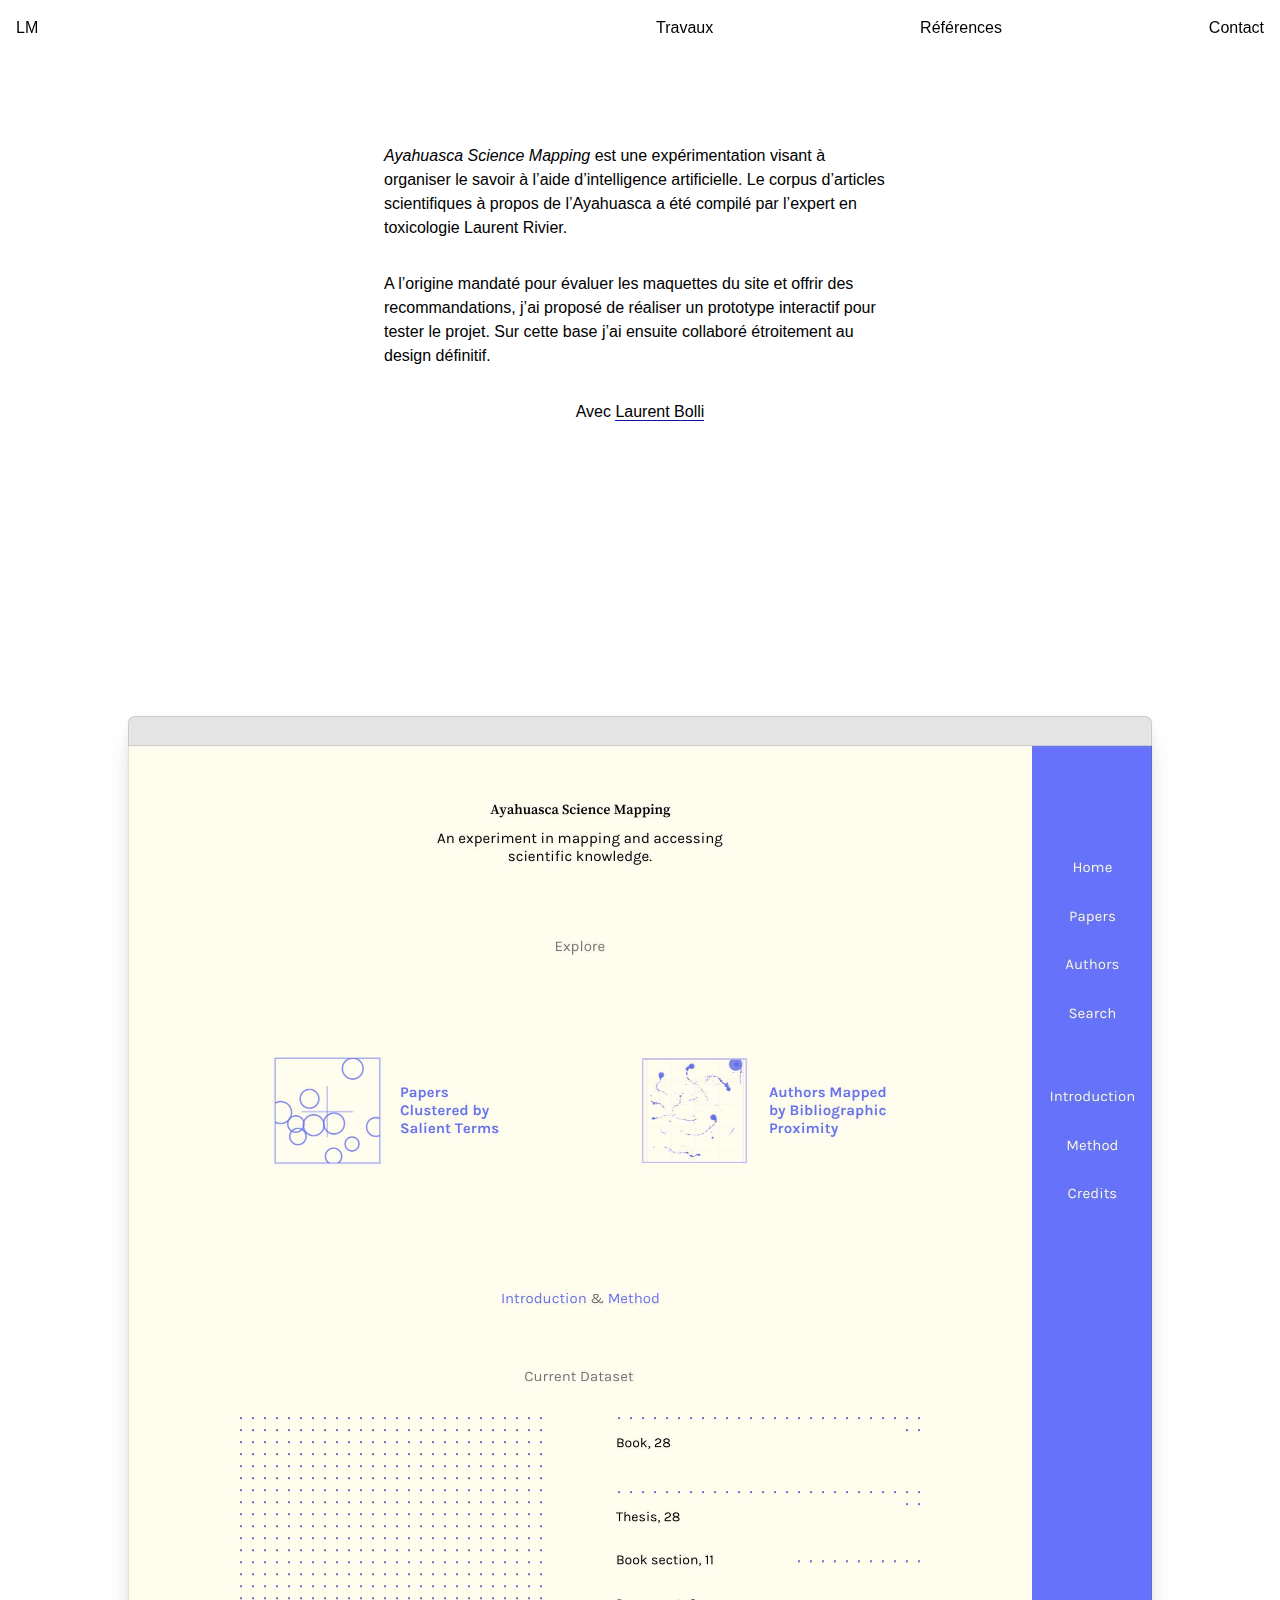
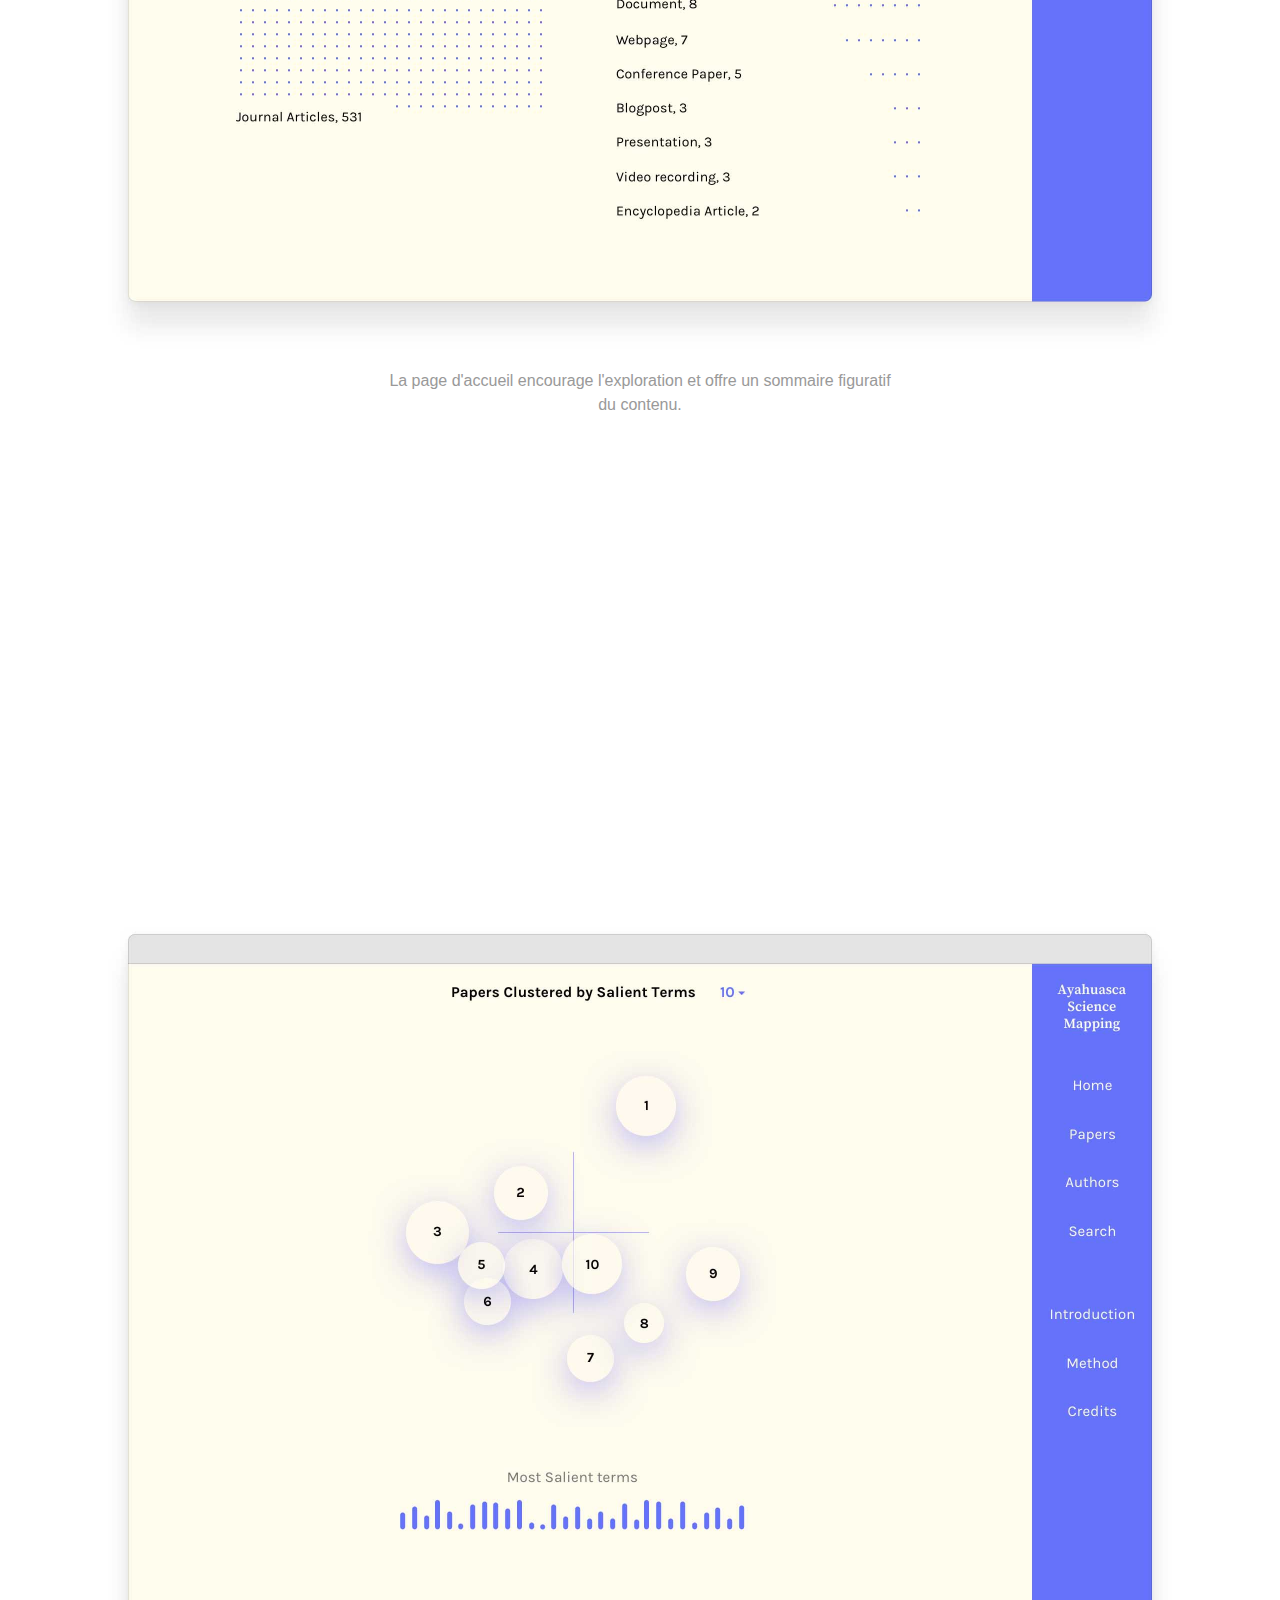
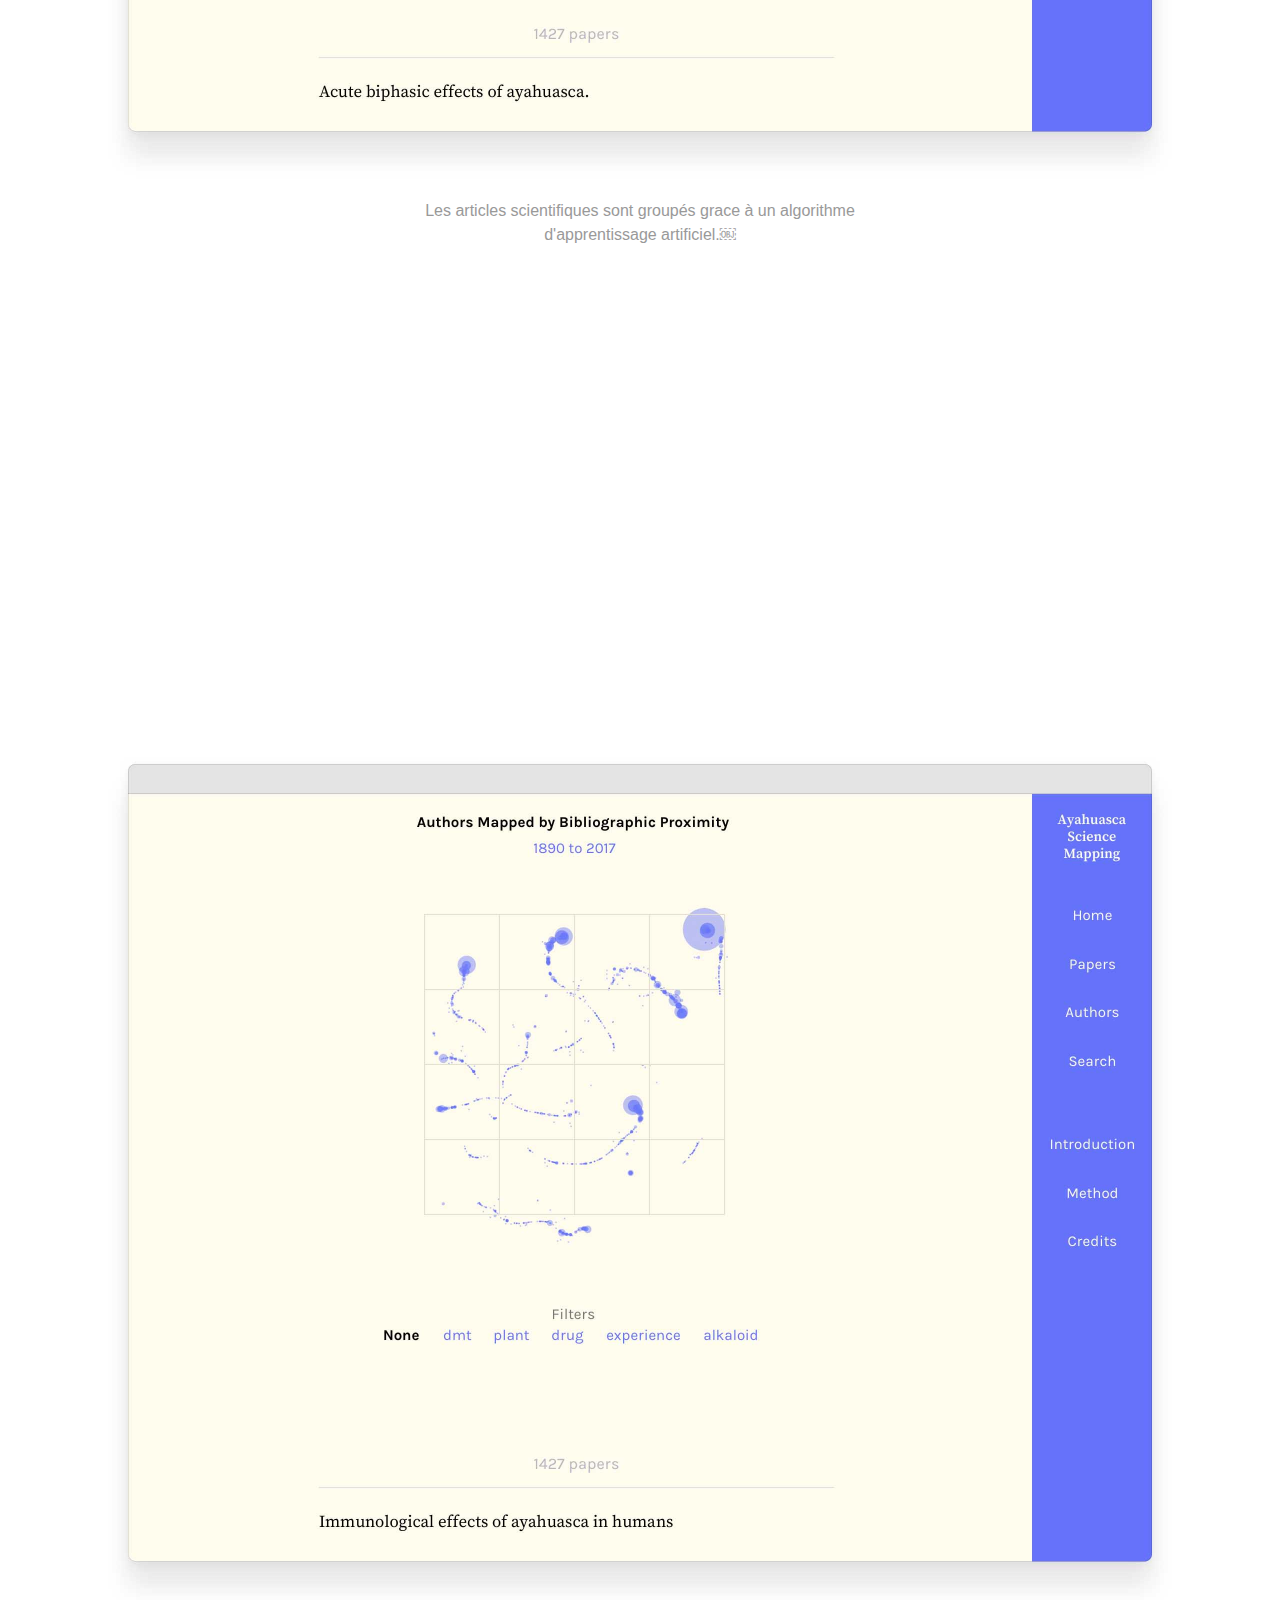
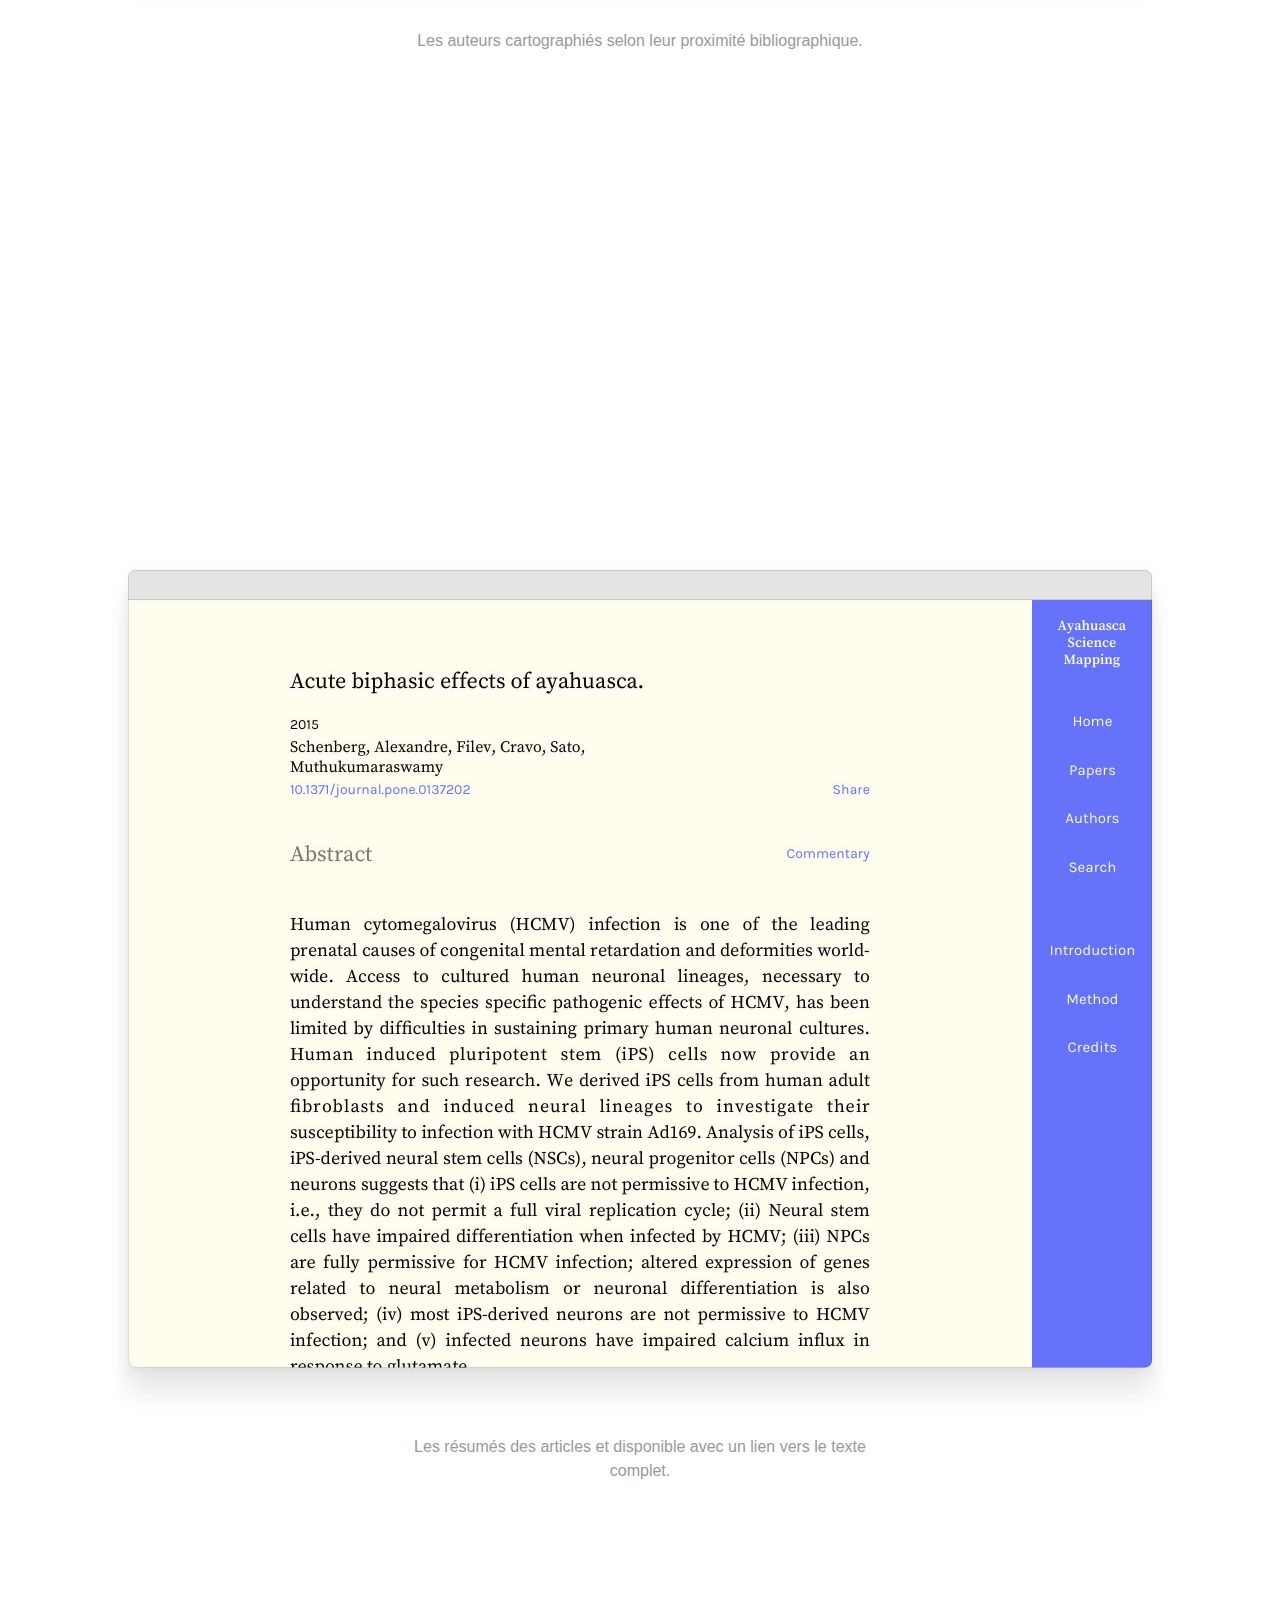
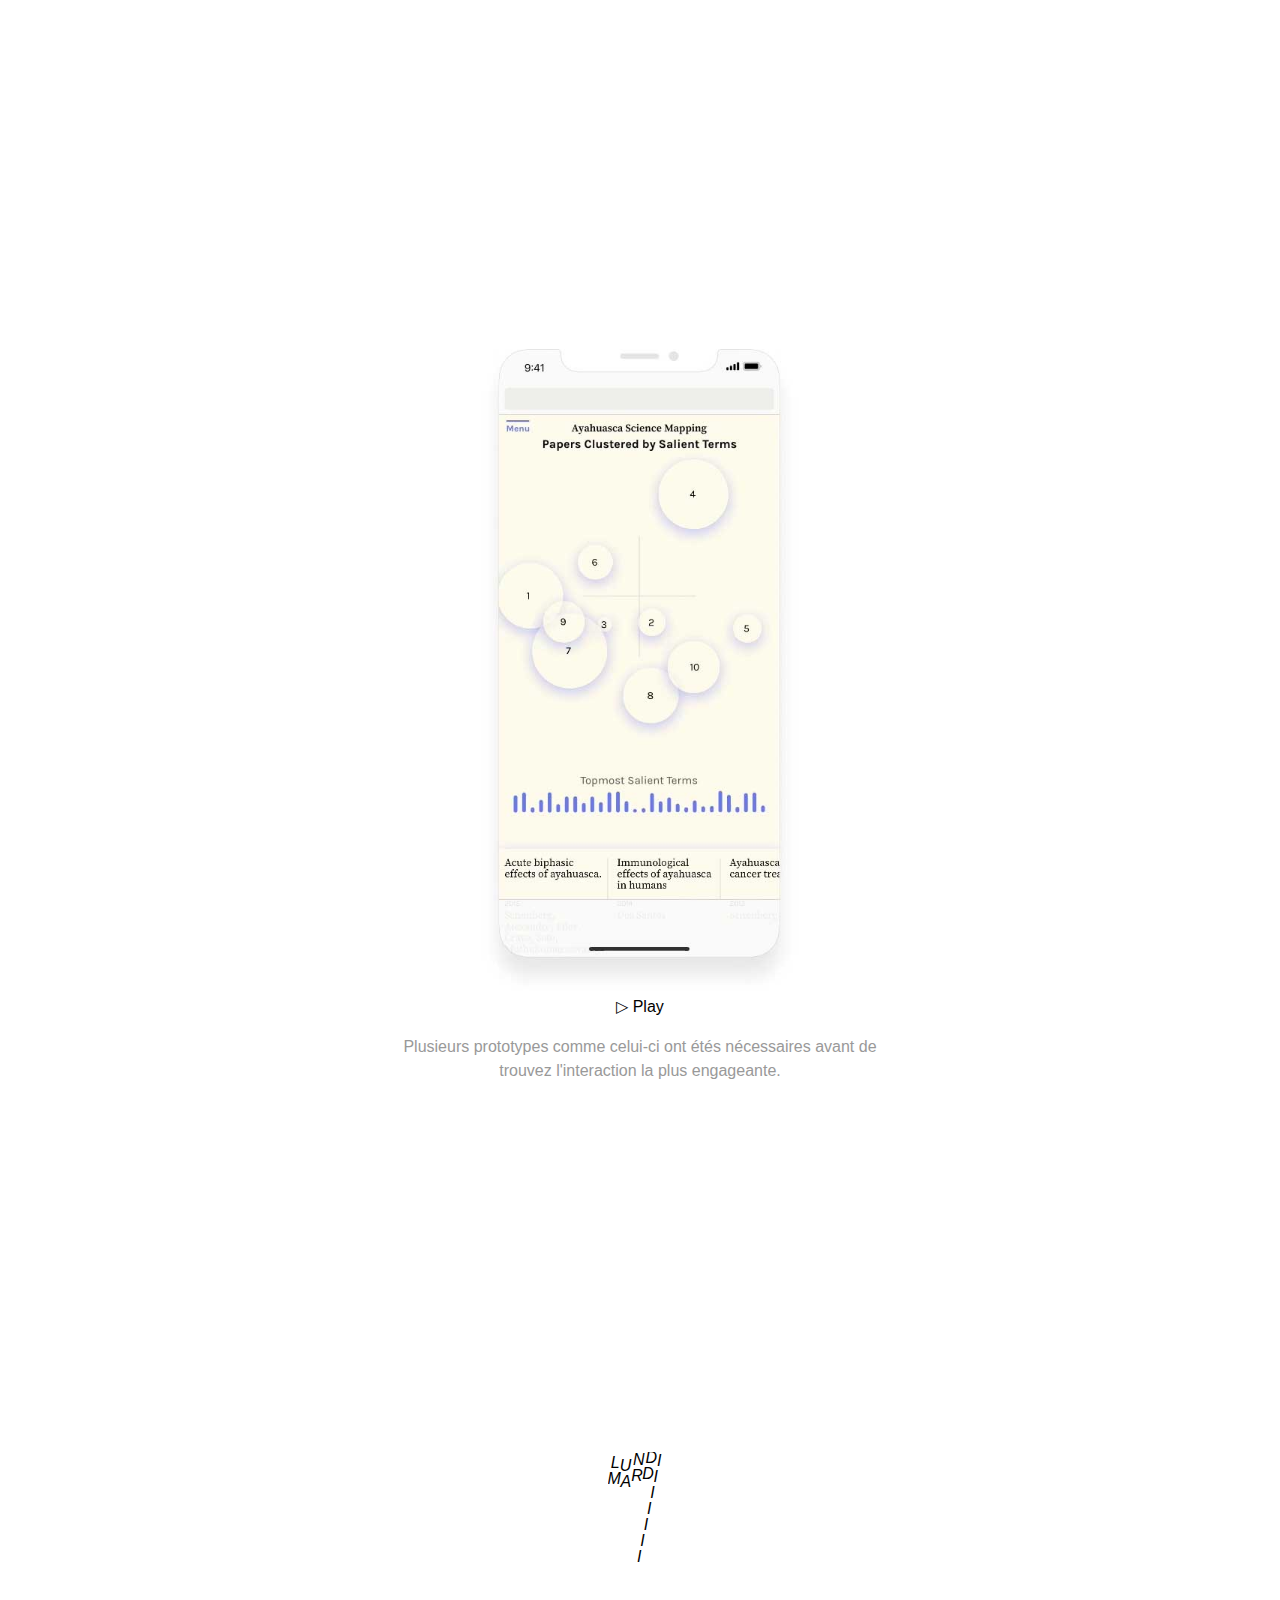
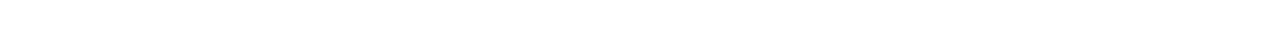
<file: ayahuasca.html>
<!DOCTYPE html>
<html>
	<head>
		<meta charset="utf-8">
		<meta name="viewport" content="width=device-width, initial-scale=1">
		
		<title>Ayahuasca Science Mapping × Lundi Mardi</title>
		
		<!-- // <script src="https://ajax.googleapis.com/ajax/libs/jquery/2.2.0/jquery.min.js"></script> -->
		<link href="css/styles-min.css" rel="stylesheet" type="text/css">
		
		<script src="libs/waypoints/lib/noframework.waypoints.min.js"></script>
		<script src="libs/waypoints/lib/shortcuts/inview.min.js"></script>
	</head>
	<body class="project">
<nav id="navigation" class="fixed w-100 w-50-l right-0 ph0-l ">
  <div class="scrollView nowrap overflow-x-auto h3 w-100-l right-0 flex-ns justify-between-ns ">
    <a id="masthead" href="index.html" class="dib mr4 ml3 pv3">LM </a>
    <a class="current-page-parent f5 dib mr3 pv3" href="index.html#projectItems" title="Travaux">Travaux</a>
    <!-- <a class="f5 dib mr3 pv3" href="index.html#services" title="Services">Services</a> -->
    <a class="f5 dib mr3 pv3" href="index.html#references" title="Références">Références</a>
    <!-- <a class=" f5 dib mr3 pv3" href="index.html#about" title="À propos">À propos</a> -->
    <a class="f5 dib mr3 pv3" href="index.html#contact" title="Contact">Contact</a>
    <!-- <a class="link dim f5 black dib mr3" href="#" title="Link 3">English</a> -->
  </div>
</nav>

<article class="work">
          
	<p><em>Ayahuasca Science Mapping</em> est une expérimentation visant à organiser le savoir à l’aide d’intelligence artificielle. Le corpus d’articles scientifiques à propos de l’Ayahuasca a été compilé par l’expert en toxicologie Laurent Rivier.</p>

	<p>A l’origine mandaté pour évaluer les maquettes du site et offrir des recommandations, j’ai proposé de réaliser un prototype interactif pour tester le projet. Sur cette base j’ai ensuite collaboré étroitement au design définitif.</p>
	<p>Avec <a href="http://www.lbconsulting.info">Laurent Bolli</a></p>
	 <div class="image-bloc">
	    <figure>
	    	<img src="images/Ayahuasca-Home.jpg">
	    	<figcaption>La page d'accueil encourage l'exploration et offre un sommaire figuratif du contenu.</figcaption>
	    </figure>
    </div>
    <div class="image-bloc">
      	<figure>
        <img src="images/Ayahuasca-Visualisation-Papers.jpg">
      	<figcaption>Les articles scientifiques sont groupés grace à un algorithme d'apprentissage artificiel.￼</figcaption>
      	</figure>
    </div>
    <div class="image-bloc">
	    <figure>
        	<img src="images/Ayahuasca-Visualisation-Authors.jpg">
        	<figcaption>Les auteurs cartographiés selon leur proximité bibliographique.</figcaption>
	    </figure>
	  </div>
	   <div class="image-bloc">
	      <figure>
          	<img src="images/Ayahuasca-Abstract.jpg">
          	<figcaption>Les résumés des articles et disponible avec un lien vers le texte complet.</figcaption>
	      </figure>
	    </div>
  <div class="image-bloc">
    <figure>
      <video id="video" src="images/Ayahuasca-Explore-Interaction.mp4" poster="images/Ayahuasca-Explore-Interaction-Poster.jpg" class="proto-video-X"  playsinline preload ></video>
      <!-- Video Controls -->
      <div id="video-controls">
        <button type="button" id="play-pause">▷ Play</button>
      </div>
      <figcaption>Plusieurs prototypes comme celui-ci ont étés nécessaires avant de trouvez l'interaction la plus engageante.</figcaption>
    </figure>
  </div>
</article>
    
    <footer class="flex justify-center">
      <a class="flag" href="index.html#intro">
        <img src="images/Drapeau.svg">
      </a>
    </footer>
  </body>
  <script src="javascript/min/colorReverser-min.js"></script>
  <script src="javascript/min/video-reader-min.js"></script>
  <script src="javascript/min/accordion-min.js"></script>
  <script src="javascript/min/onLoader-min.js"></script>

</html>
</file>
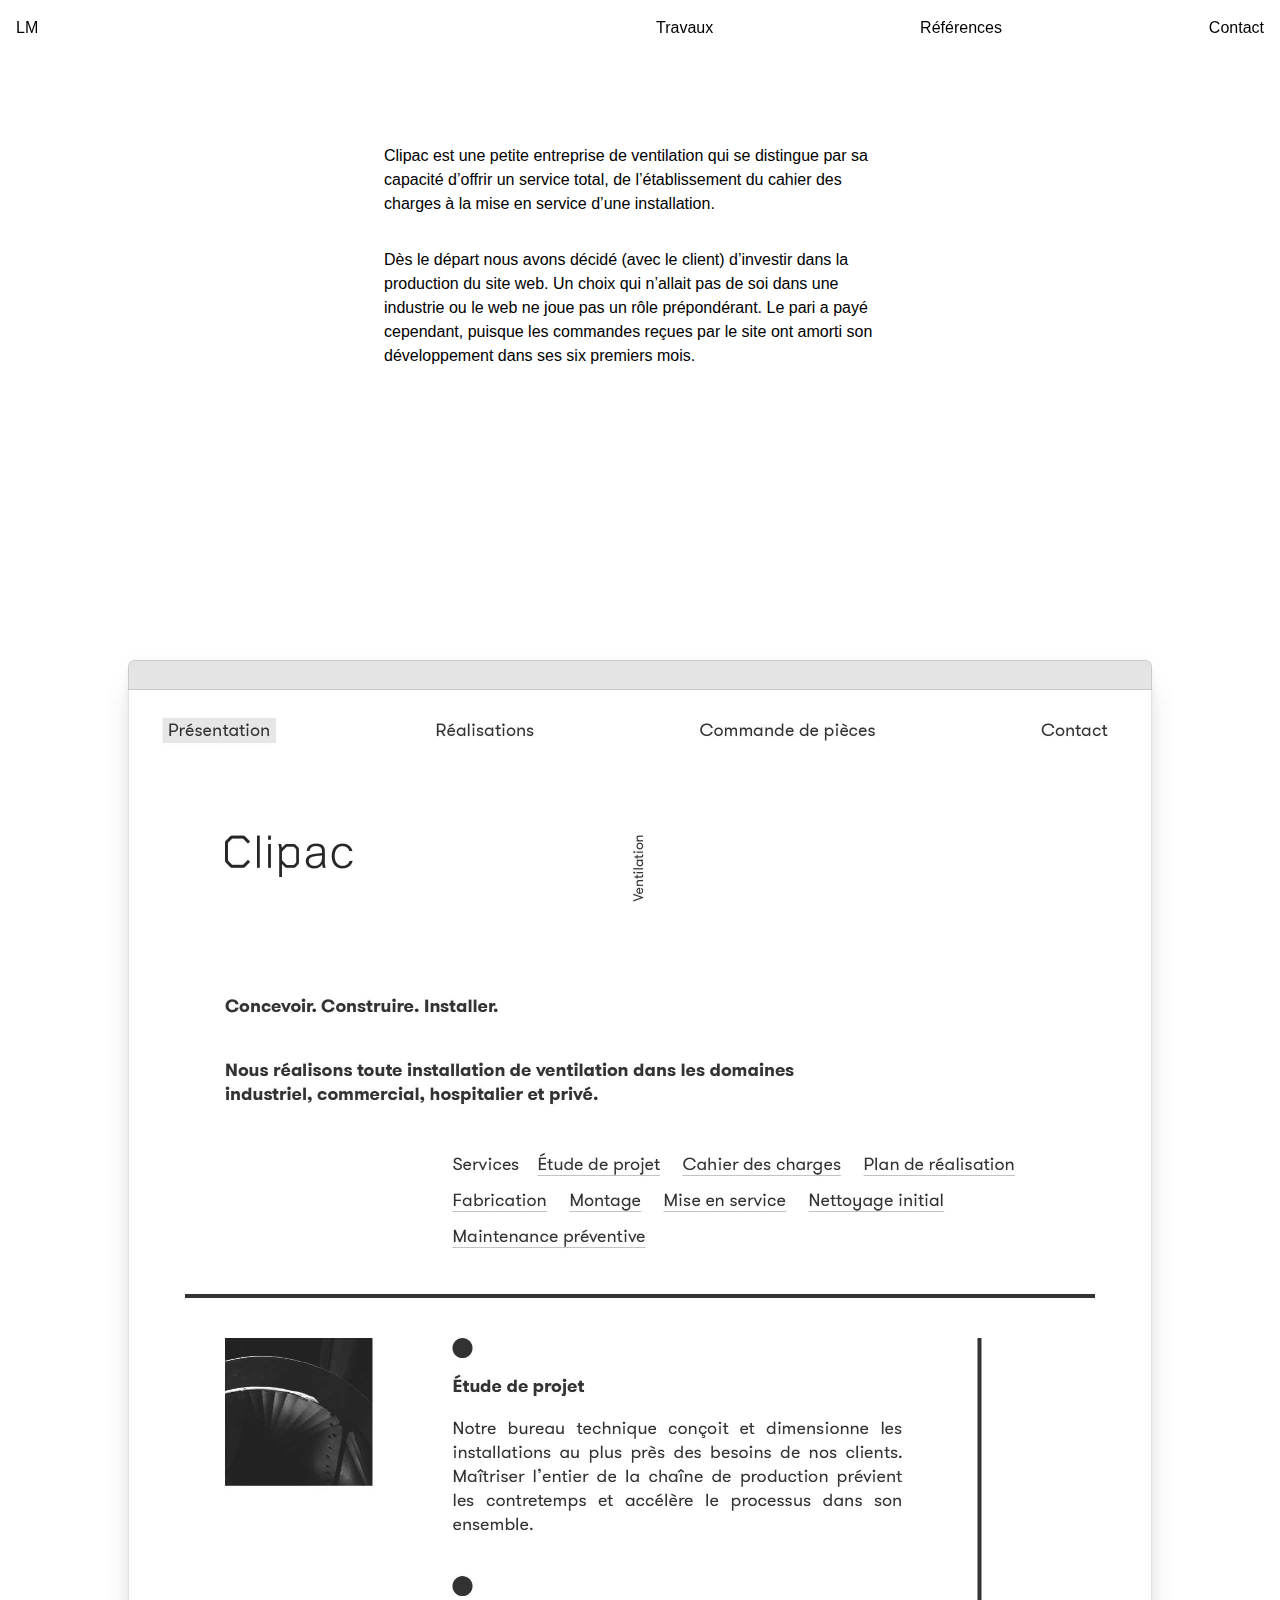
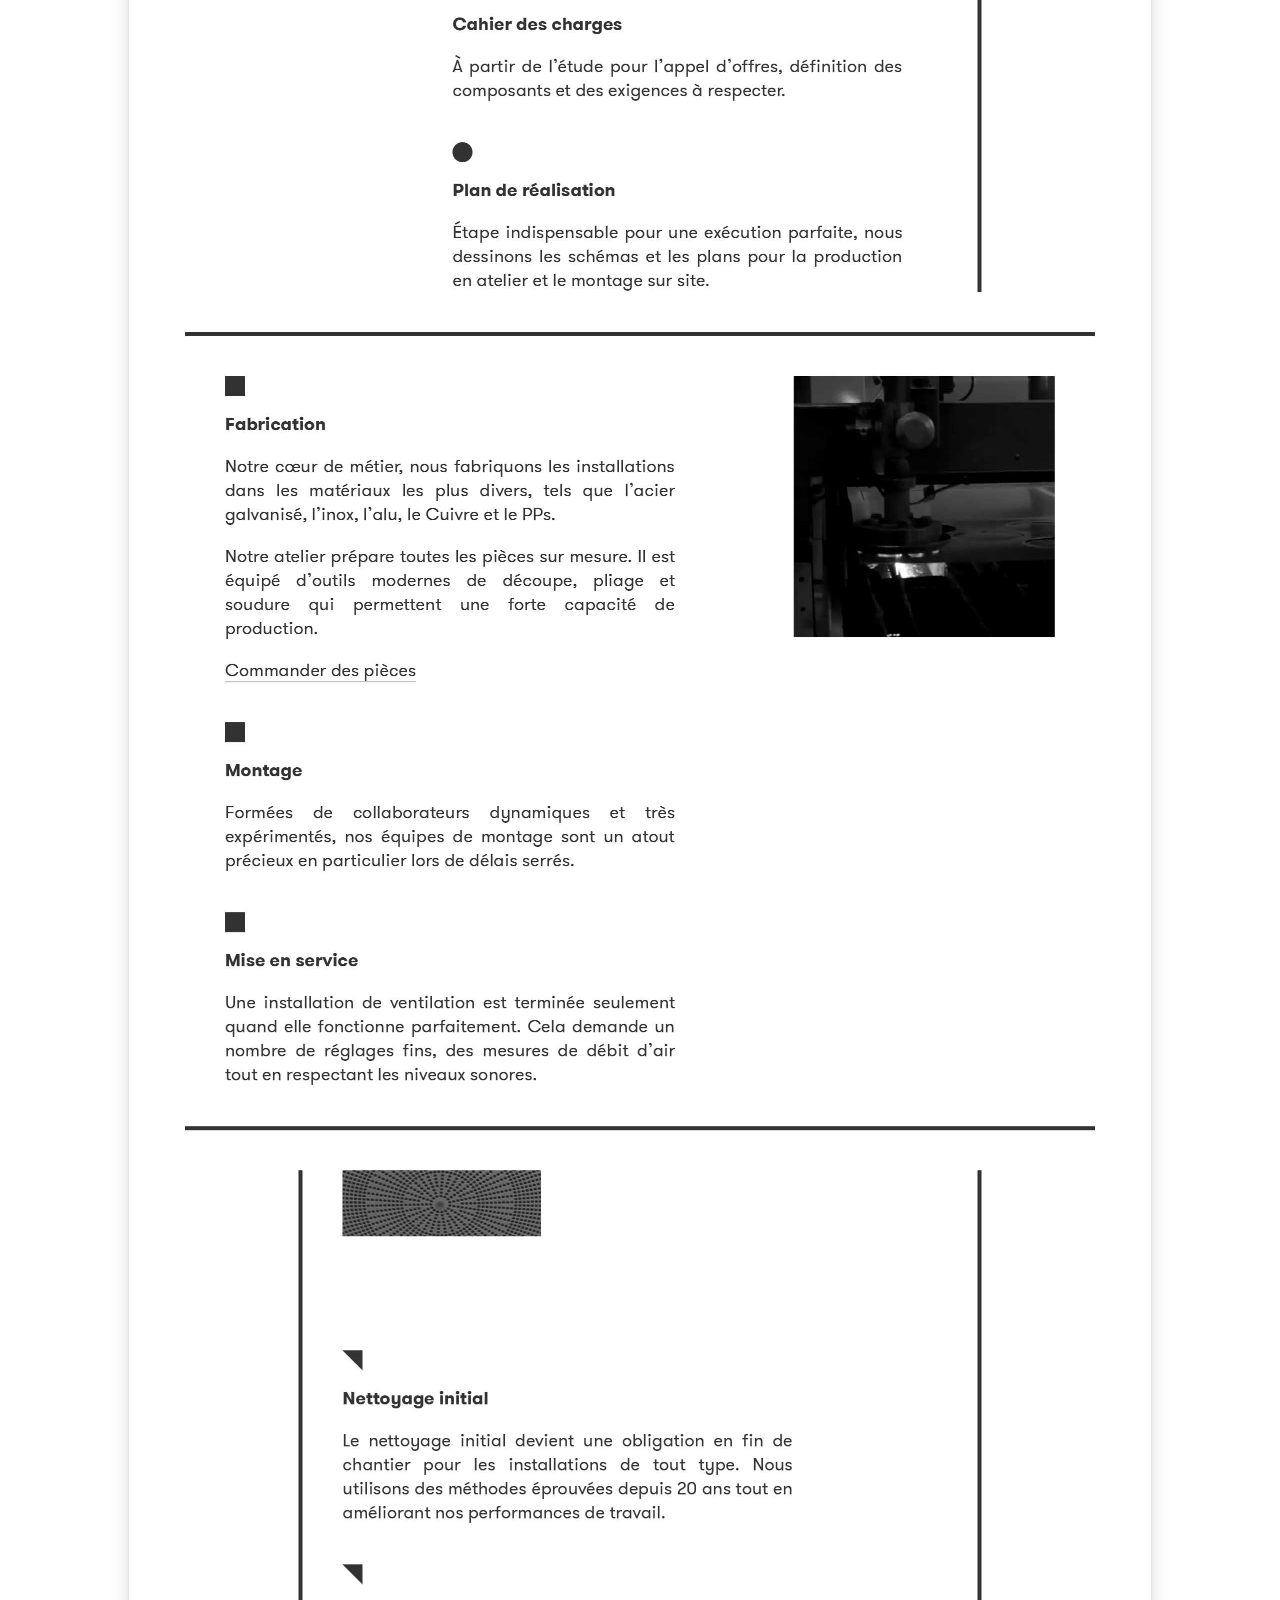
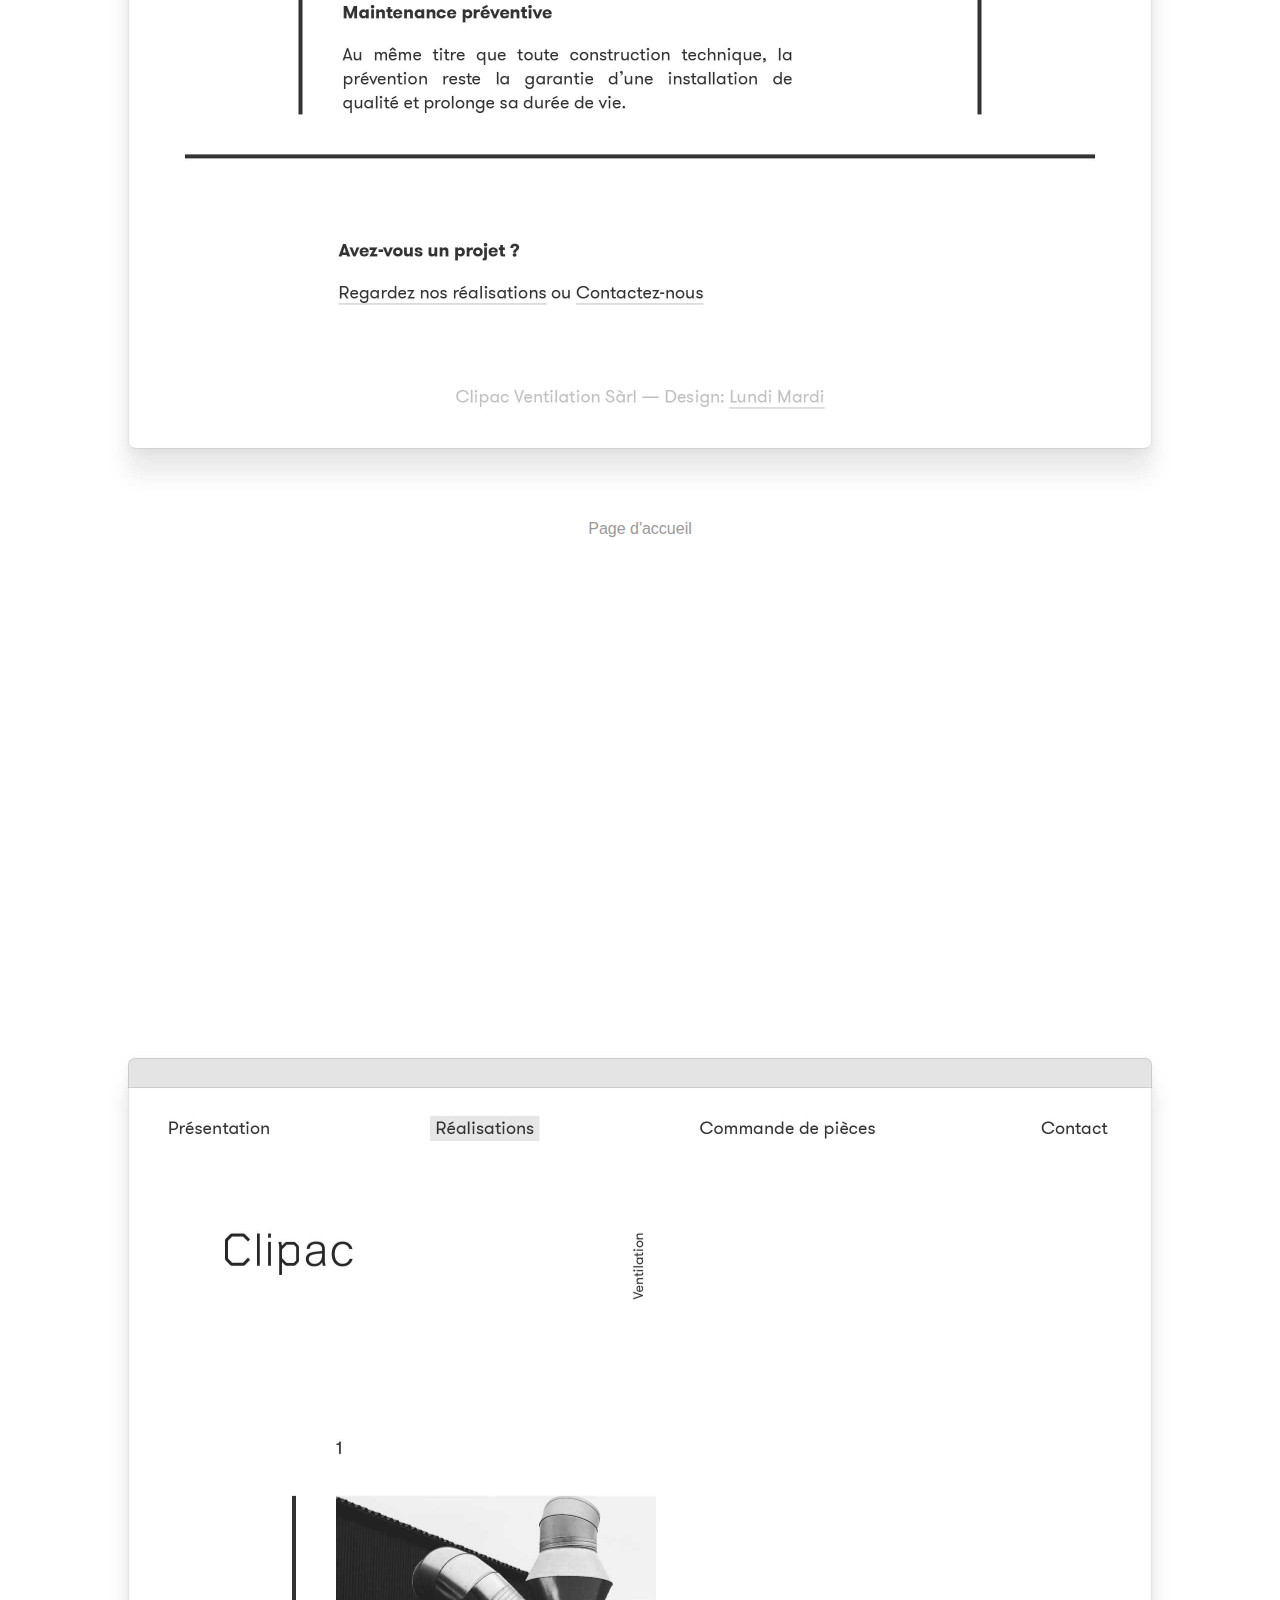
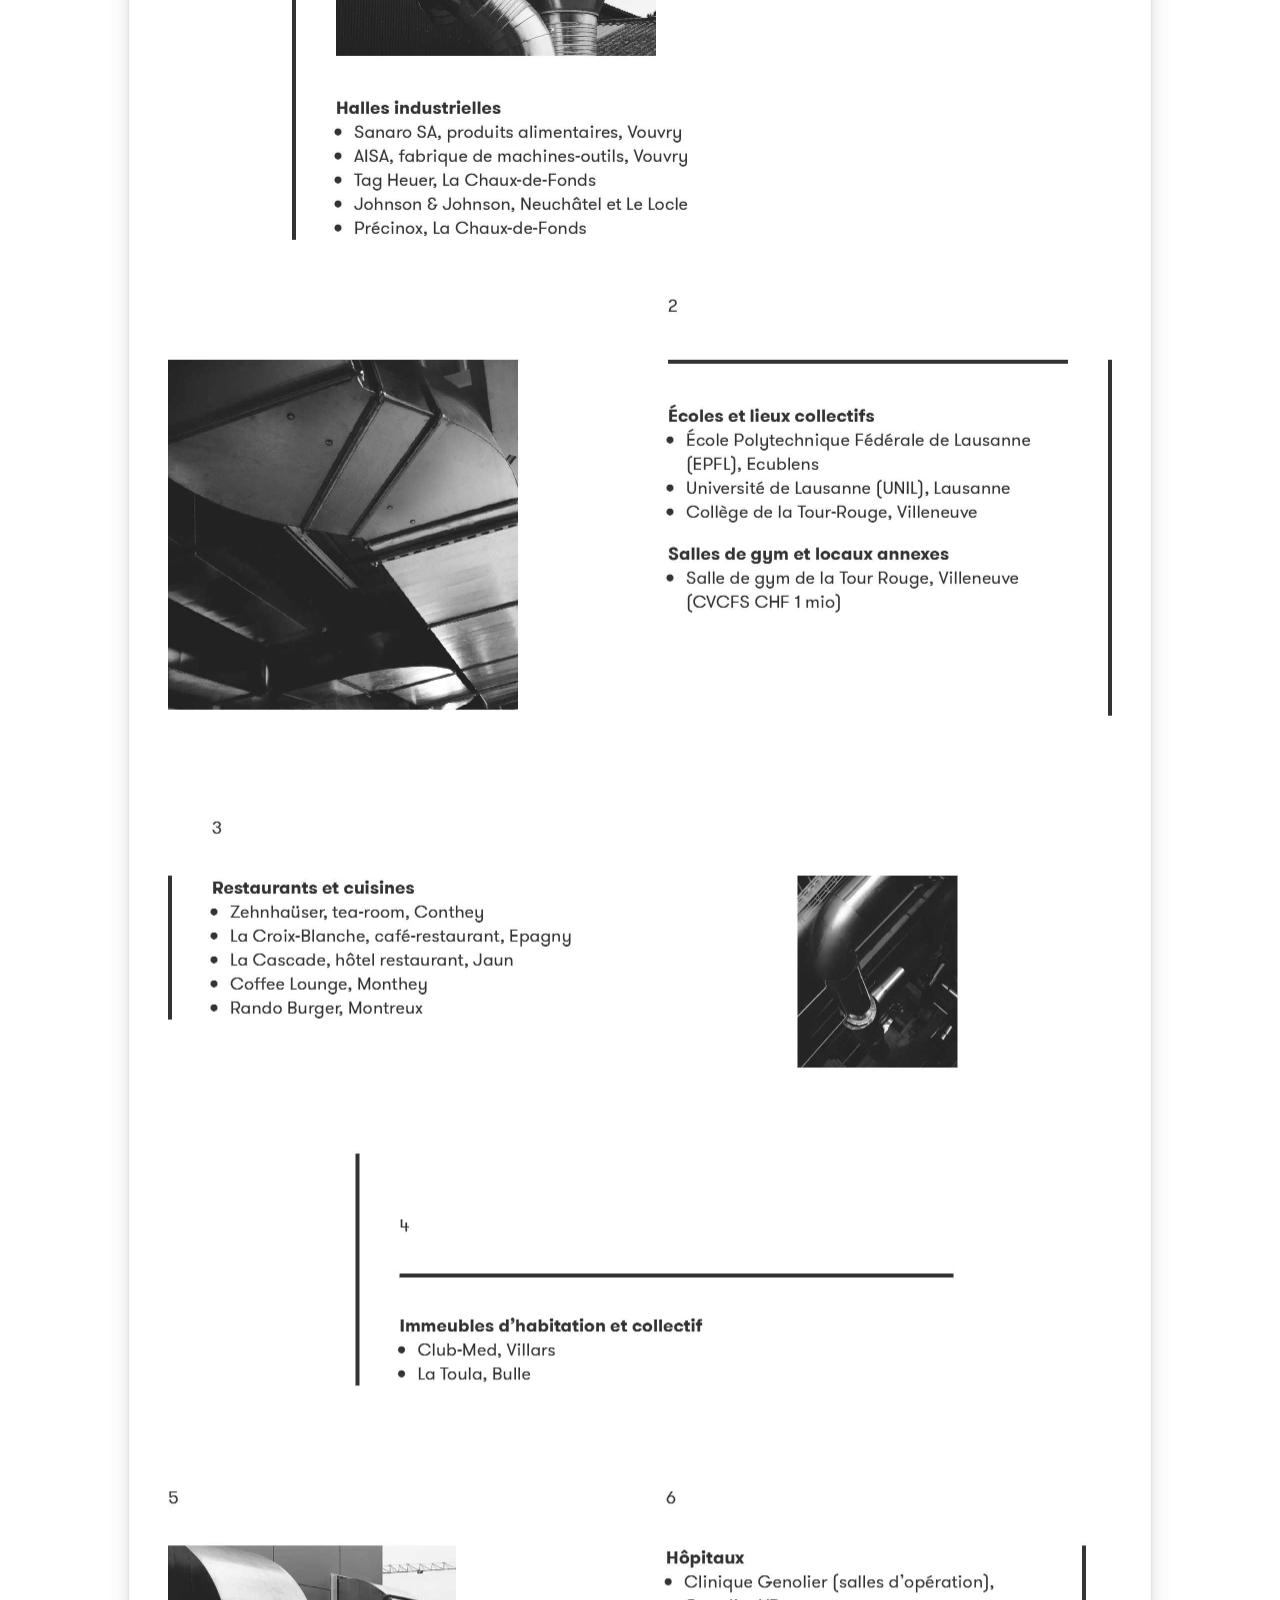
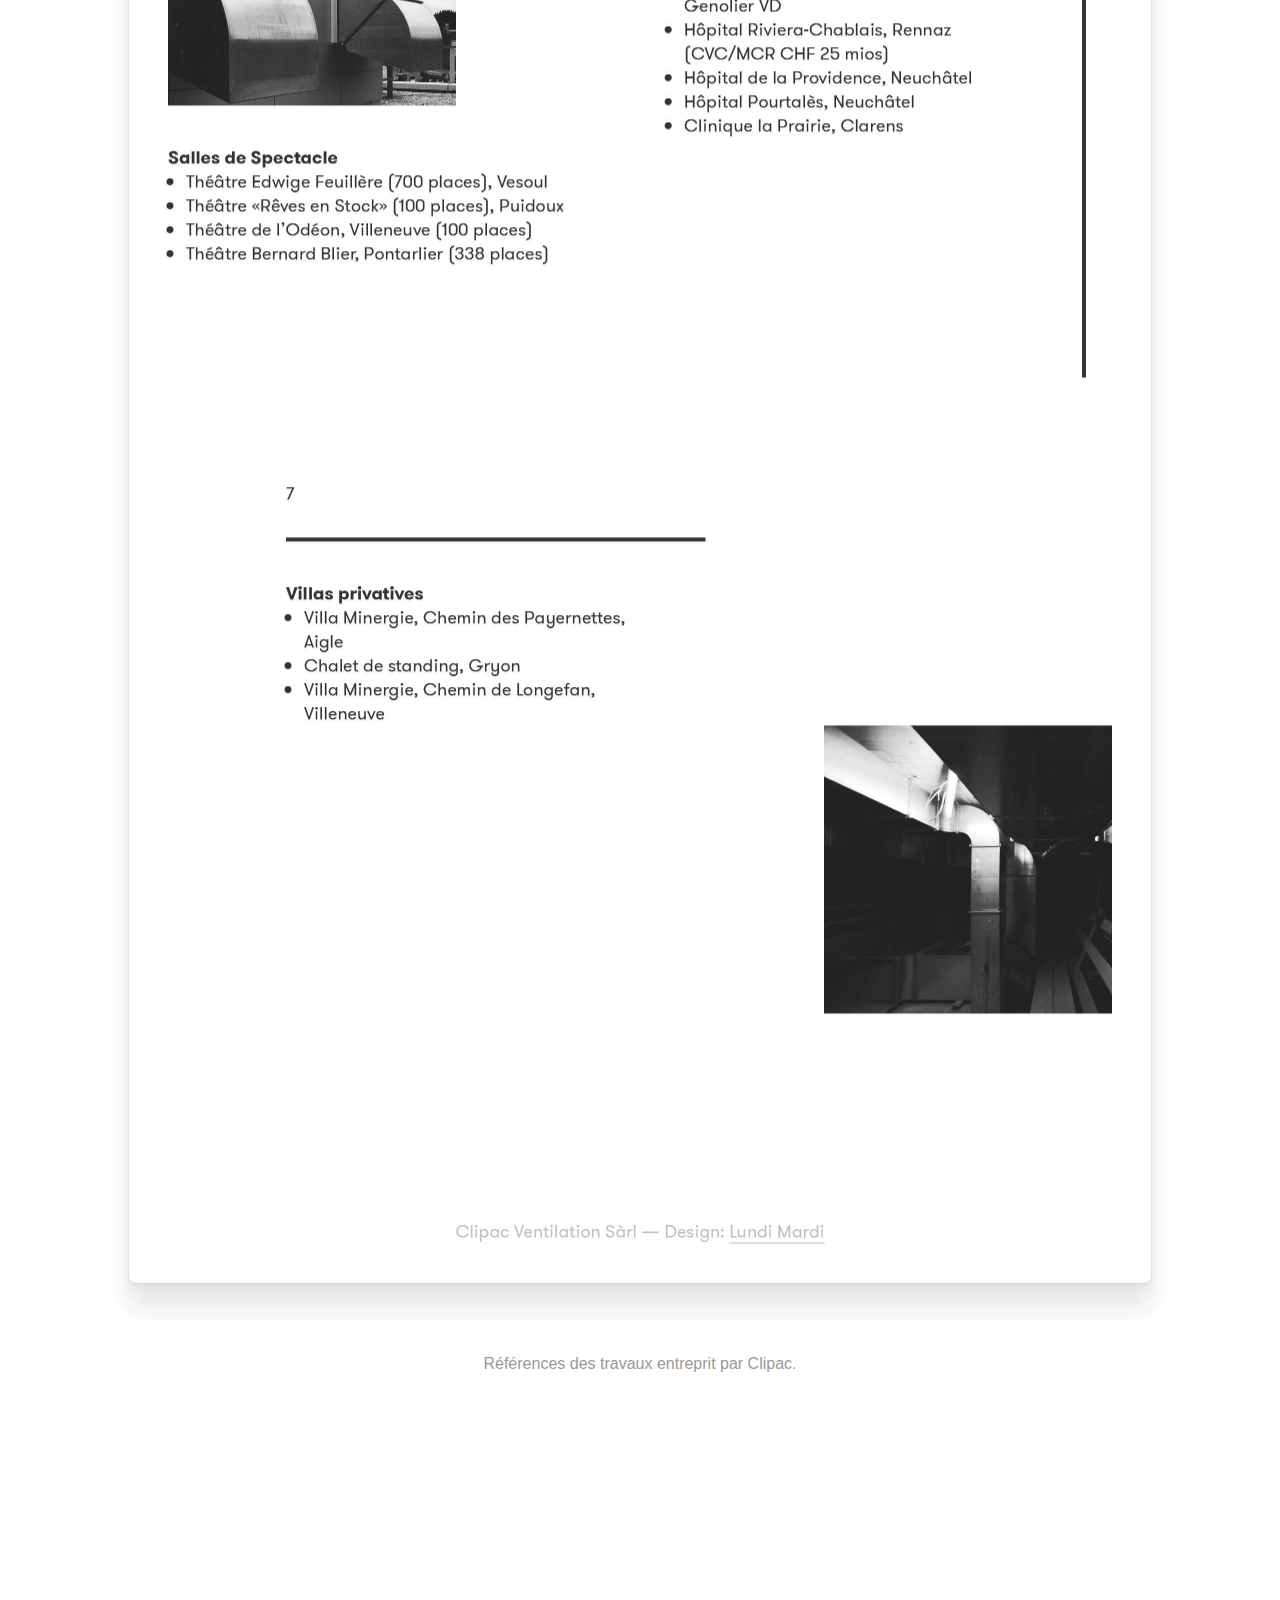
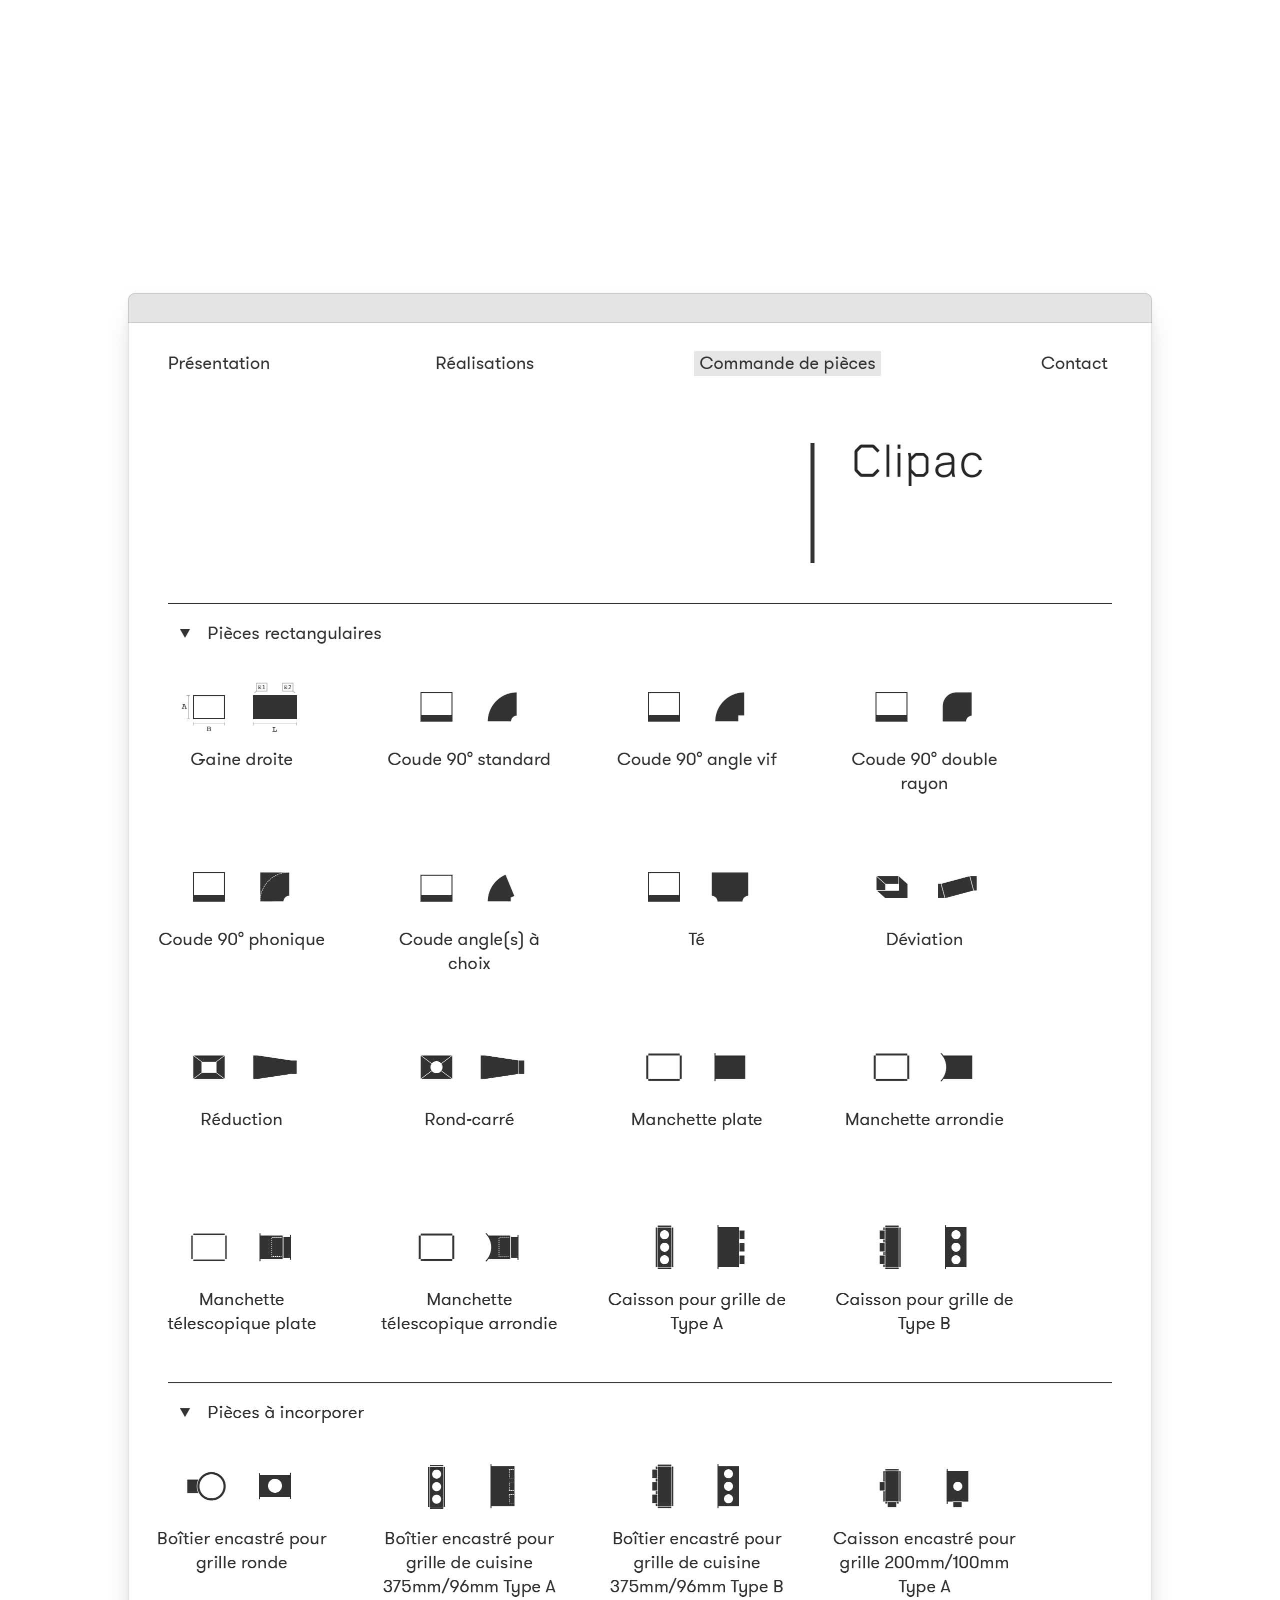
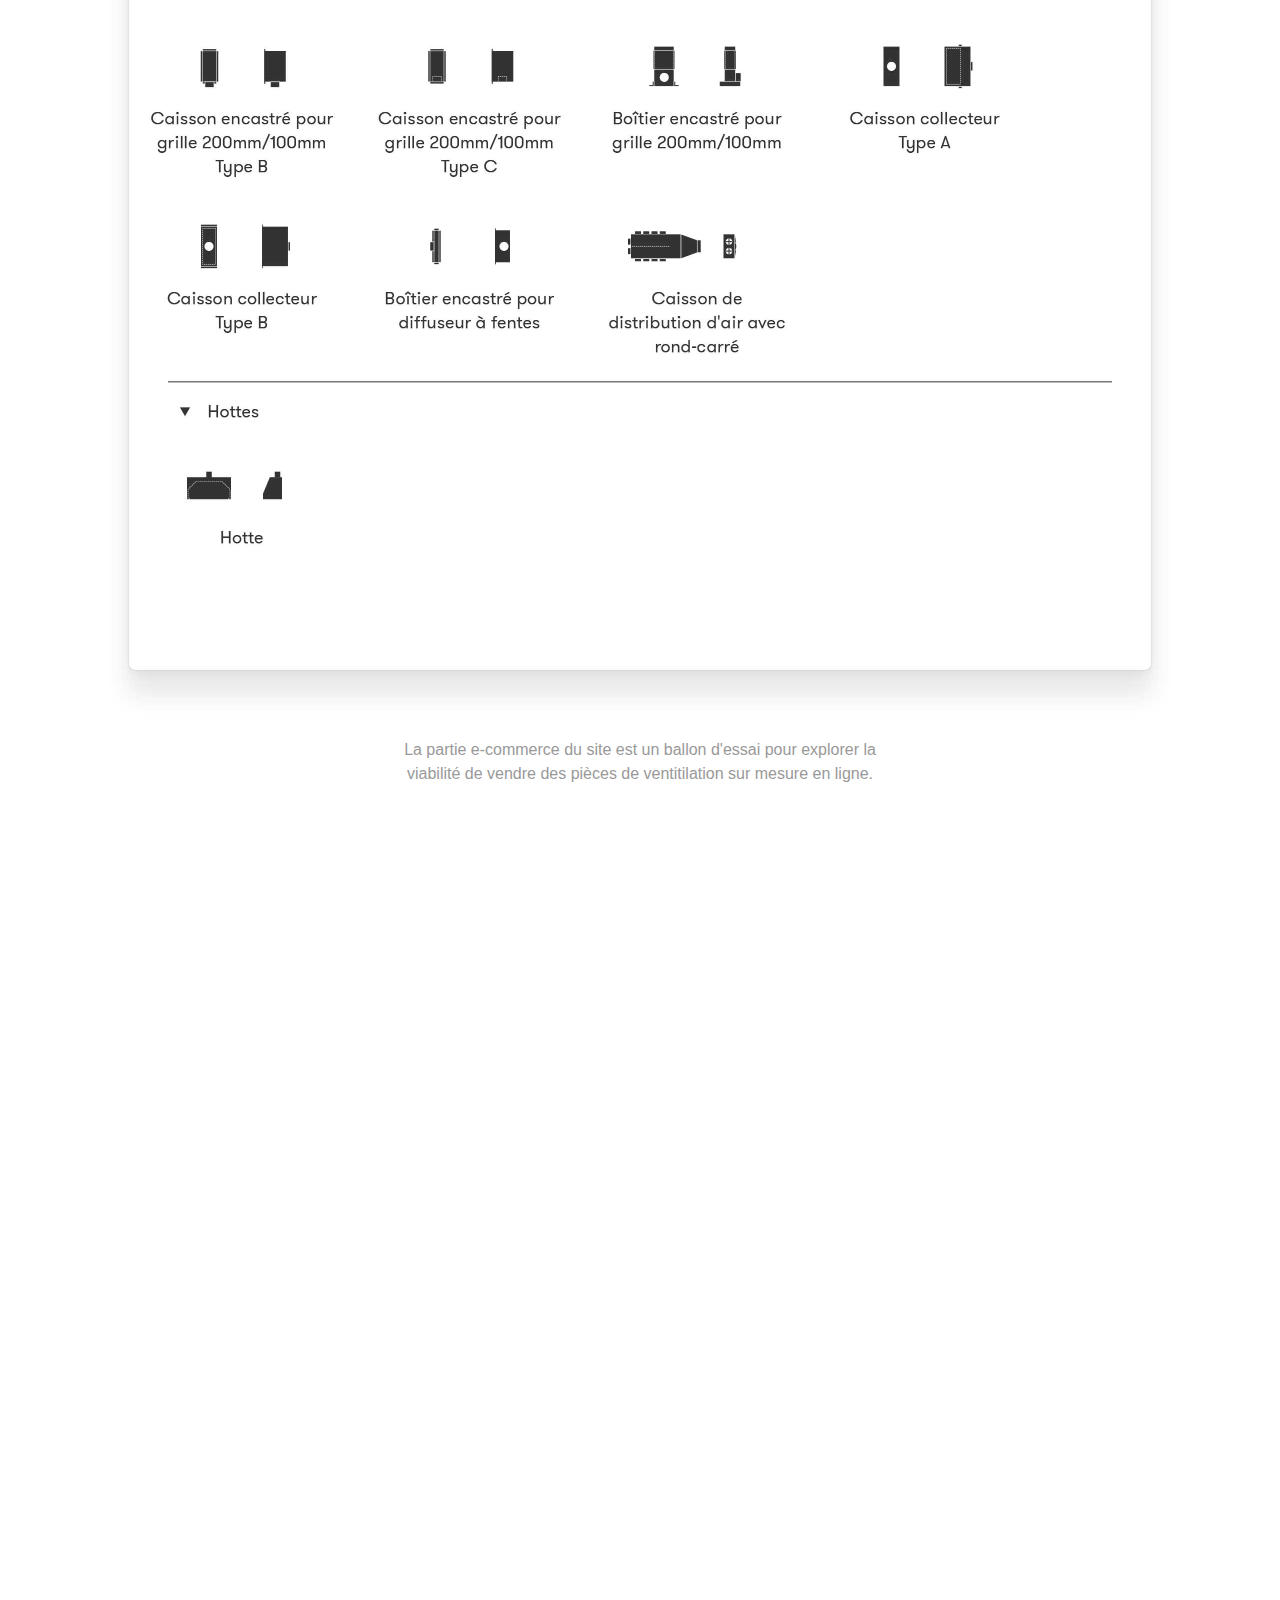
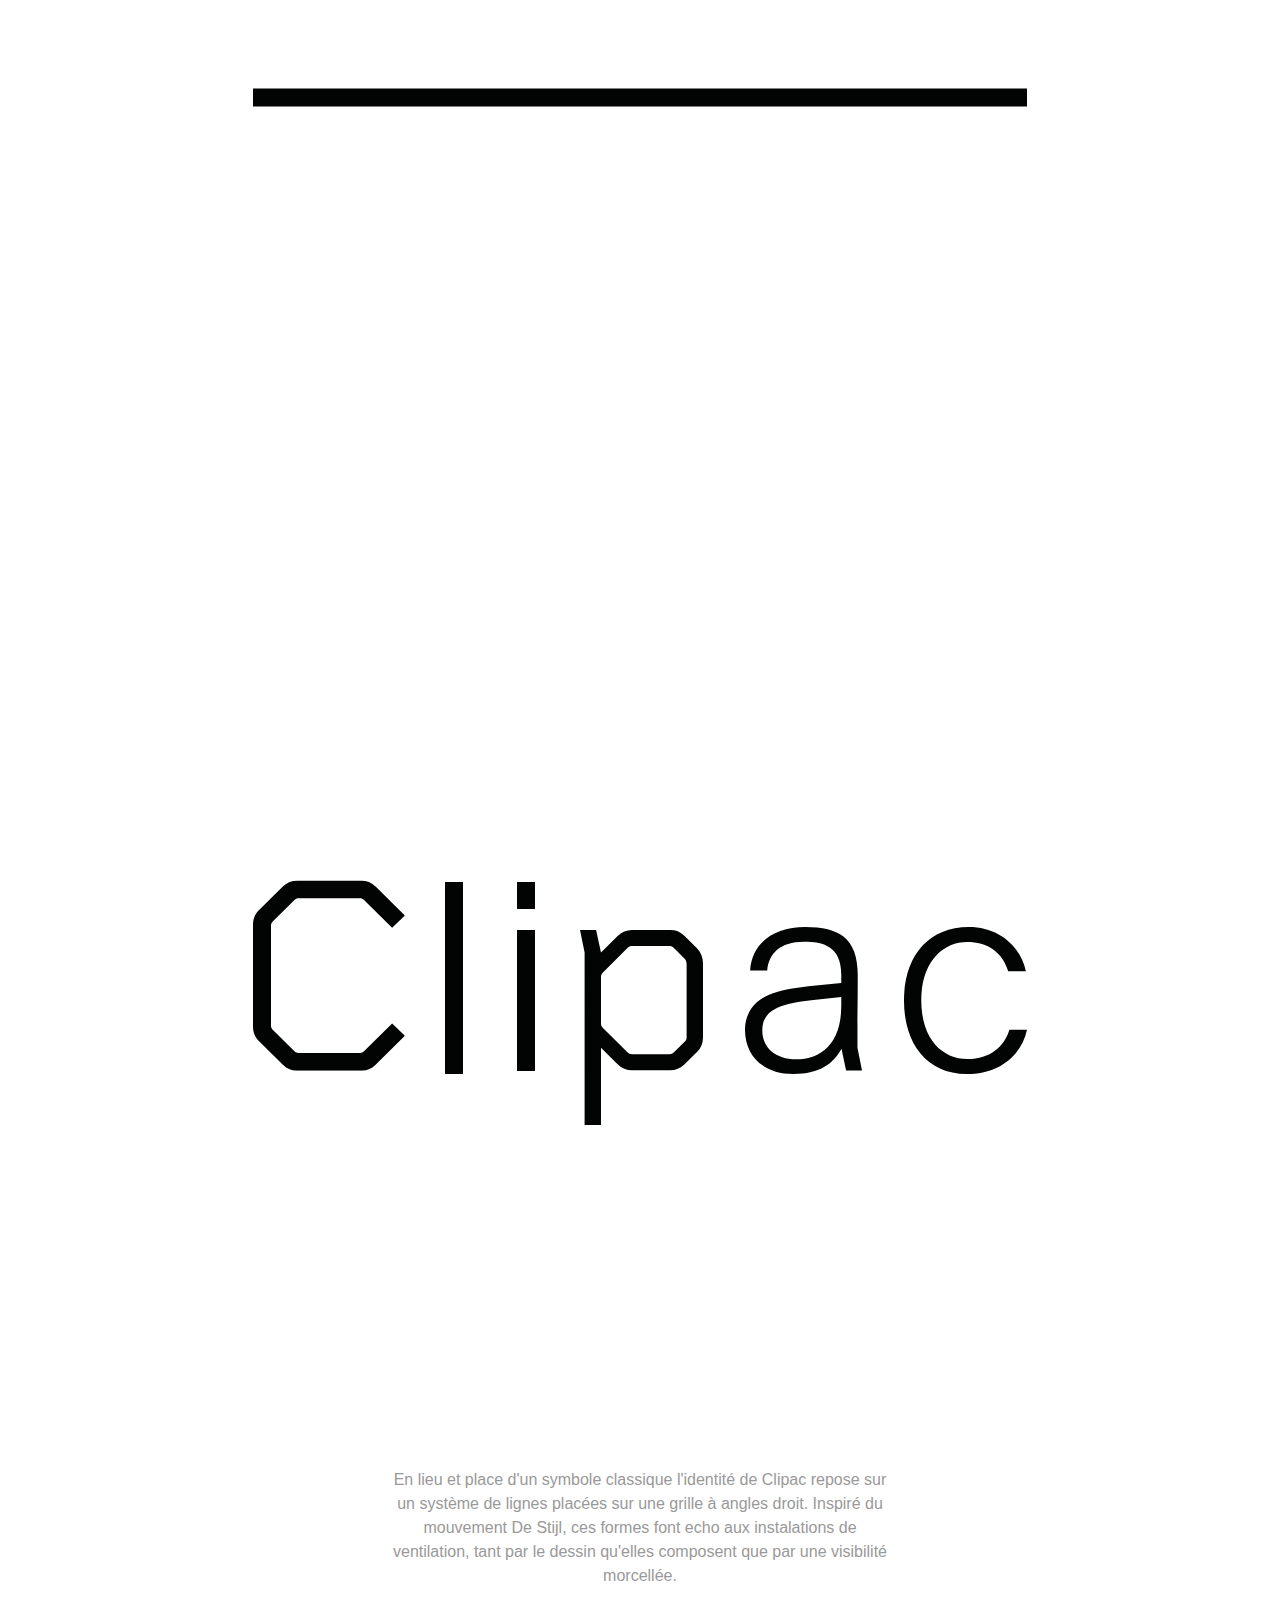
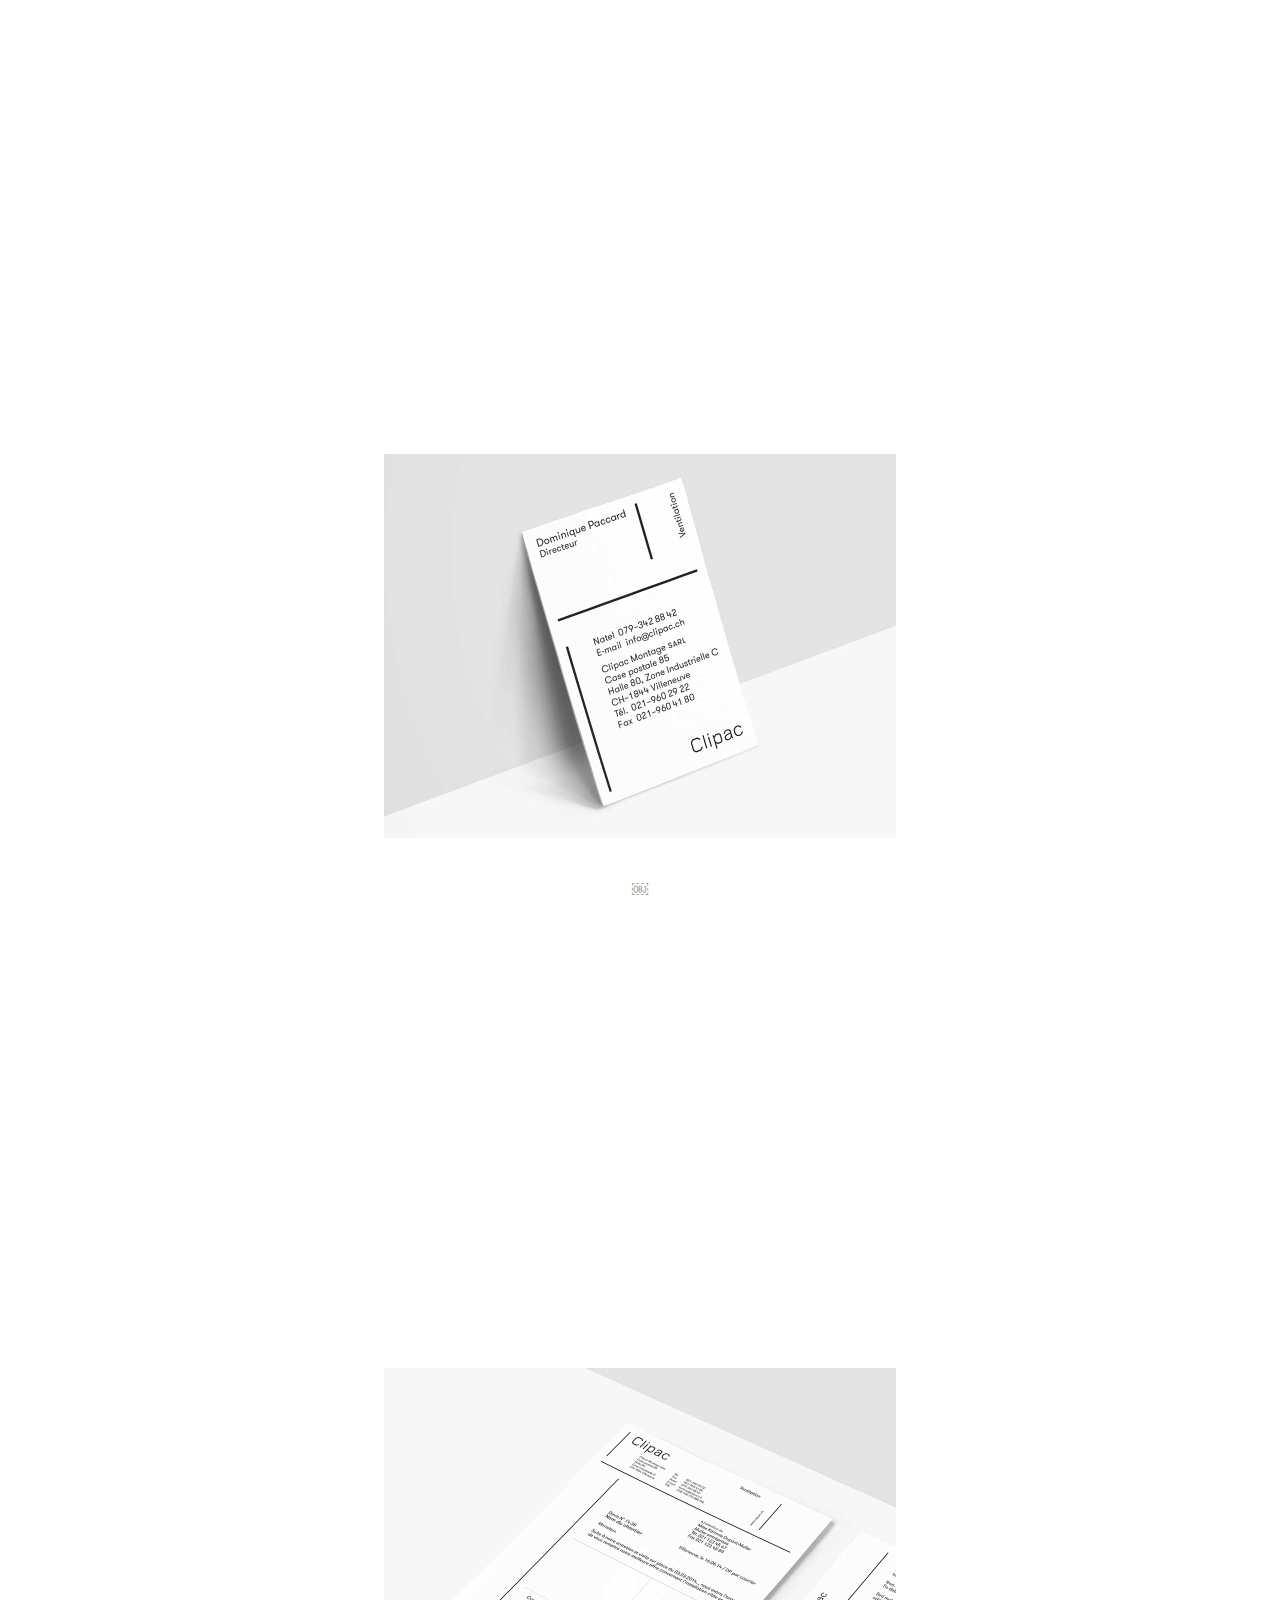
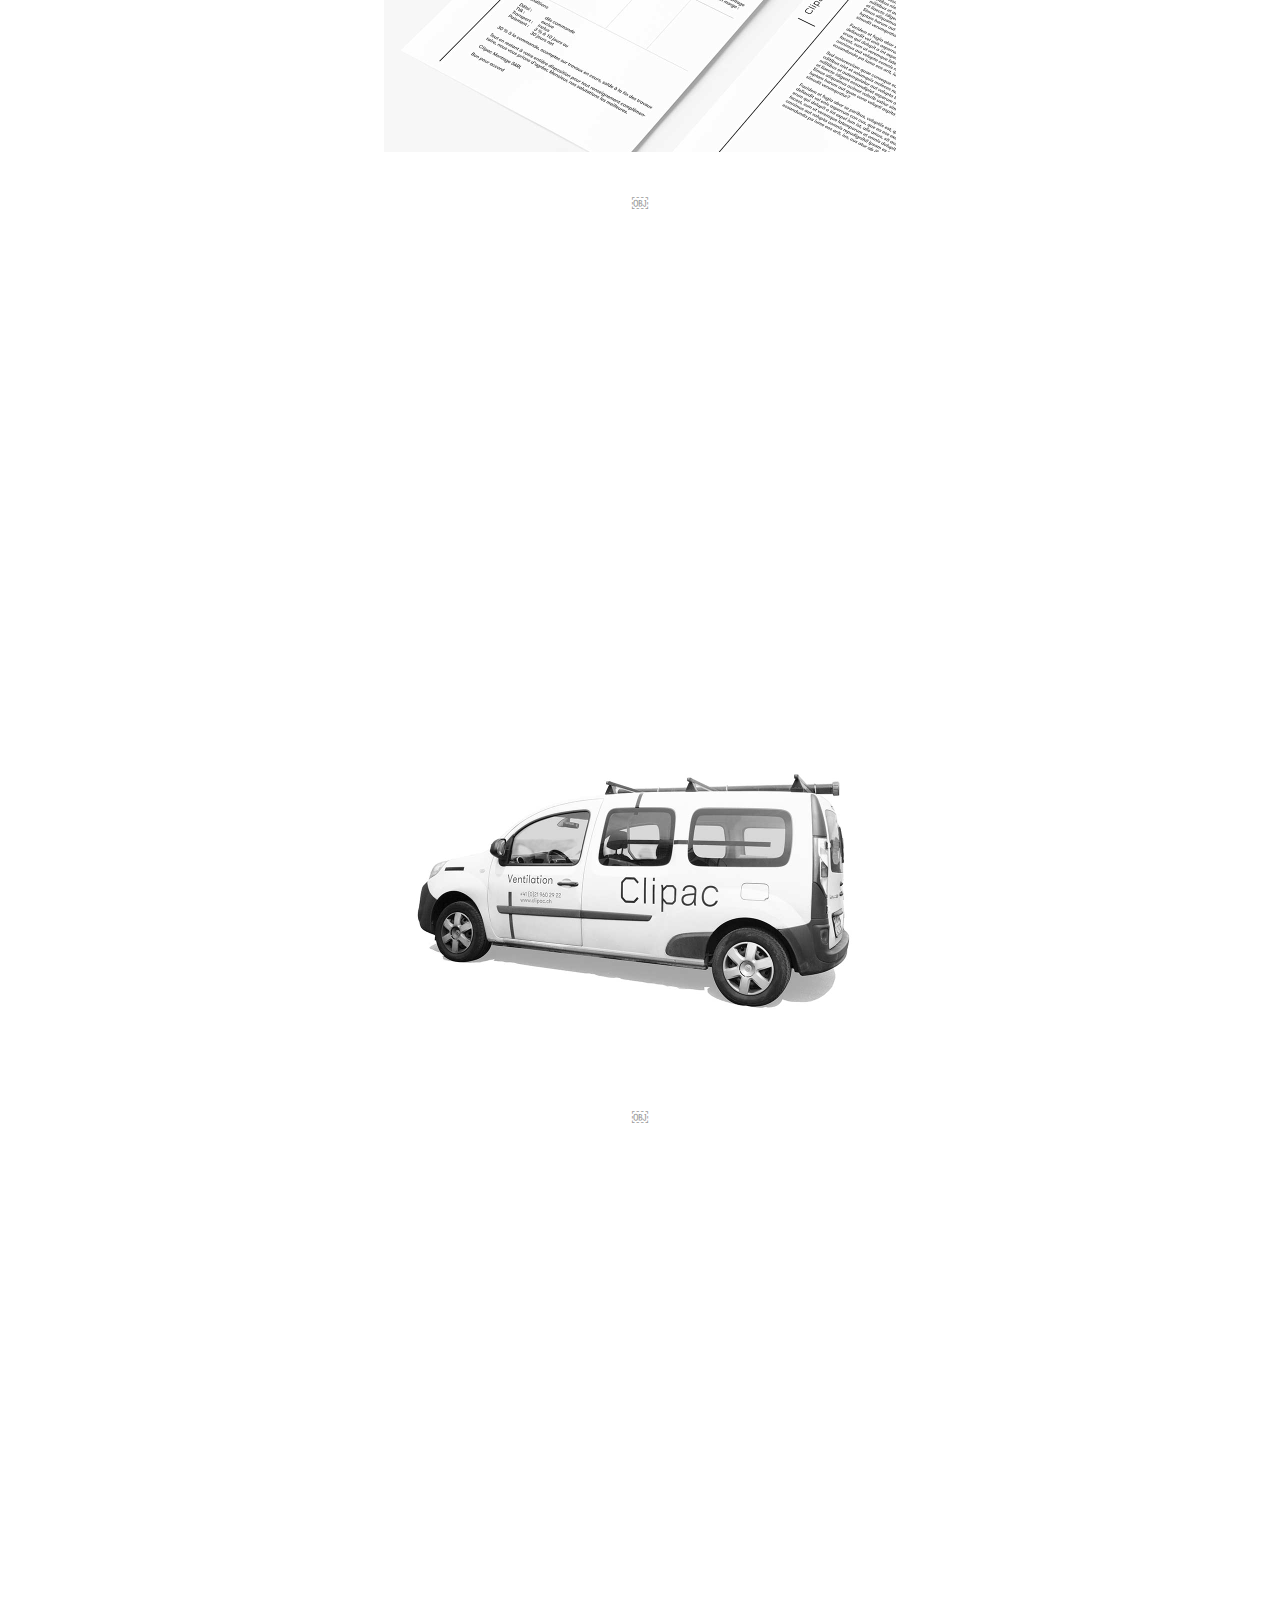
<file: clipac.html>
<!DOCTYPE html>
<html>
	<head>
		<meta charset="utf-8">
		<meta name="viewport" content="width=device-width, initial-scale=1">
		
		<title>Clipac × Lundi Mardi</title>
		
		<!-- // <script src="https://ajax.googleapis.com/ajax/libs/jquery/2.2.0/jquery.min.js"></script> -->
		<link href="css/styles-min.css" rel="stylesheet" type="text/css">
		
		<script src="libs/waypoints/lib/noframework.waypoints.min.js"></script>
		<script src="libs/waypoints/lib/shortcuts/inview.min.js"></script>
	</head>
	<body class="project">
<nav id="navigation" class="fixed w-100 w-50-l right-0 ph0-l ">
  <div class="scrollView nowrap overflow-x-auto h3 w-100-l right-0 flex-ns justify-between-ns ">
    <a id="masthead" href="index.html" class="dib mr4 ml3 pv3">LM </a>
    <a class="current-page-parent f5 dib mr3 pv3" href="index.html#projectItems" title="Travaux">Travaux</a>
    <!-- <a class="f5 dib mr3 pv3" href="index.html#services" title="Services">Services</a> -->
    <a class="f5 dib mr3 pv3" href="index.html#references" title="Références">Références</a>
    <!-- <a class=" f5 dib mr3 pv3" href="index.html#about" title="À propos">À propos</a> -->
    <a class="f5 dib mr3 pv3" href="index.html#contact" title="Contact">Contact</a>
    <!-- <a class="link dim f5 black dib mr3" href="#" title="Link 3">English</a> -->
  </div>
</nav>

<article class="work">
  <p>Clipac est une petite entreprise de ventilation qui se distingue par sa capacité d’offrir un service total, de l’établissement du cahier des charges à la mise en service d’une installation.</p>
  
  <p>Dès le départ nous avons décidé (avec le client) d’investir dans la production du site web. Un choix qui n’allait pas de soi dans une industrie ou le web ne joue pas un rôle prépondérant. Le pari a payé cependant, puisque les commandes reçues par le site ont amorti son développement dans ses six premiers mois.</p>
	<div class="image-bloc">
		<figure>
		  <img src="images/Clipac-Home.jpg">
		  <figcaption>Page d'accueil</figcaption>
		</figure>
	</div>
	<div class="image-bloc">
		<figure>
			<img src="images/Clipac-Projects.jpg">
			<figcaption>Références des travaux entreprit par Clipac.</figcaption>
		</figure>
	</div>
  <div class="image-bloc">
	  <figure>
	    <img src="images/Clipac-eCommerce.jpg">
	    <figcaption>La partie e-commerce du site est un ballon d'essai pour explorer la viabilité de vendre des pièces de ventitilation sur mesure en ligne.</figcaption>
	  </figure>
	</div>
	<div class="image-bloc">
		<figure>
		  <img src="images/Clipac-Identity-System.svg">
		    <img src="images/Clipac-Identity-Logo.svg">
		    <figcaption>En lieu et place d'un symbole classique l'identité de Clipac repose sur un système de lignes placées sur une grille à angles droit. Inspiré du mouvement De Stijl, ces formes font echo aux instalations de ventilation, tant par le dessin qu'elles composent que par une visibilité morcellée.</figcaption>
	  </figure>
	</div>
	<div class="image-bloc">
		<figure>
			<div class="detail-crop">
				<img src="images/Clipac-Business-Card.jpg">
			</div>
			<figcaption>￼</figcaption>
		</figure>
	</div>
	<div class="image-bloc">
		<figure>
			<div class="detail-crop">
				<img src="images/Clipac-Stationery.jpg">
			</div>
			<figcaption>￼</figcaption>
		</figure>
	</div>
	<div class="image-bloc">
		<figure>
			<div class="detail-crop">
				<img src="images/Clipac-Livery.jpg">
			</div>
			<figcaption>￼</figcaption>
		</figure>
	</div>
	<div class="image-bloc">
		<figure>
			<div class="detail-crop">
				<img src="images/Clipac-TShirt.jpg">
			</div>
			<figcaption>￼</figcaption>
		</figure>
	</div>
</article>

    
    <footer class="flex justify-center">
      <a class="flag" href="index.html#intro">
        <img src="images/Drapeau.svg">
      </a>
    </footer>
  </body>
  <script src="javascript/min/colorReverser-min.js"></script>
  <script src="javascript/min/video-reader-min.js"></script>
  <script src="javascript/min/accordion-min.js"></script>
  <script src="javascript/min/onLoader-min.js"></script>

</html>
</file>
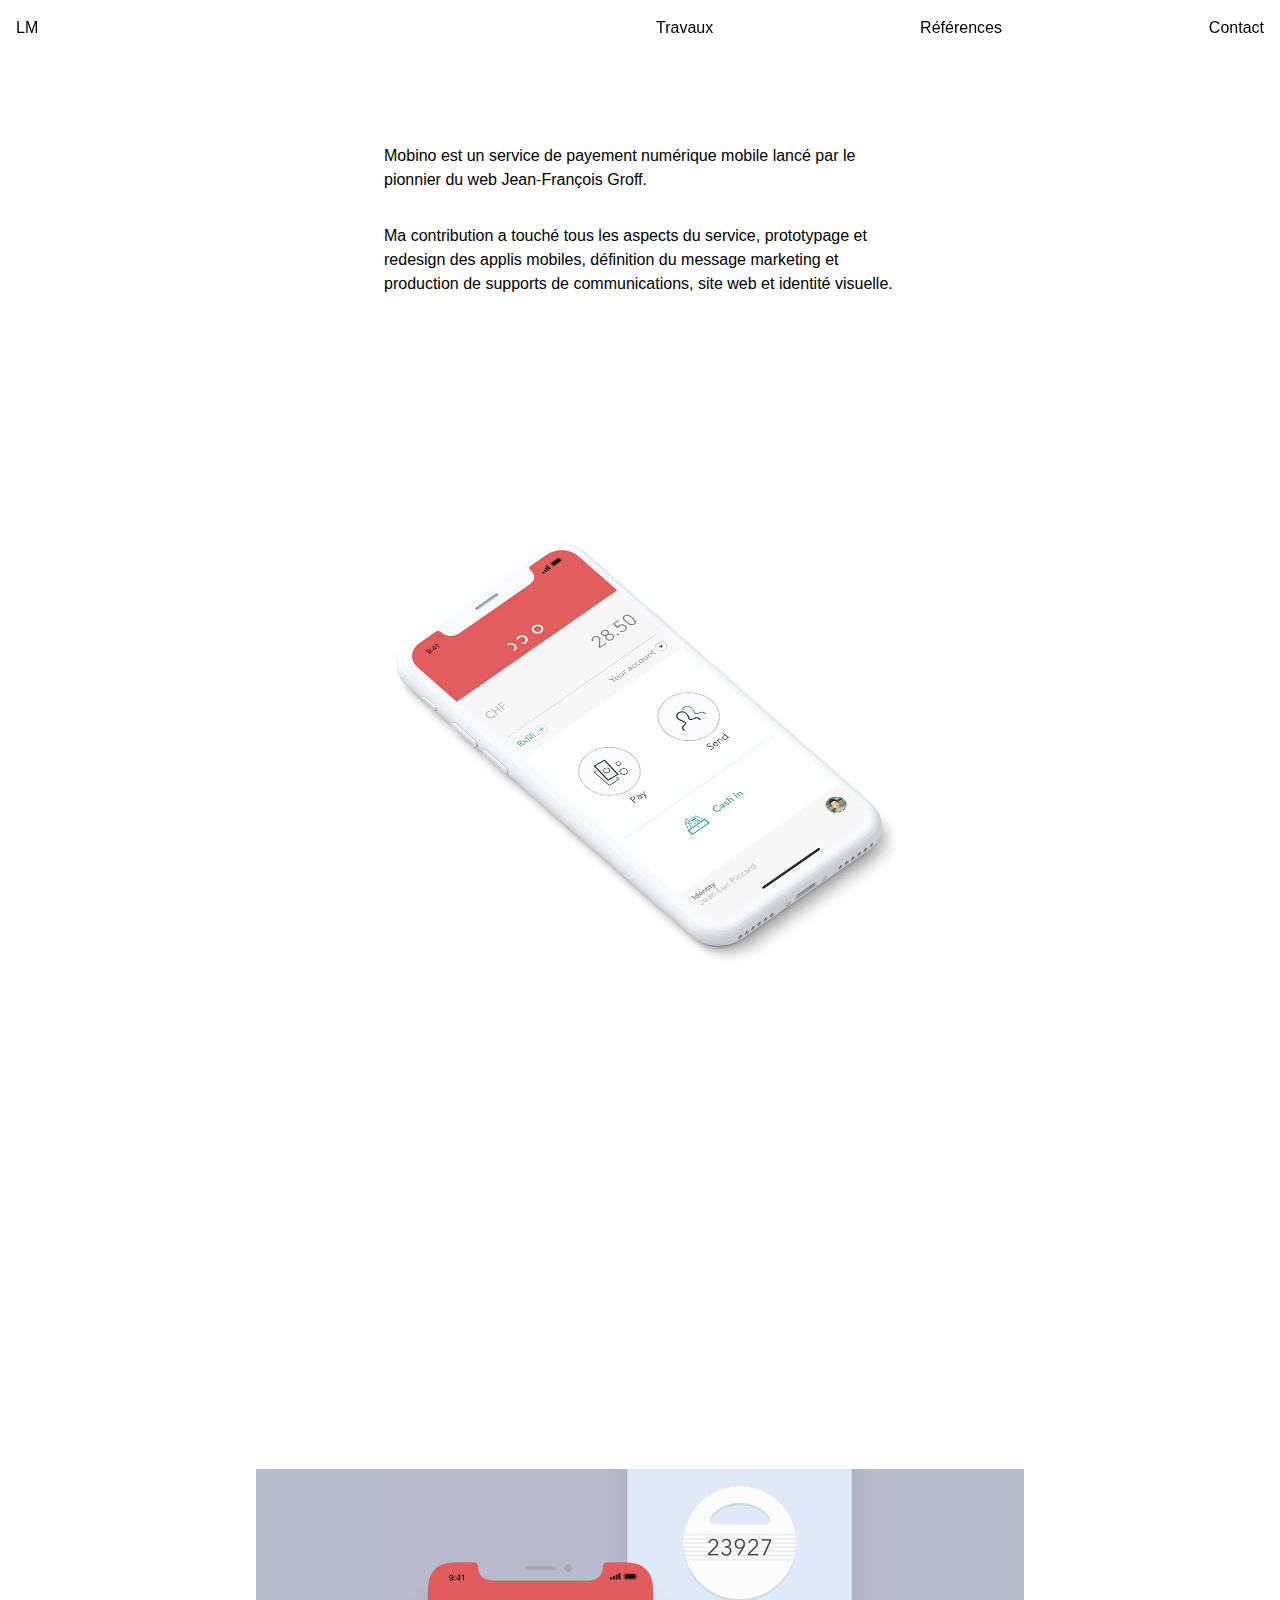
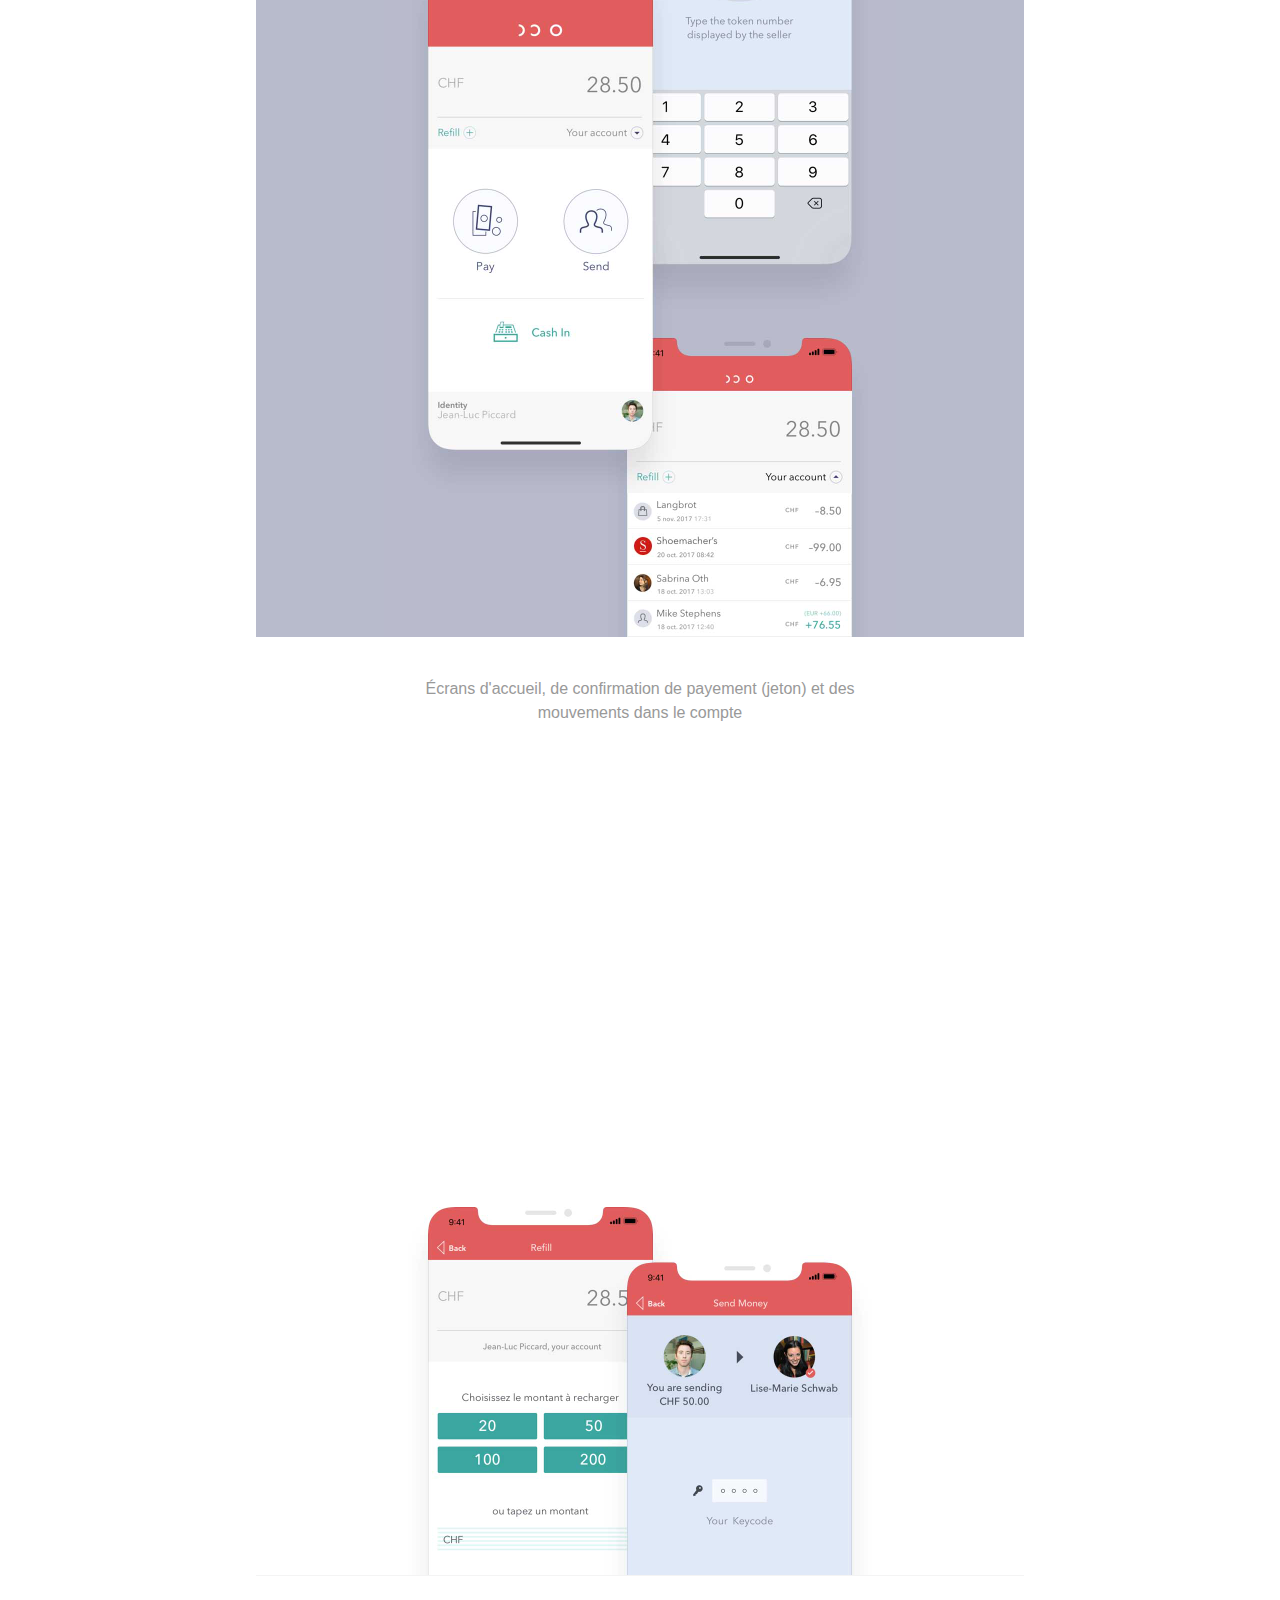
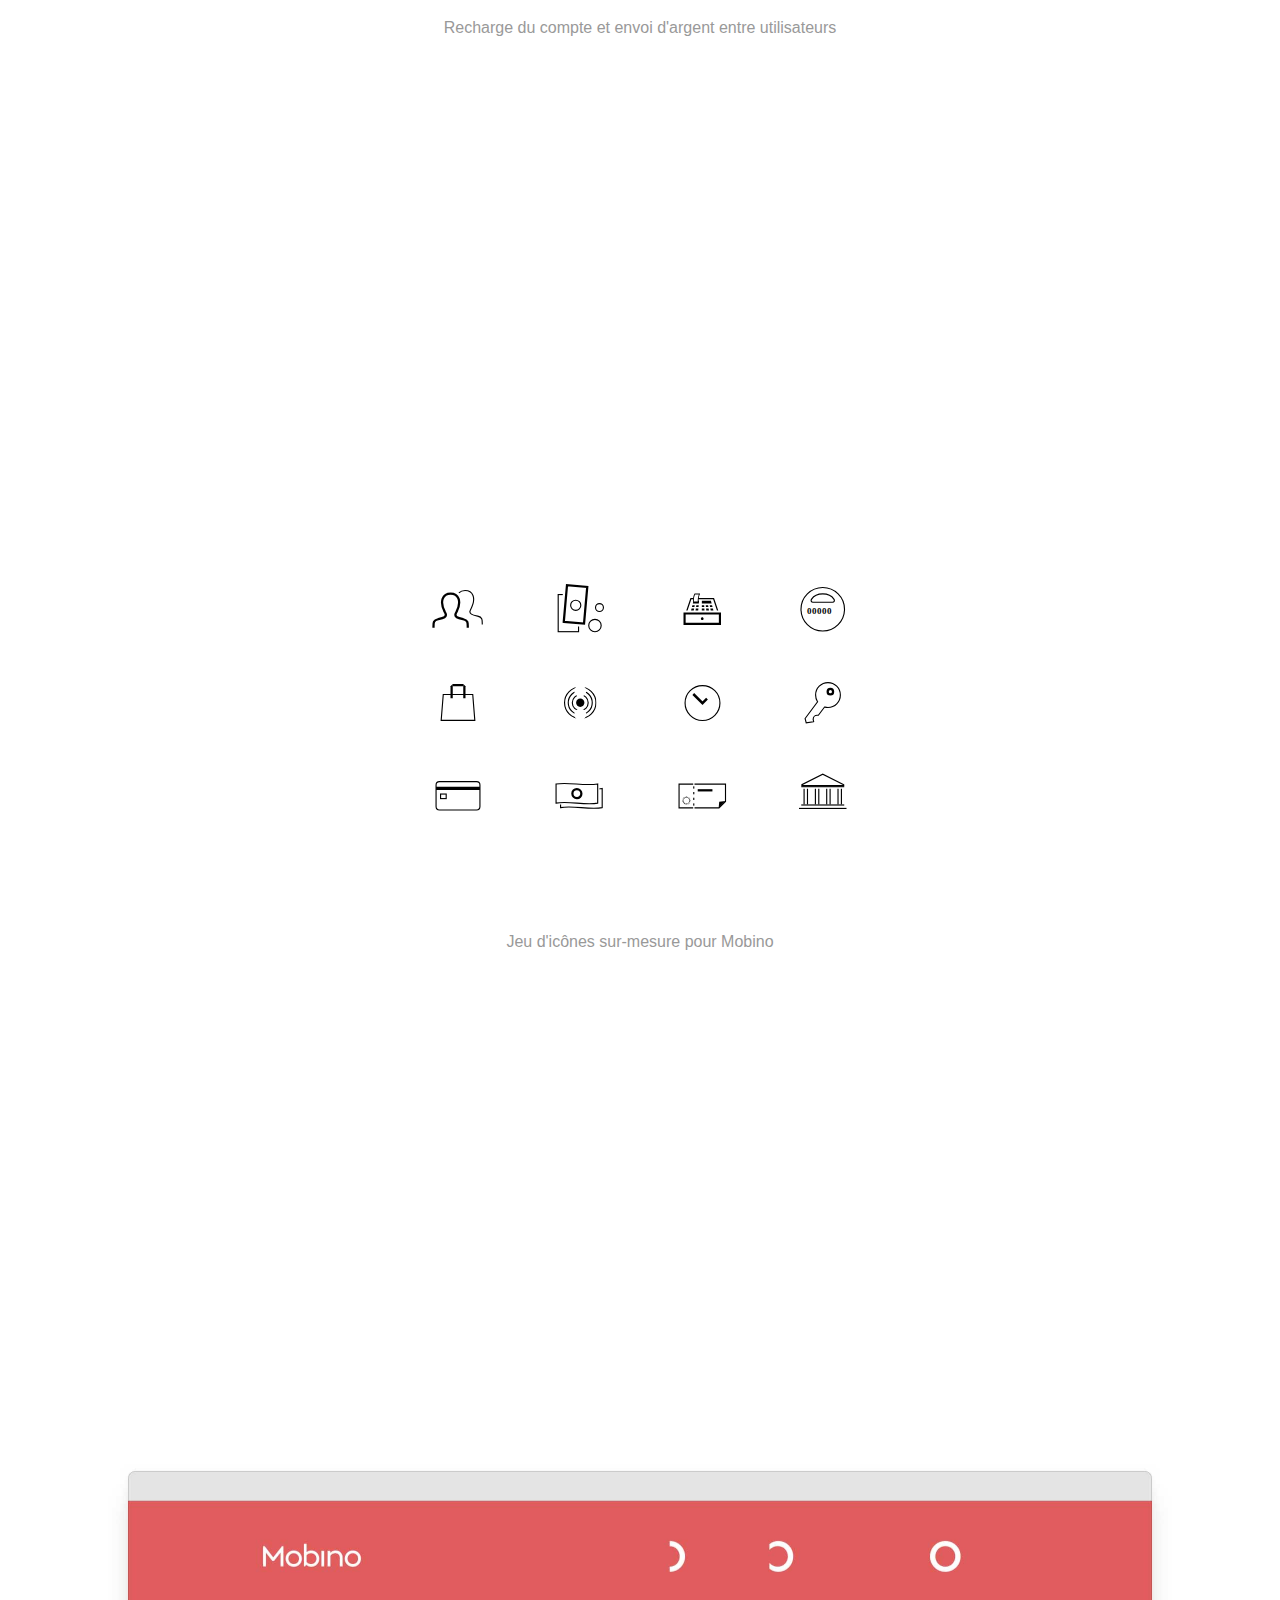
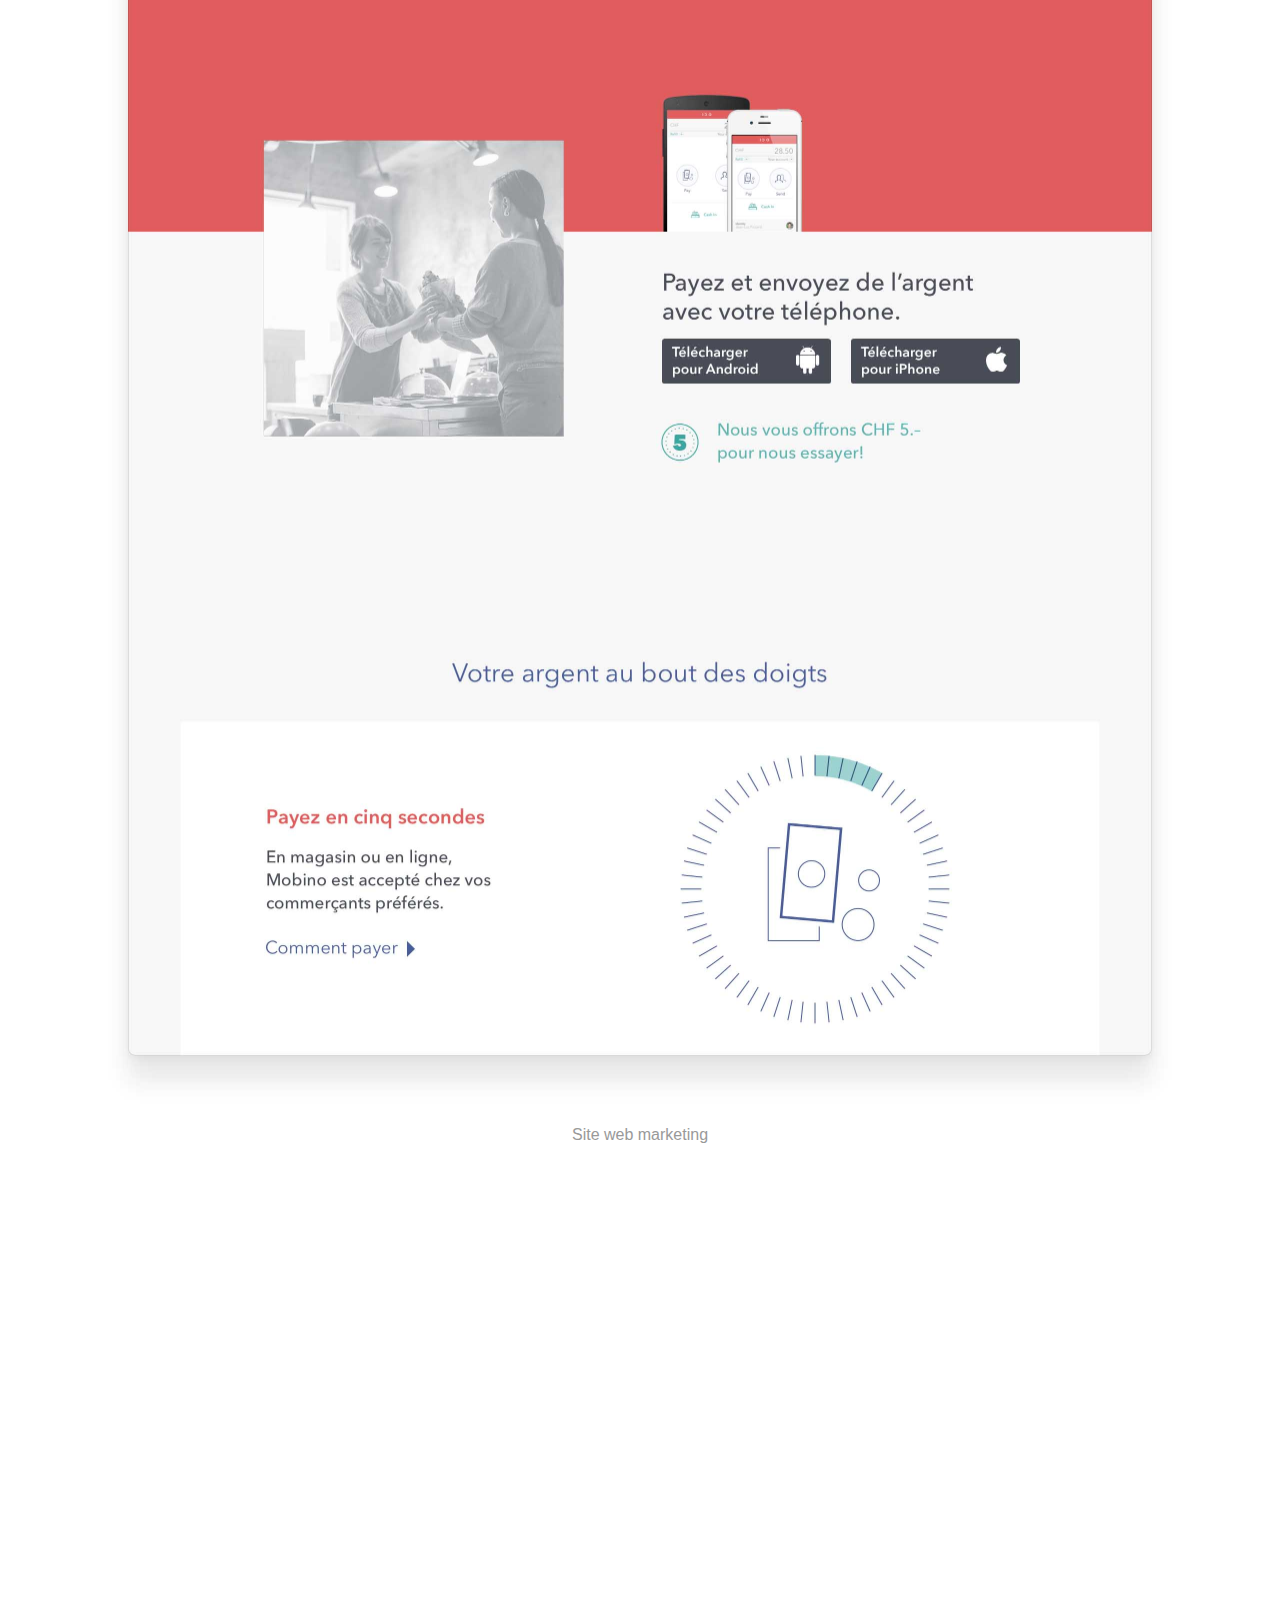
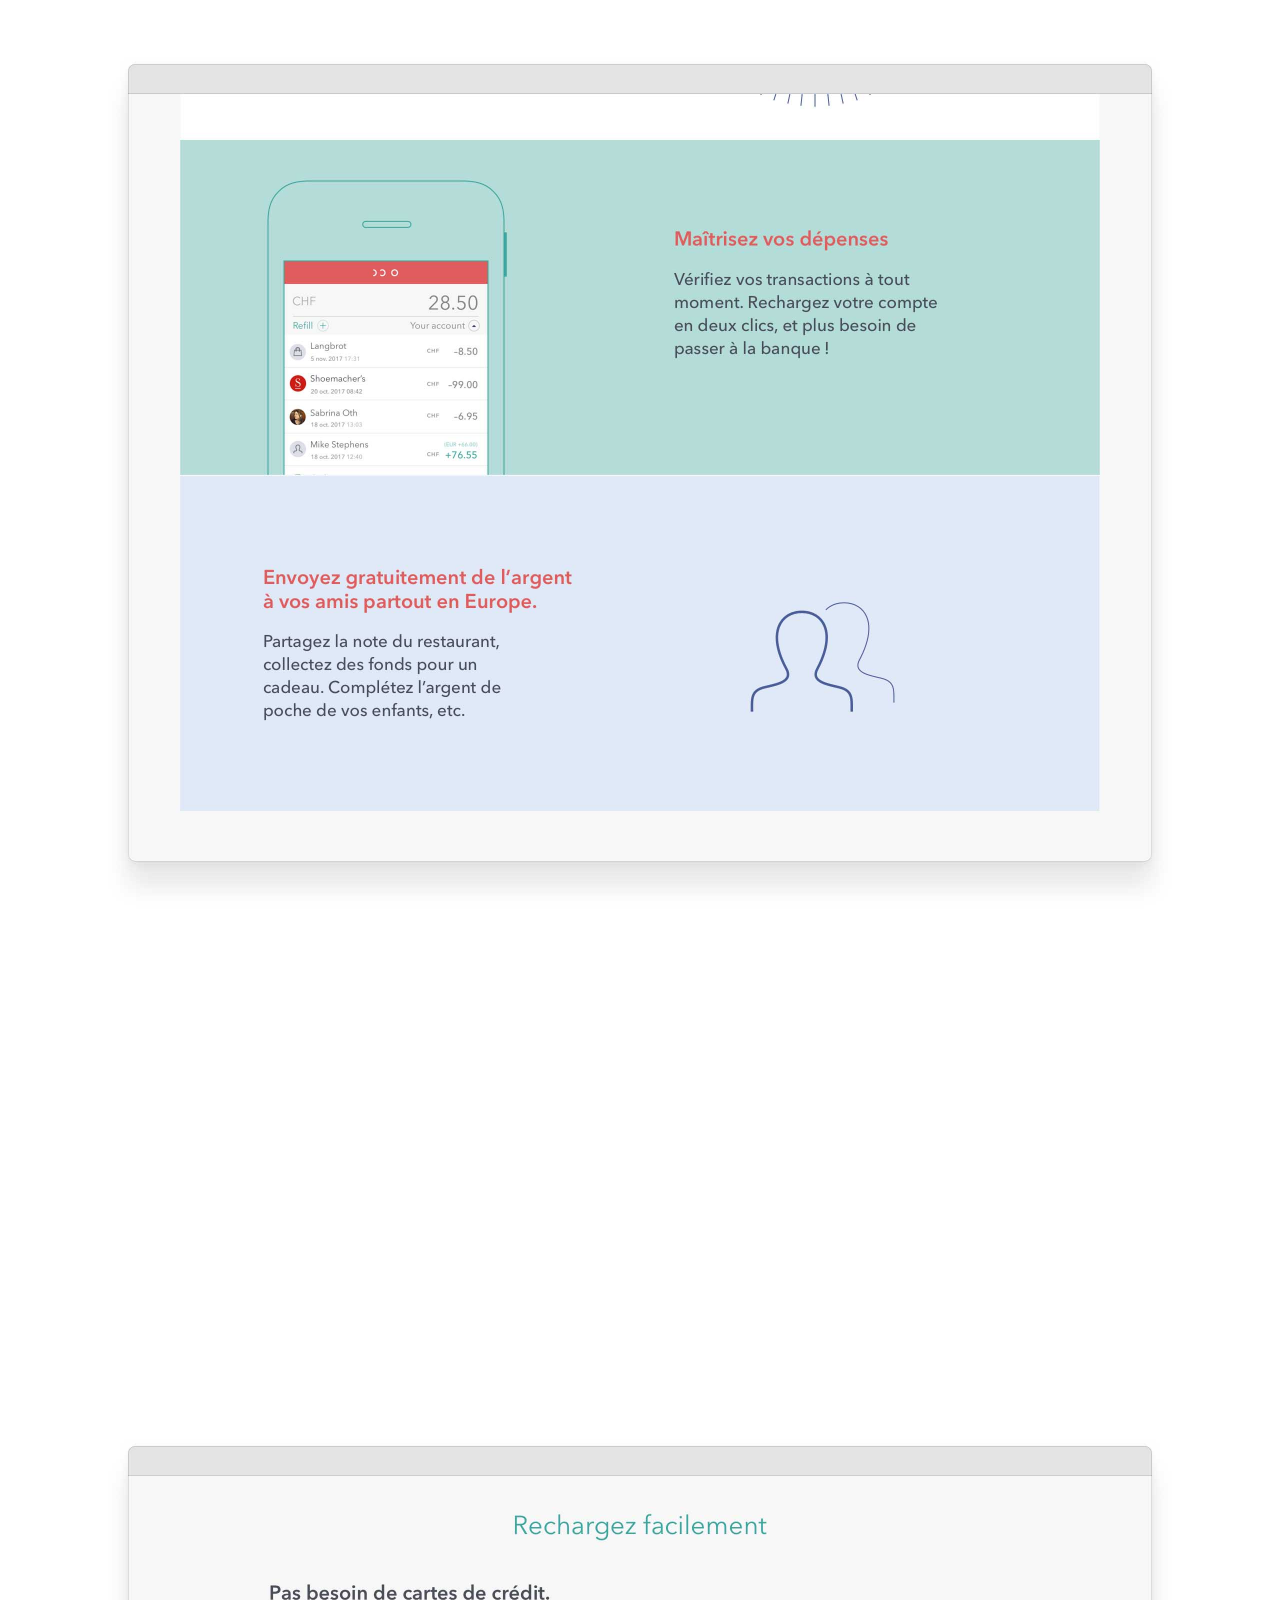
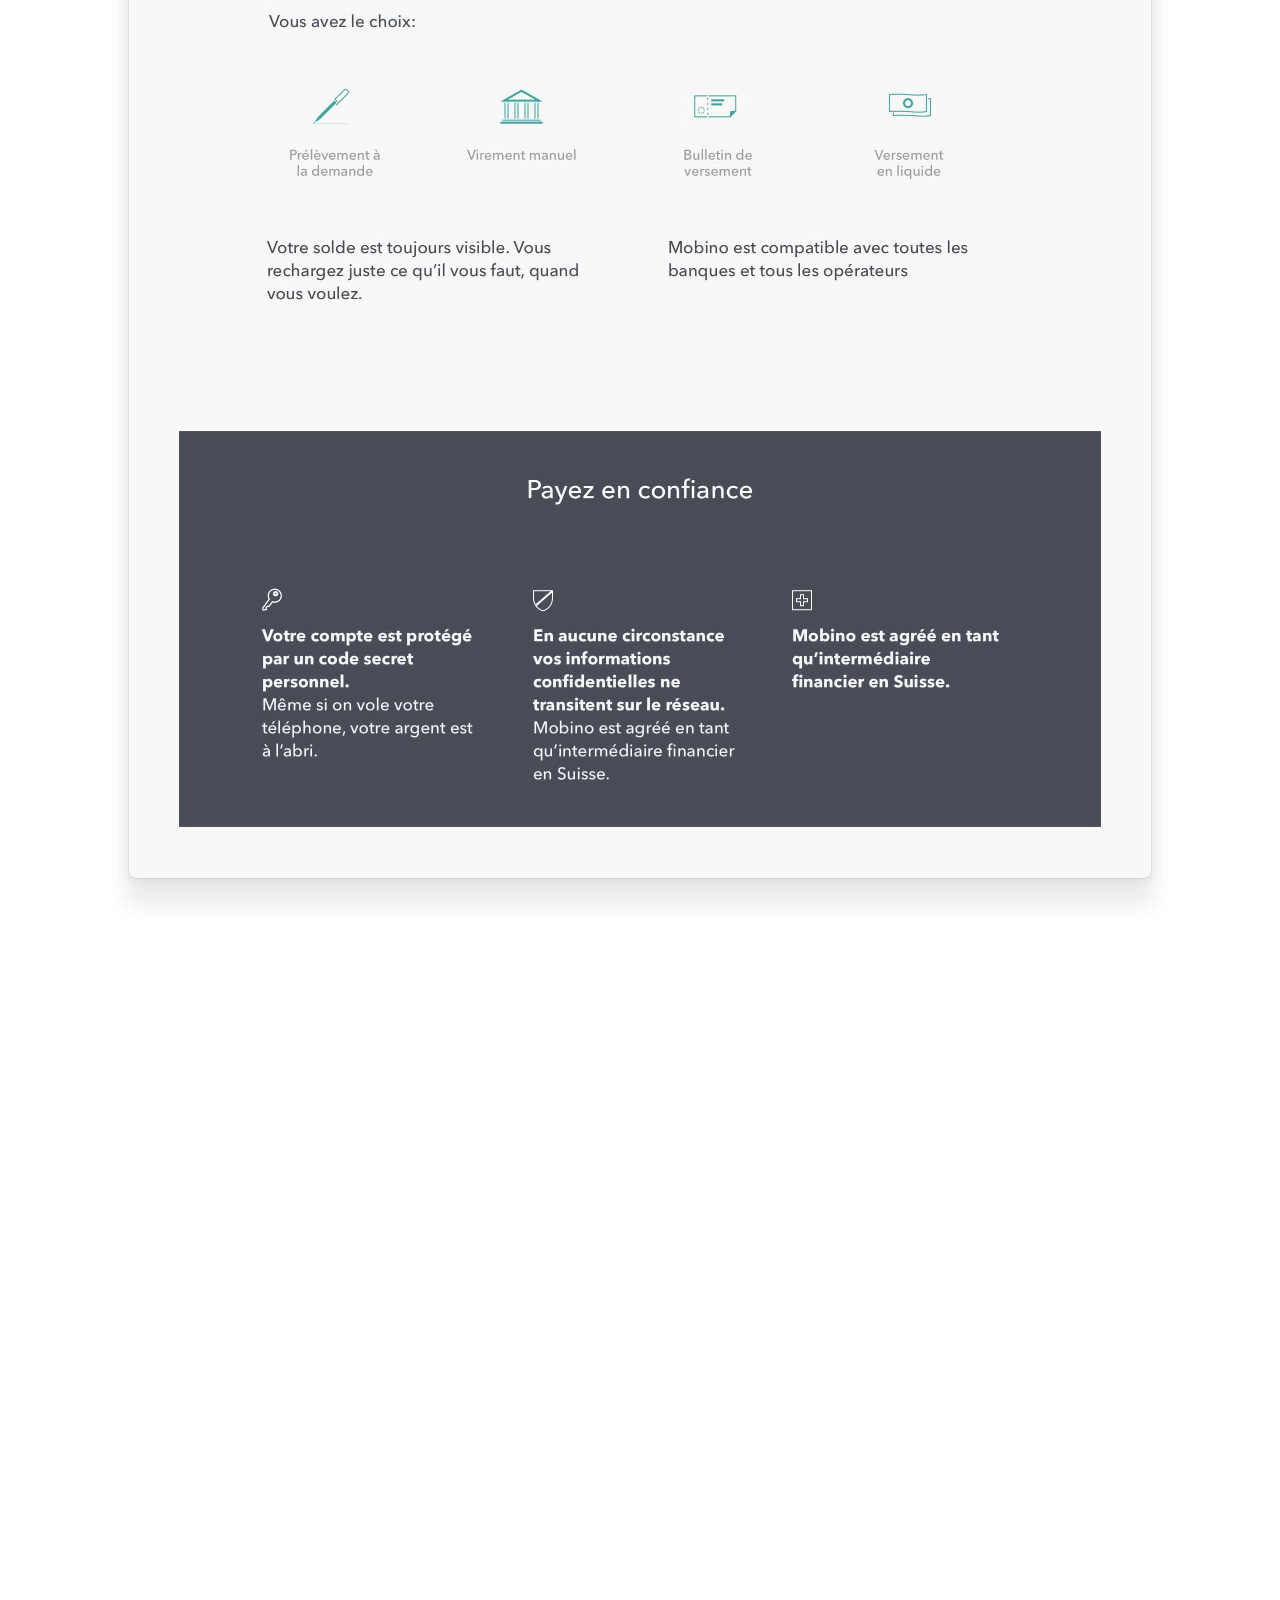
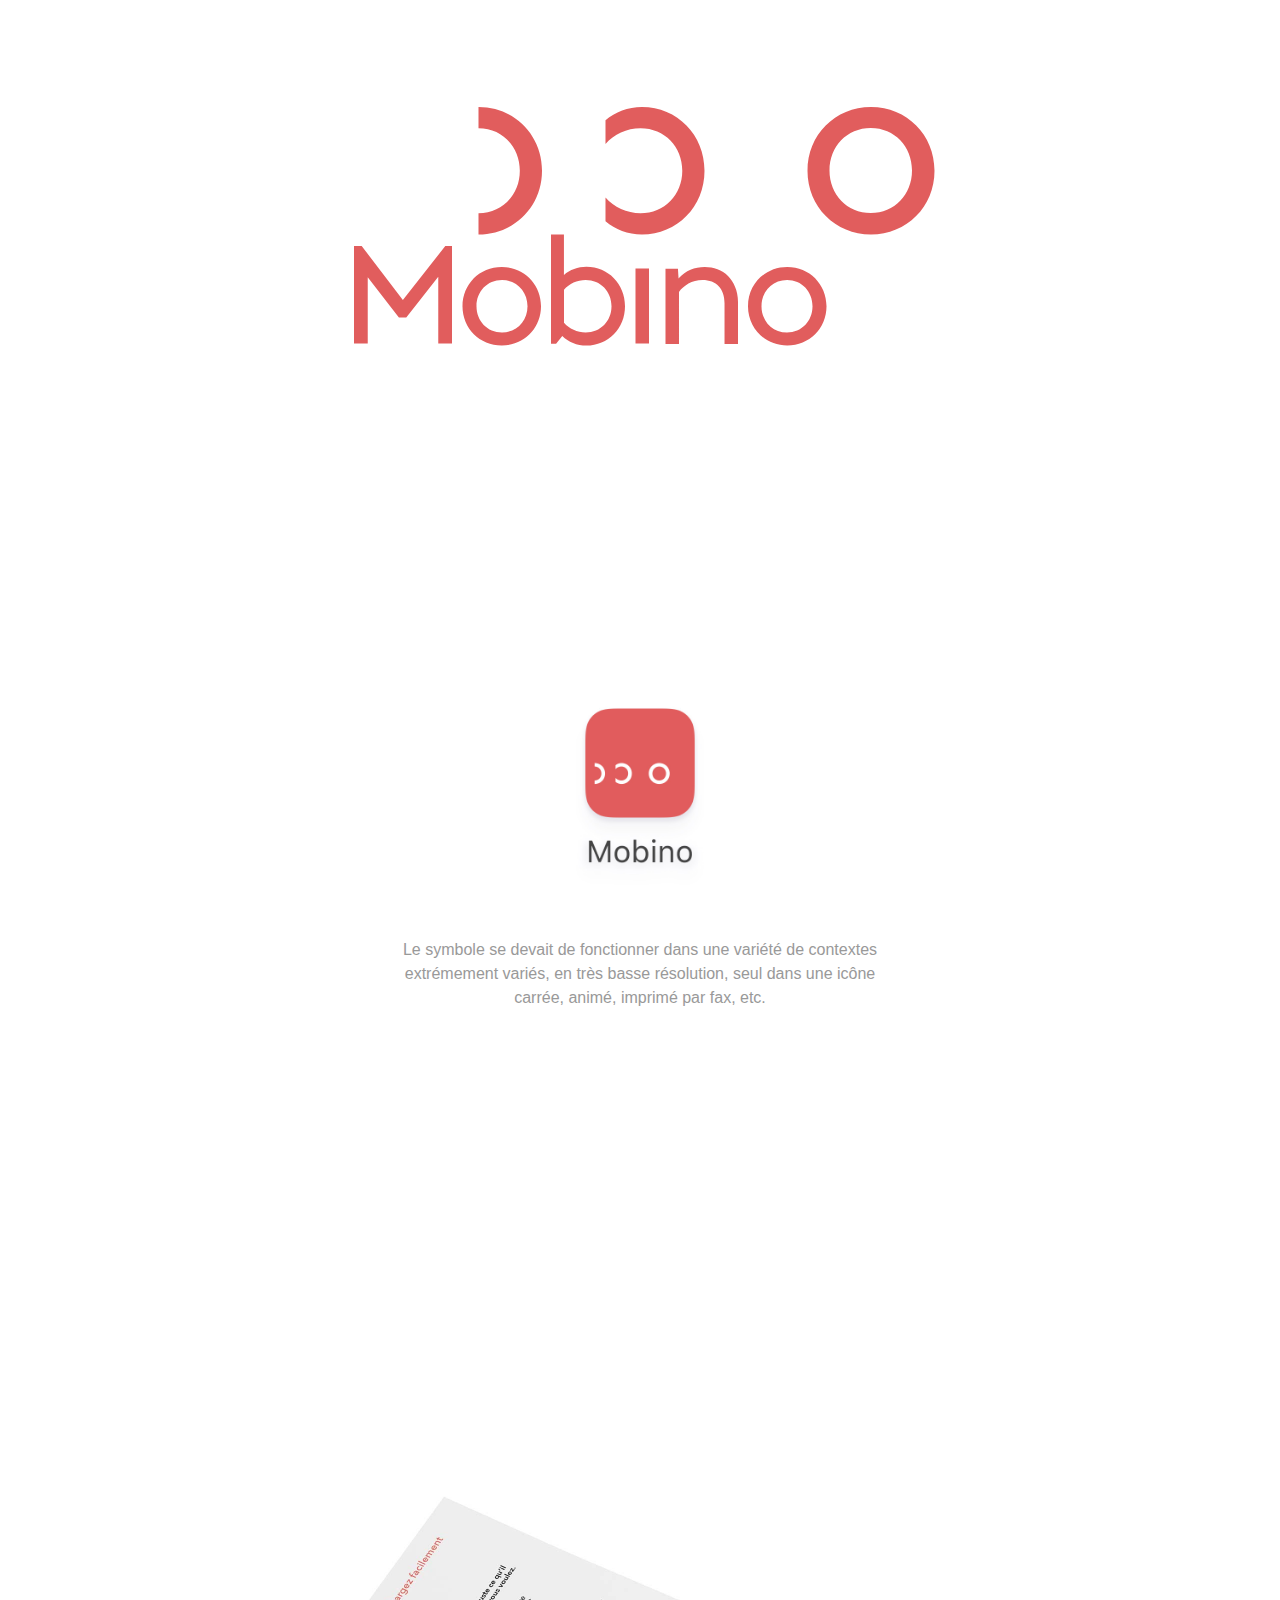
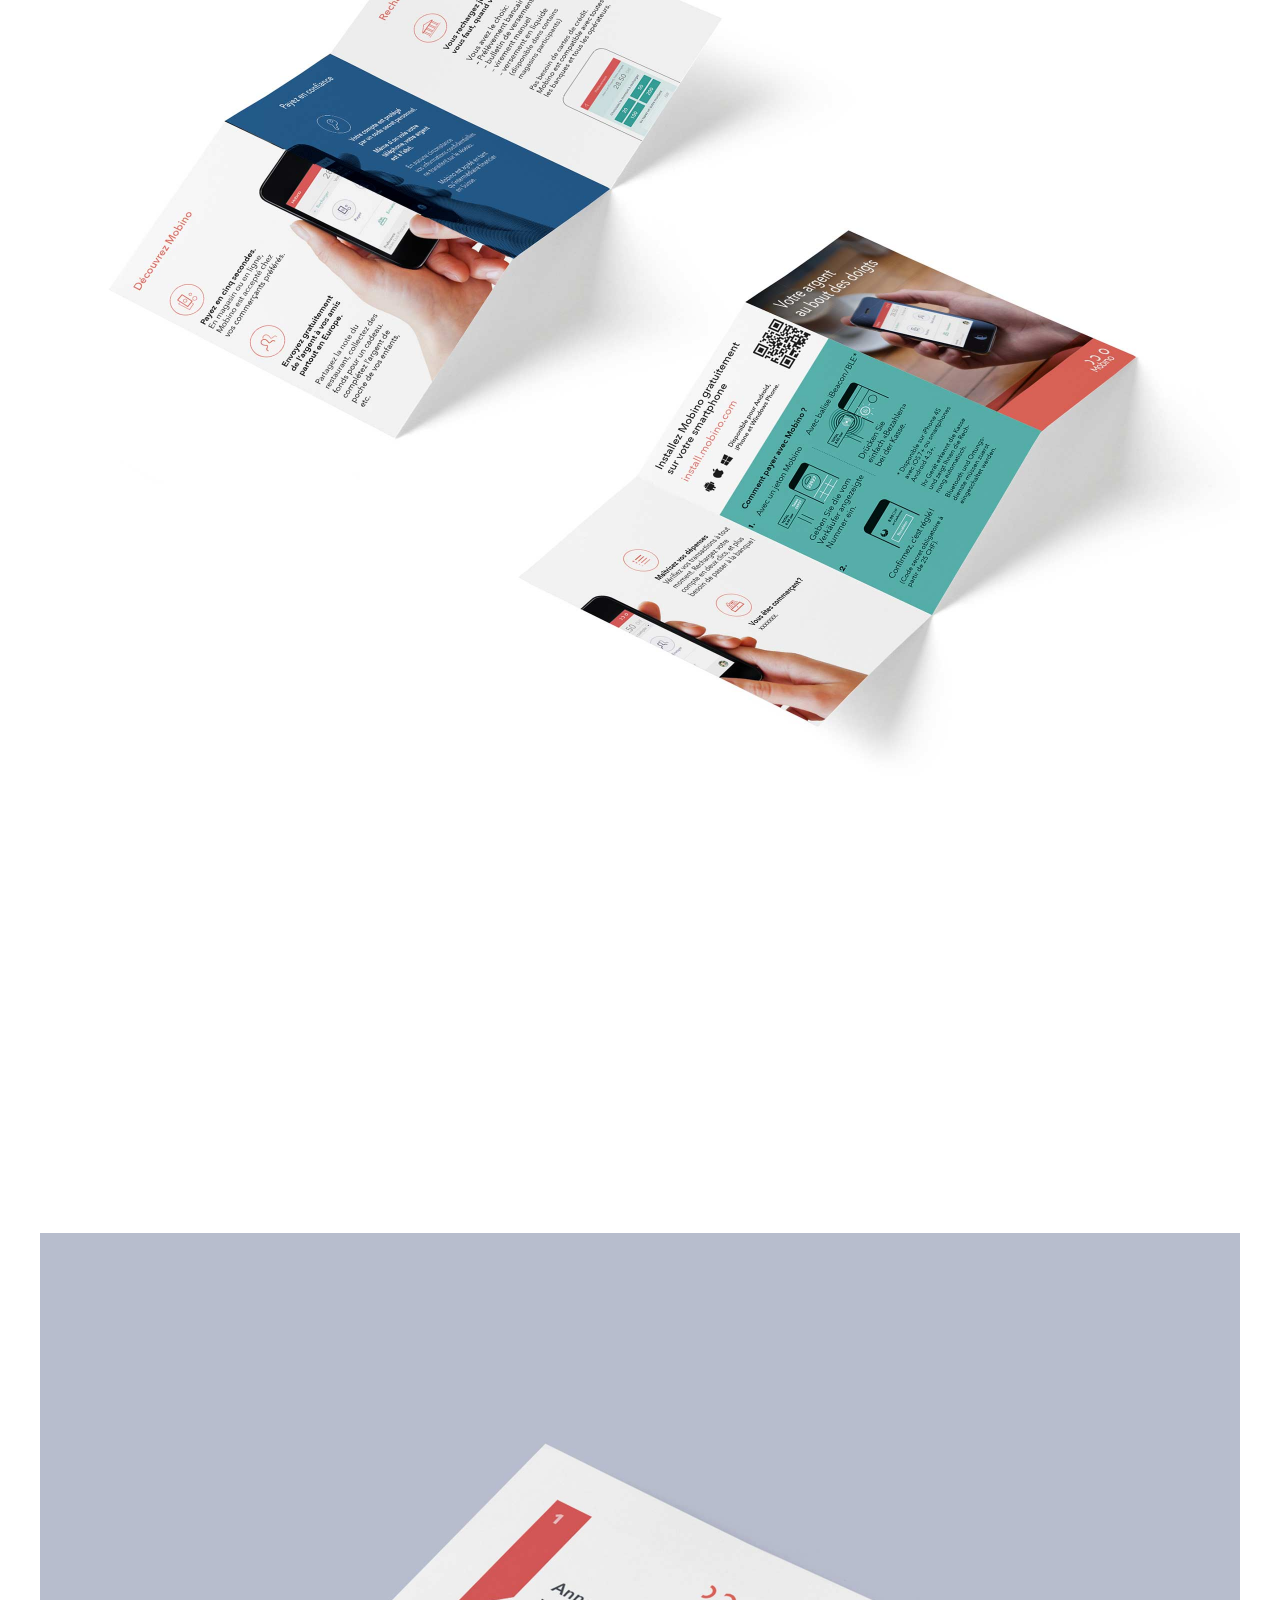
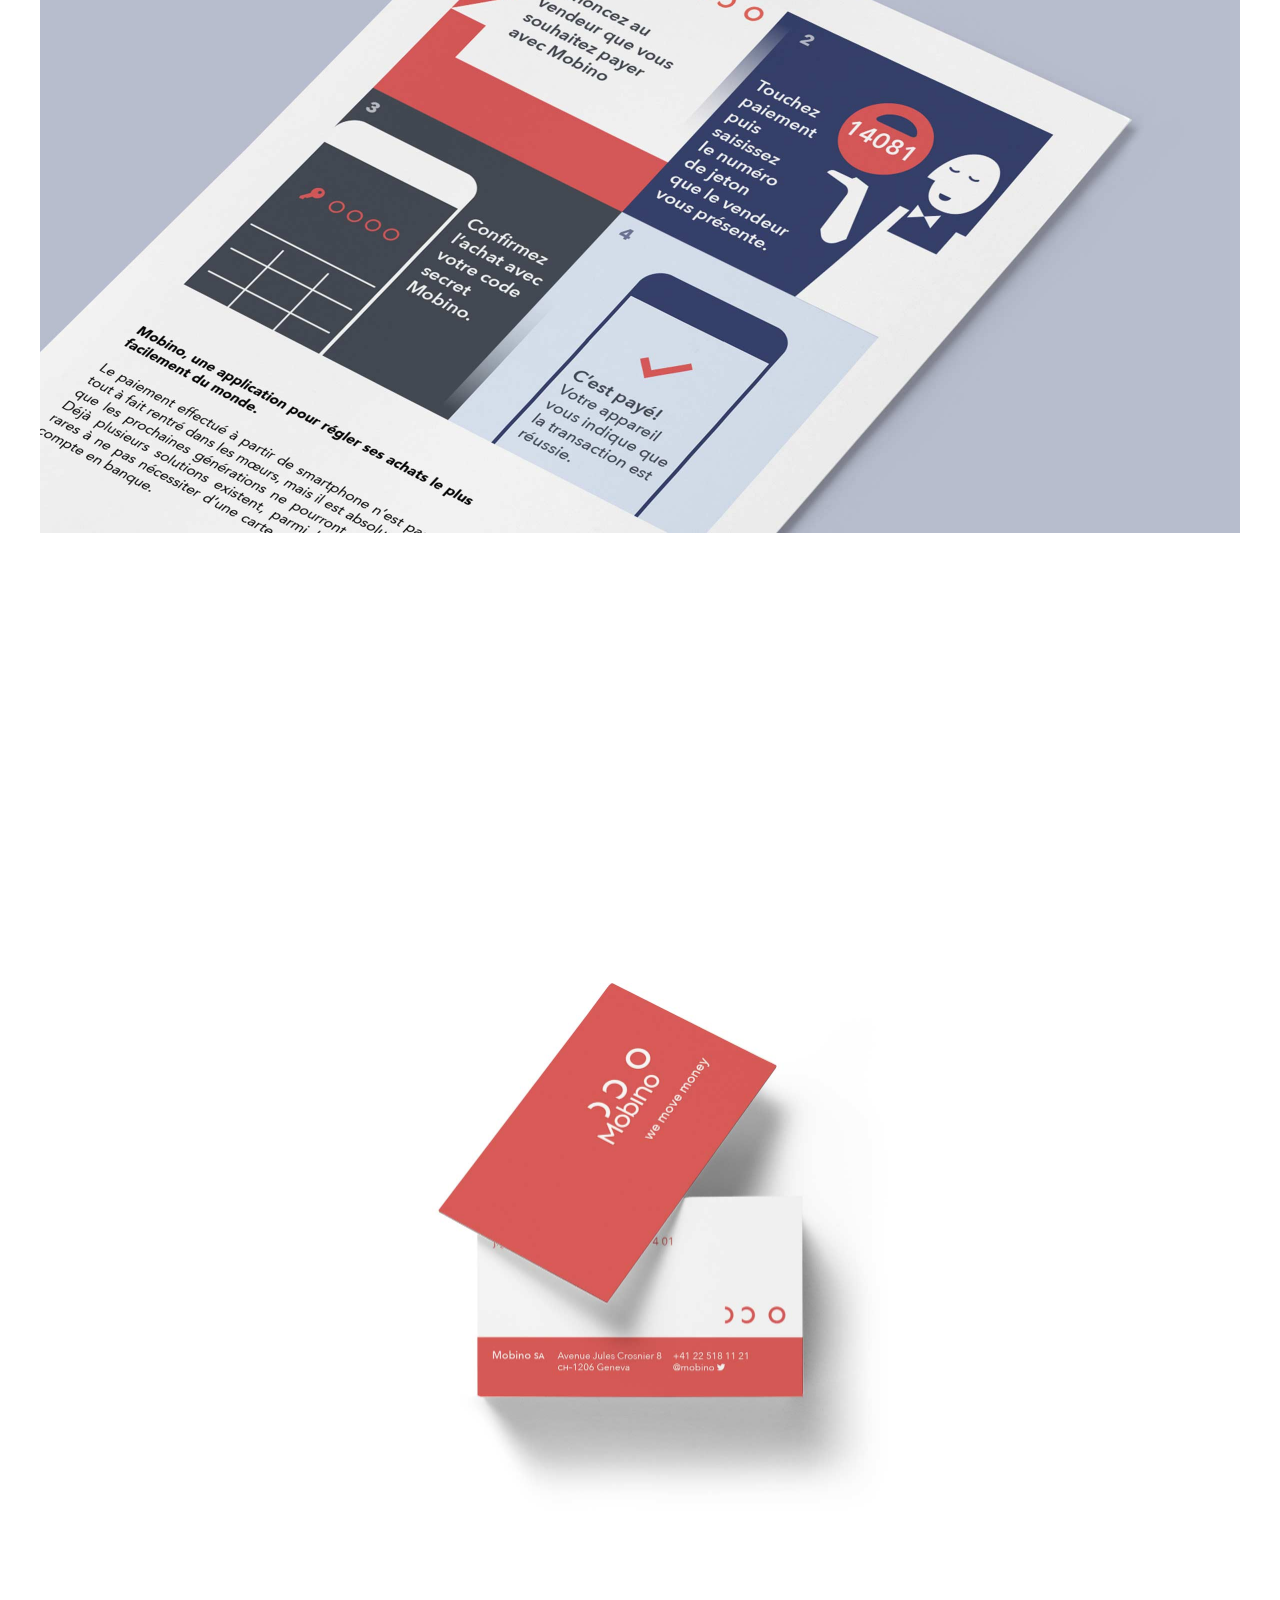
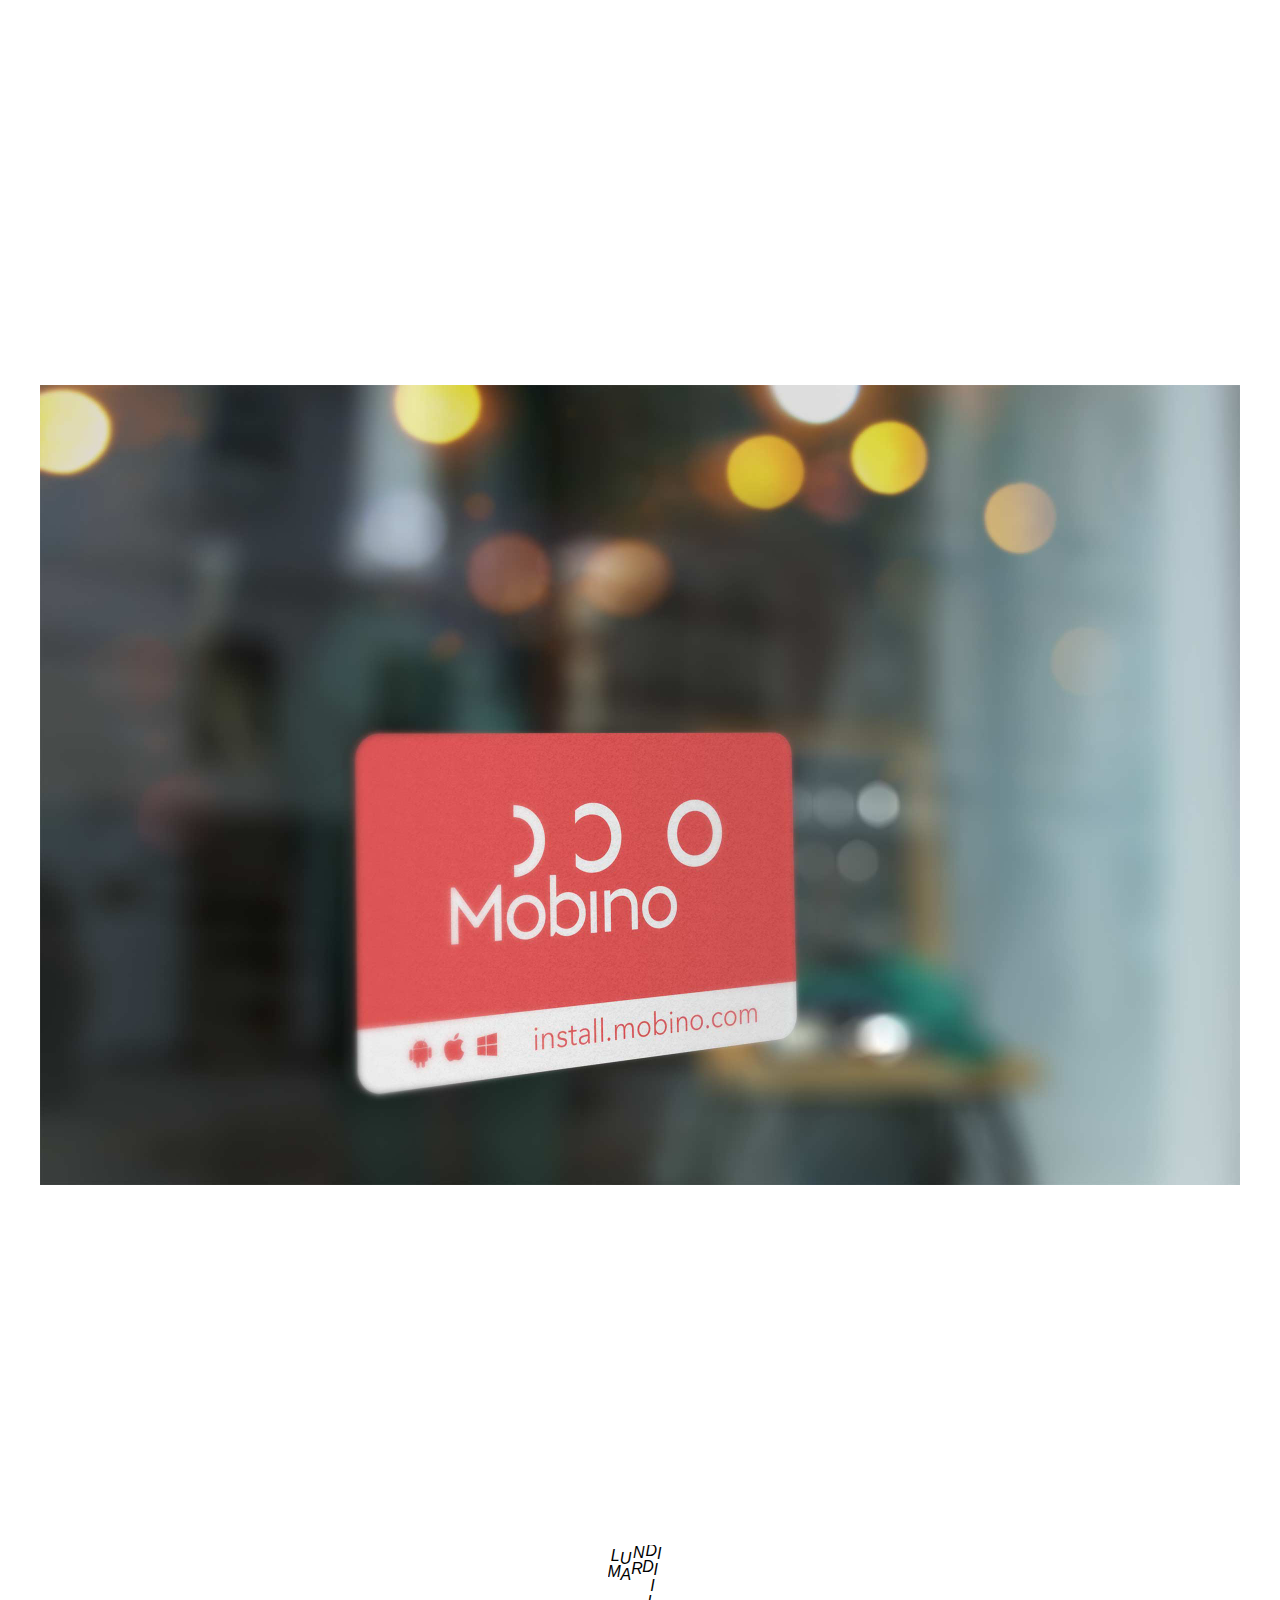
<file: mobino.html>
<!DOCTYPE html>
<html>
	<head>
		<meta charset="utf-8">
		<meta name="viewport" content="width=device-width, initial-scale=1">
		
		<title>Mobino × Lundi Mardi</title>
		
		<!-- // <script src="https://ajax.googleapis.com/ajax/libs/jquery/2.2.0/jquery.min.js"></script> -->
		<link href="css/styles-min.css" rel="stylesheet" type="text/css">
		
		<script src="libs/waypoints/lib/noframework.waypoints.min.js"></script>
		<script src="libs/waypoints/lib/shortcuts/inview.min.js"></script>
	</head>
	<body class="project">
<nav id="navigation" class="fixed w-100 w-50-l right-0 ph0-l ">
  <div class="scrollView nowrap overflow-x-auto h3 w-100-l right-0 flex-ns justify-between-ns ">
    <a id="masthead" href="index.html" class="dib mr4 ml3 pv3">LM </a>
    <a class="current-page-parent f5 dib mr3 pv3" href="index.html#projectItems" title="Travaux">Travaux</a>
    <!-- <a class="f5 dib mr3 pv3" href="index.html#services" title="Services">Services</a> -->
    <a class="f5 dib mr3 pv3" href="index.html#references" title="Références">Références</a>
    <!-- <a class=" f5 dib mr3 pv3" href="index.html#about" title="À propos">À propos</a> -->
    <a class="f5 dib mr3 pv3" href="index.html#contact" title="Contact">Contact</a>
    <!-- <a class="link dim f5 black dib mr3" href="#" title="Link 3">English</a> -->
  </div>
</nav>


<article class="work">
	<p>Mobino est un service de payement numérique mobile lancé par le pionnier du web Jean-François Groff. </p>
	<p>Ma contribution a touché tous les aspects du service, prototypage et redesign des applis mobiles, définition du message marketing et production de supports de communications, site web et identité visuelle.</p>
  <div class="image-bloc">
    <figure>
      <div class="detail-crop ">
        <img src="images/Mobino-Startscreen-device.jpg">
      </div>
    <figcaption></figcaption>
    </figure>
  </div>
  <div class="image-bloc">
    <figure>
      <div class="detail-crop bg-cold-grey">
        <img src="images/Mobino-App-Token-and-Account.jpg">
      </div>
      <figcaption>
      	Écrans d'accueil, de confirmation de payement (jeton) et des mouvements dans le compte
      </figcaption>
    </figure>
  </div>
  <div class="image-bloc ">
    <figure>
      <div class="detail-crop bb b--near-white">
      	<img src="images/Mobino-App-Refill-and-Send.jpg">
      </div>
      <figcaption>
      	Recharge du compte et envoi d'argent entre utilisateurs
      </figcaption>
    </figure>
  </div>
  <div class="image-bloc">
    <figure>
      <div class="detail-crop">
        <img src="images/Mobino-Custom-Icon-Set.svg">
      </div>
      <figcaption>
				Jeu d'icônes sur-mesure pour Mobino
      </figcaption>
    </figure>
  </div>
  <div class="image-bloc">
    <figure>
      <img src="images/Mobino-Website-1.jpg">
      <figcaption>
        Site web marketing
      </figcaption>
    </figure>
  </div>
  <div class="image-bloc">
    <figure>
      <img src="images/Mobino-Website-2.jpg">
      <figcaption>
      </figcaption>
    </figure>
  </div>
  <div class="image-bloc">
    <figure>
      <img src="images/Mobino-Website-3.jpg">
    </figure>
  </div>
  <div class="image-bloc">
    <figure>
      <img src="images/Mobino-Identity-Logo.svg">
      <div class="detail-crop " >
        <img src="images/Mobino-Identity-App-Icon-bg-white.jpg">
      </div>
      <figcaption>
        Le symbole se devait de fonctionner dans une variété de contextes extrémement variés, en très basse résolution, seul dans une icône carrée, animé, imprimé par fax, etc.
      </figcaption>
    </figure>
  </div>
  <div class="image-bloc">
    <img src="images/Mobino-Flyer.jpg">
  </div>
  <div class="image-bloc">
    <figure>
          <img src="images/Mobino-Explainer.jpg">
    </figure>
  </div>
<!--   <div class="image-bloc">
    <figure>
      <div class="detail-crop">
          <img src="images/Mobino-Explainer.jpg">
      </div>
    </figure>
  </div> -->
  <div class="image-bloc">
    <figure>
      	<div class="detail-crop">
				<img src="images/Mobino-Business-Card.jpg">
      	</div>
    </figure>
  </div>
  <div class="image-bloc">
    <img src="images/Mobino-POS-Sticker.jpg">
  </div>
</article>





    
    <footer class="flex justify-center">
      <a class="flag" href="index.html#intro">
        <img src="images/Drapeau.svg">
      </a>
    </footer>
  </body>
  <script src="javascript/min/colorReverser-min.js"></script>
  <script src="javascript/min/video-reader-min.js"></script>
  <script src="javascript/min/accordion-min.js"></script>
  <script src="javascript/min/onLoader-min.js"></script>

</html>
</file>
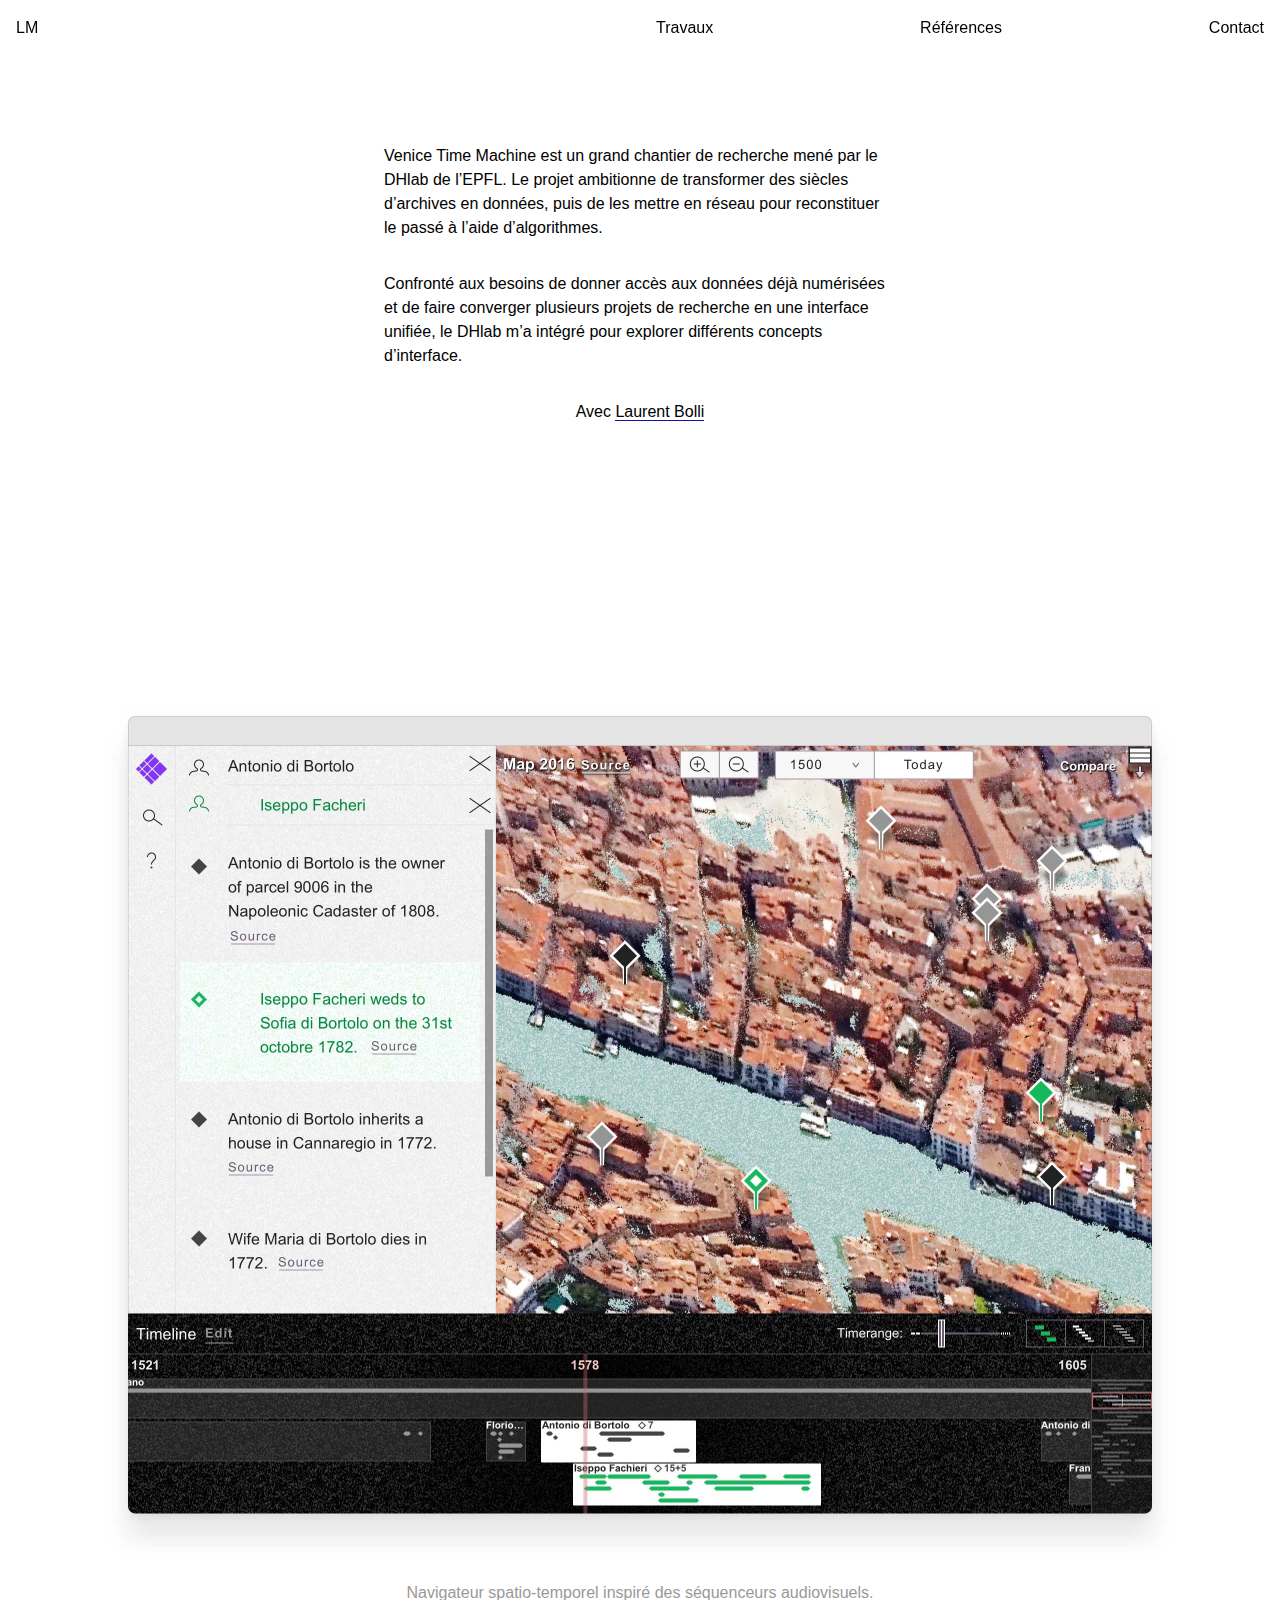
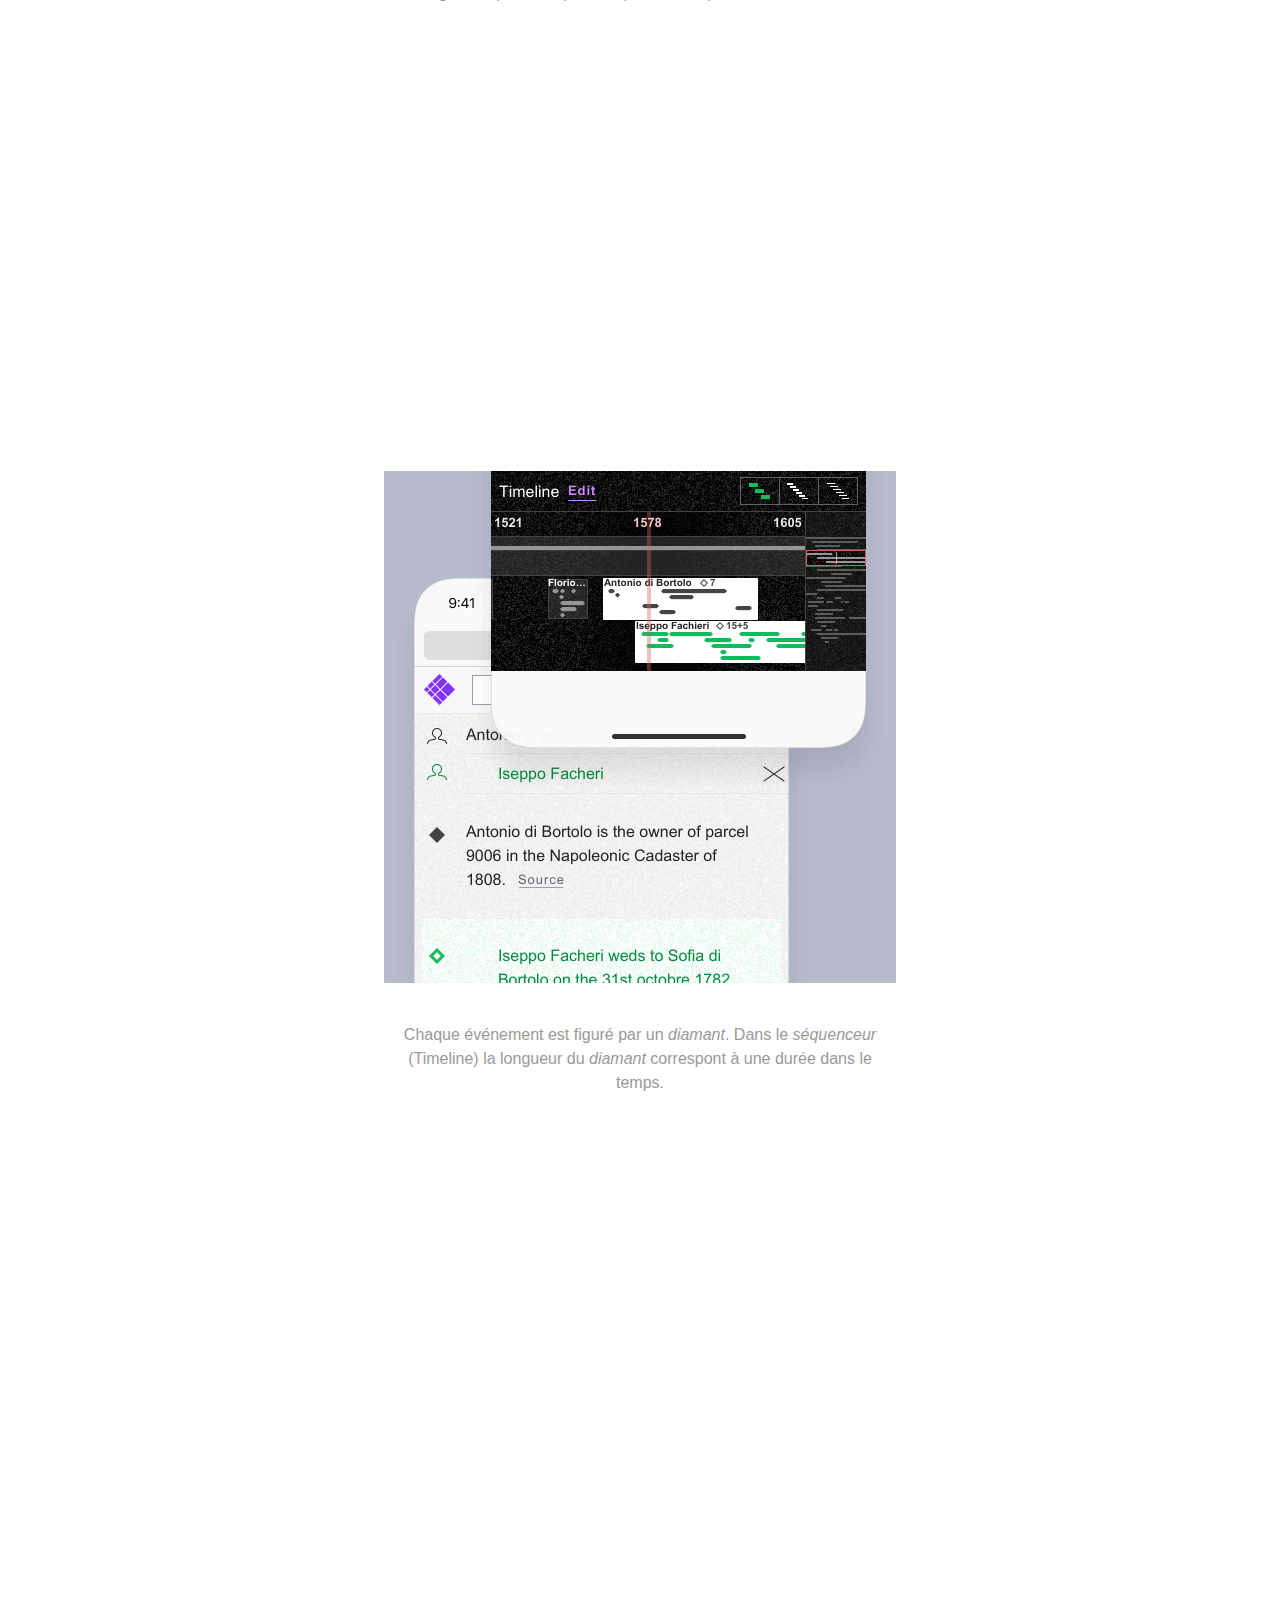
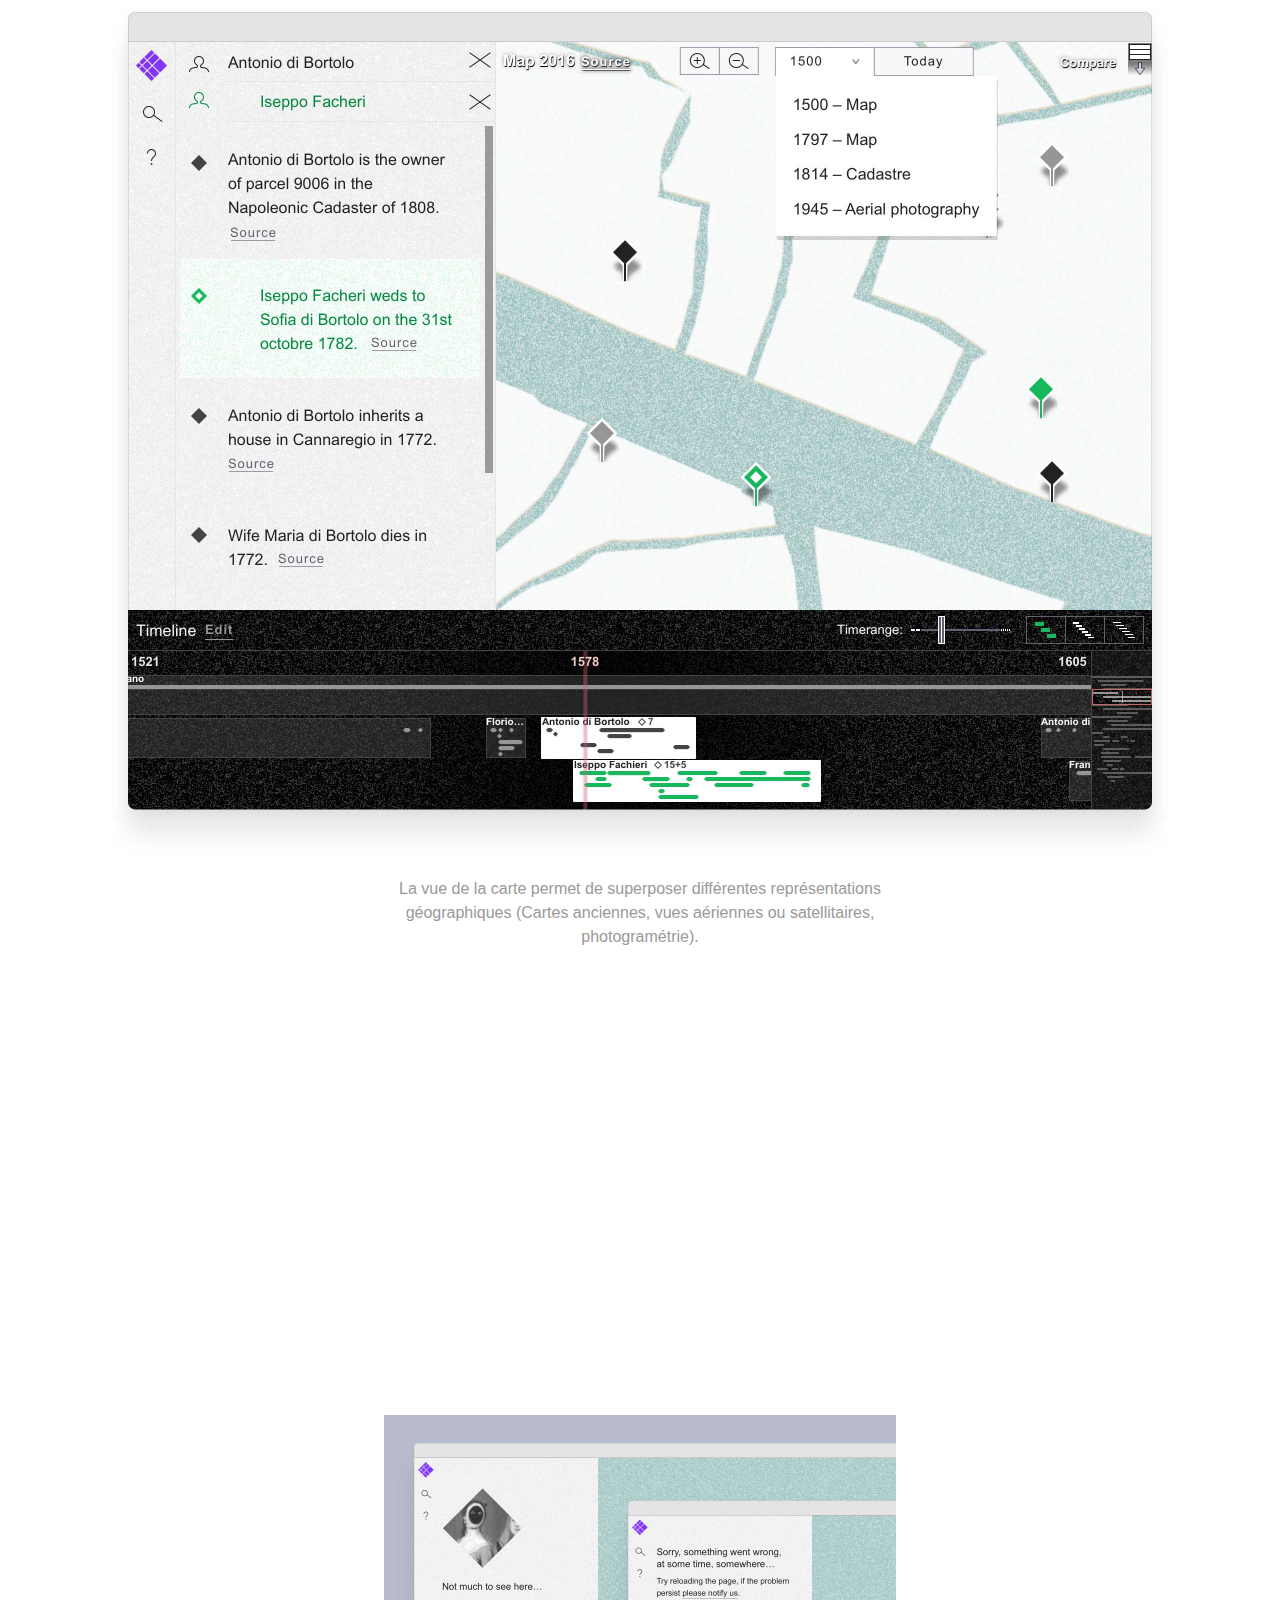
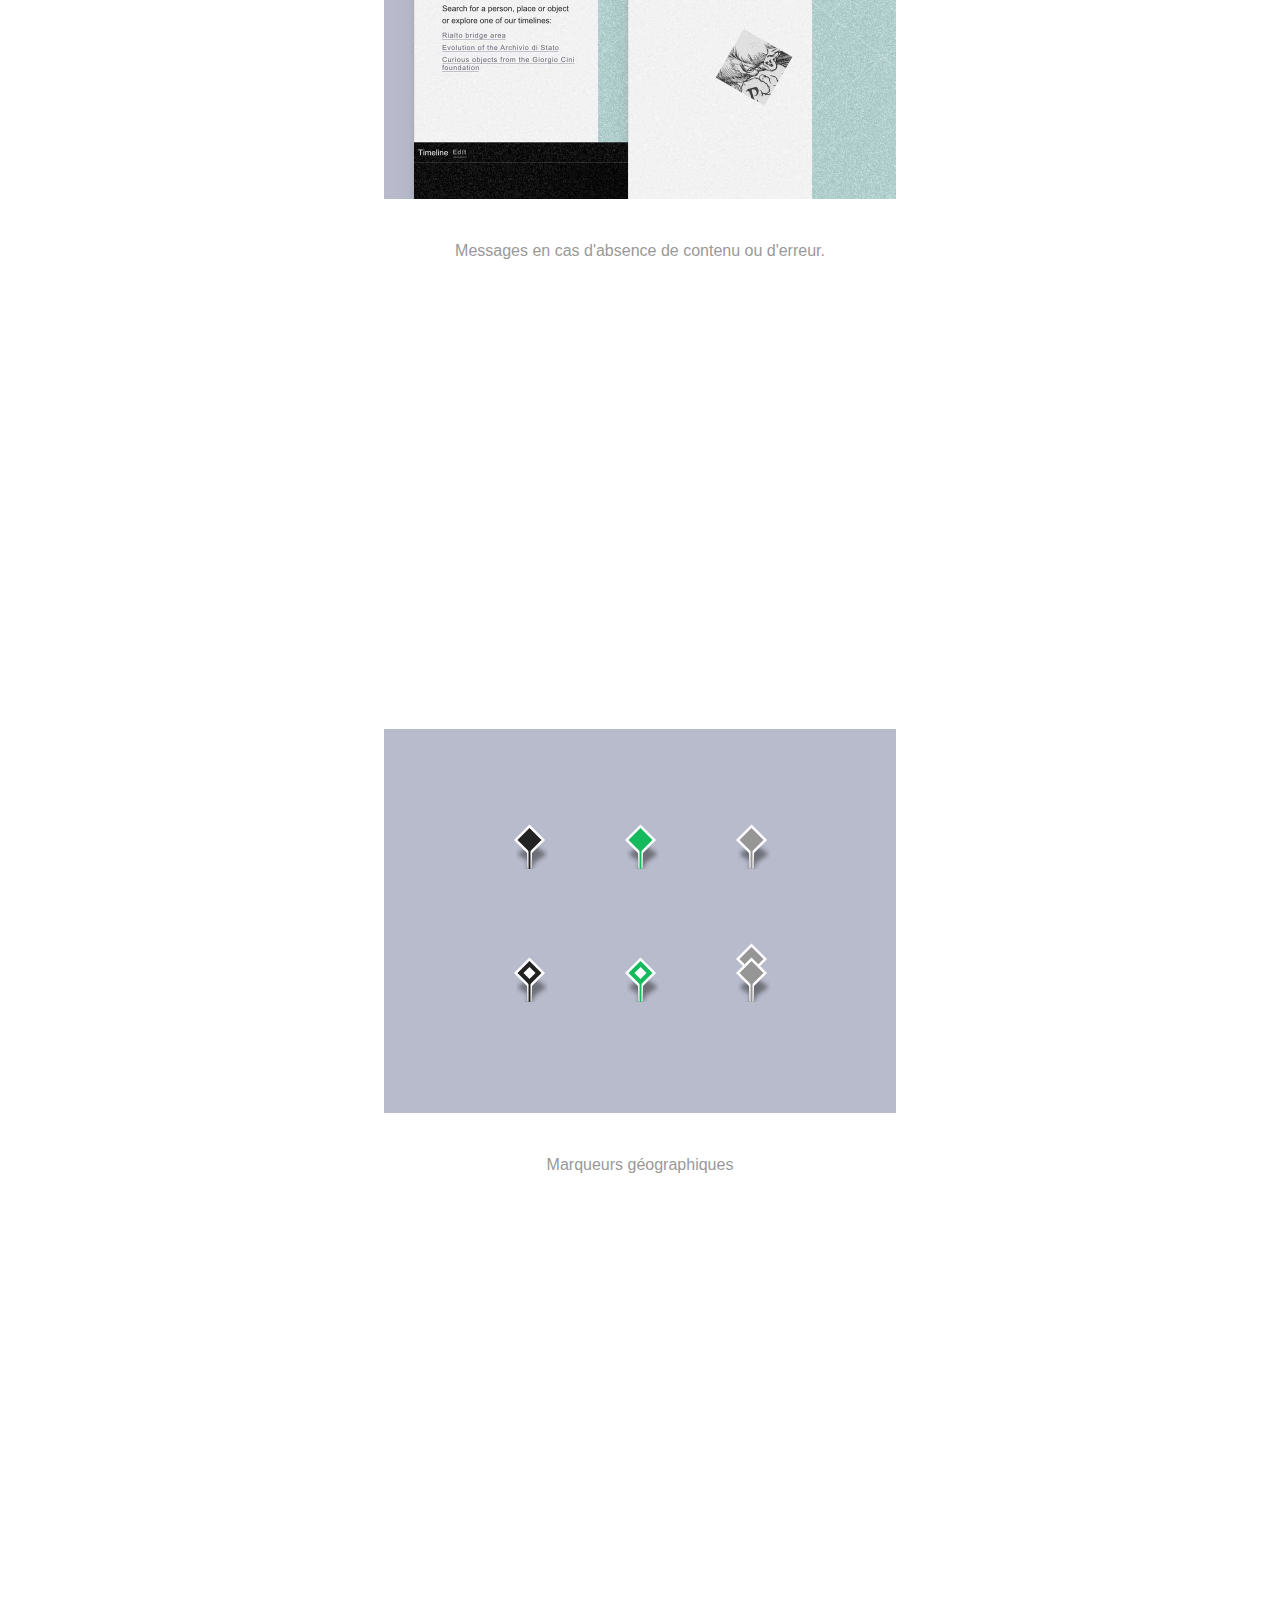
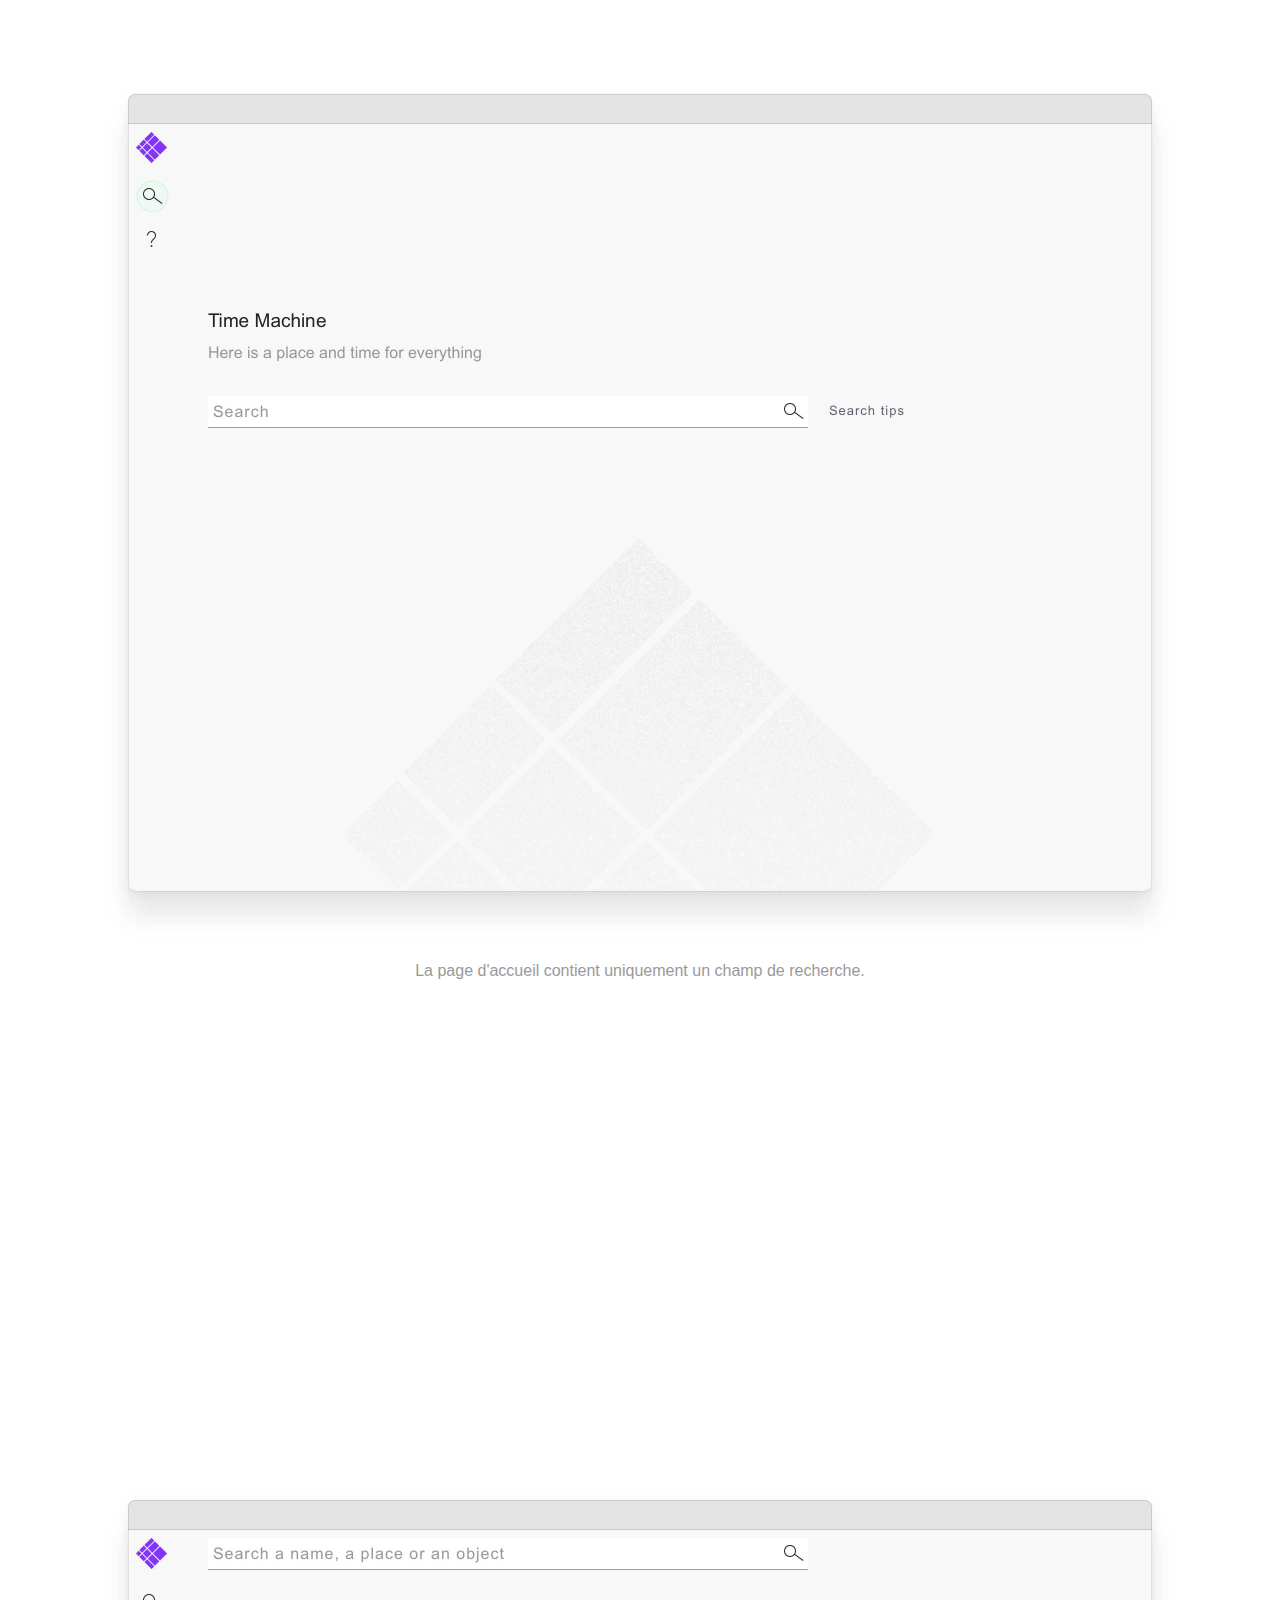
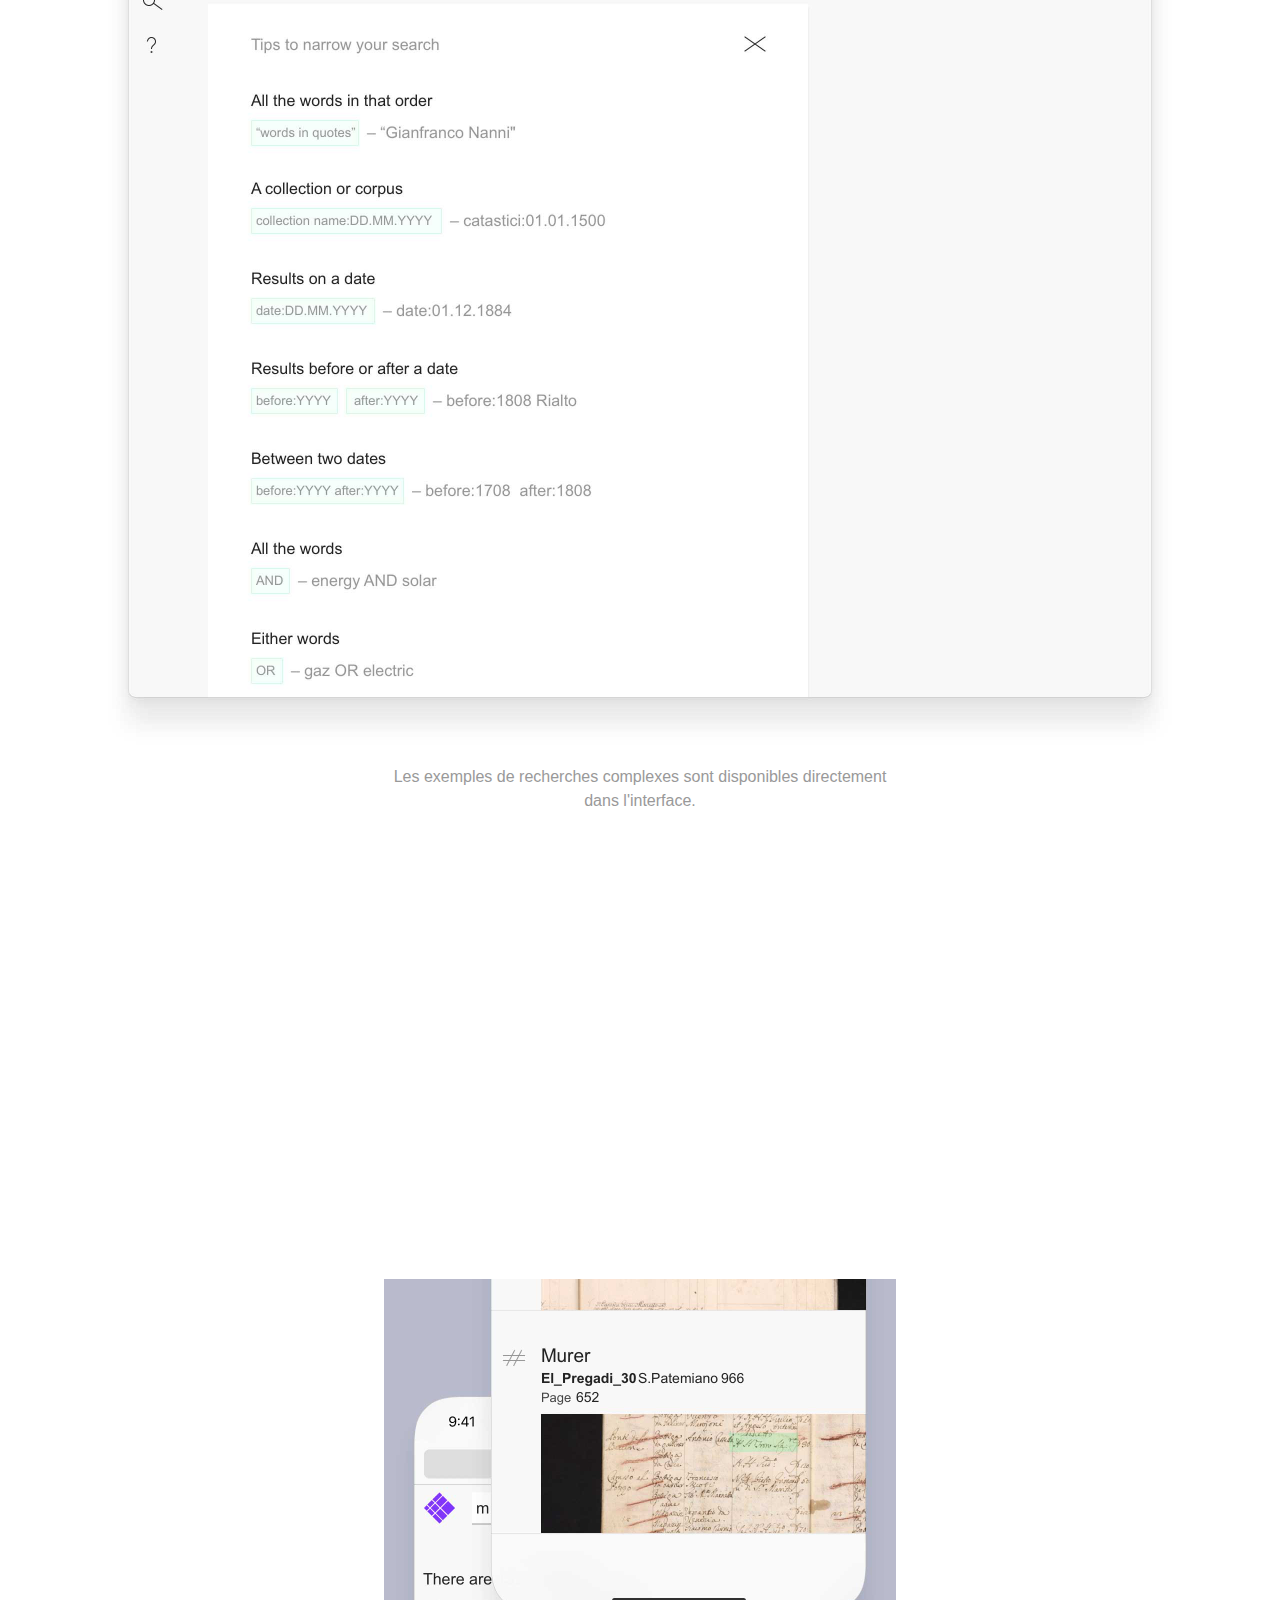
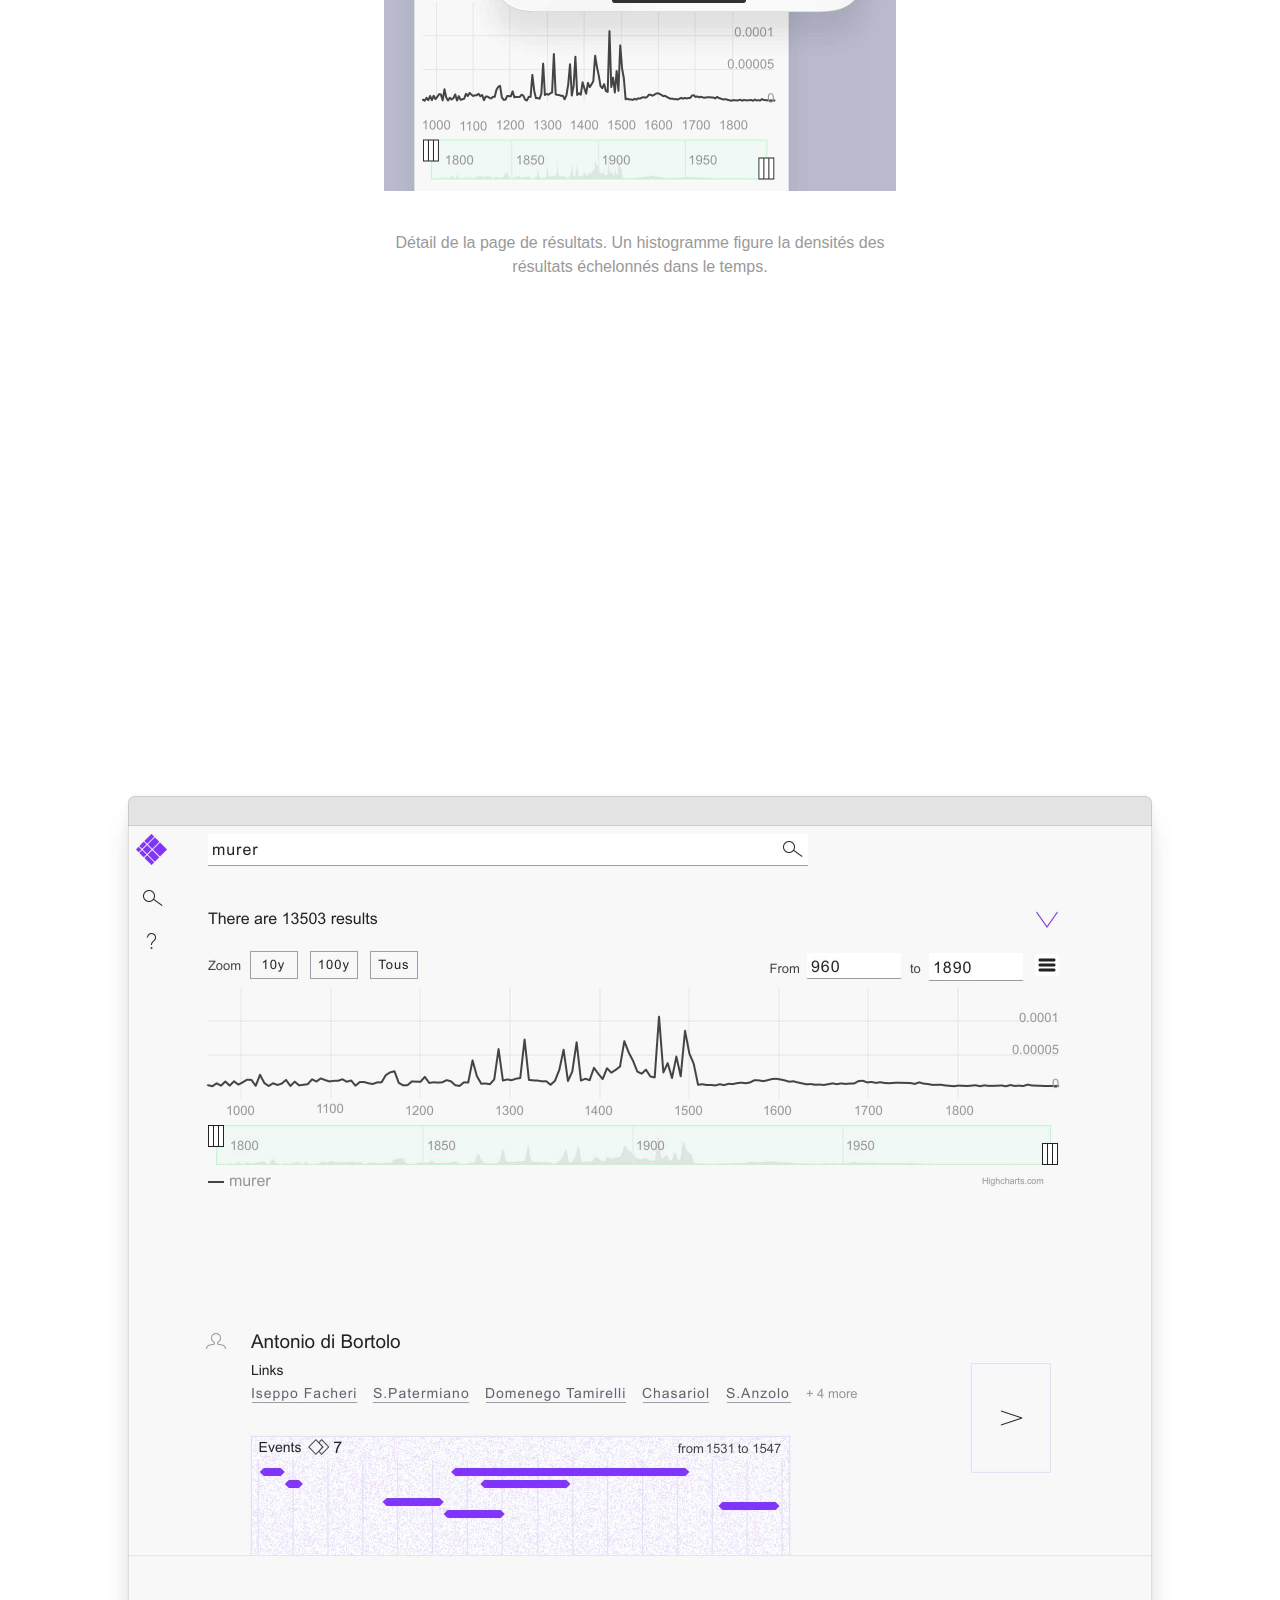
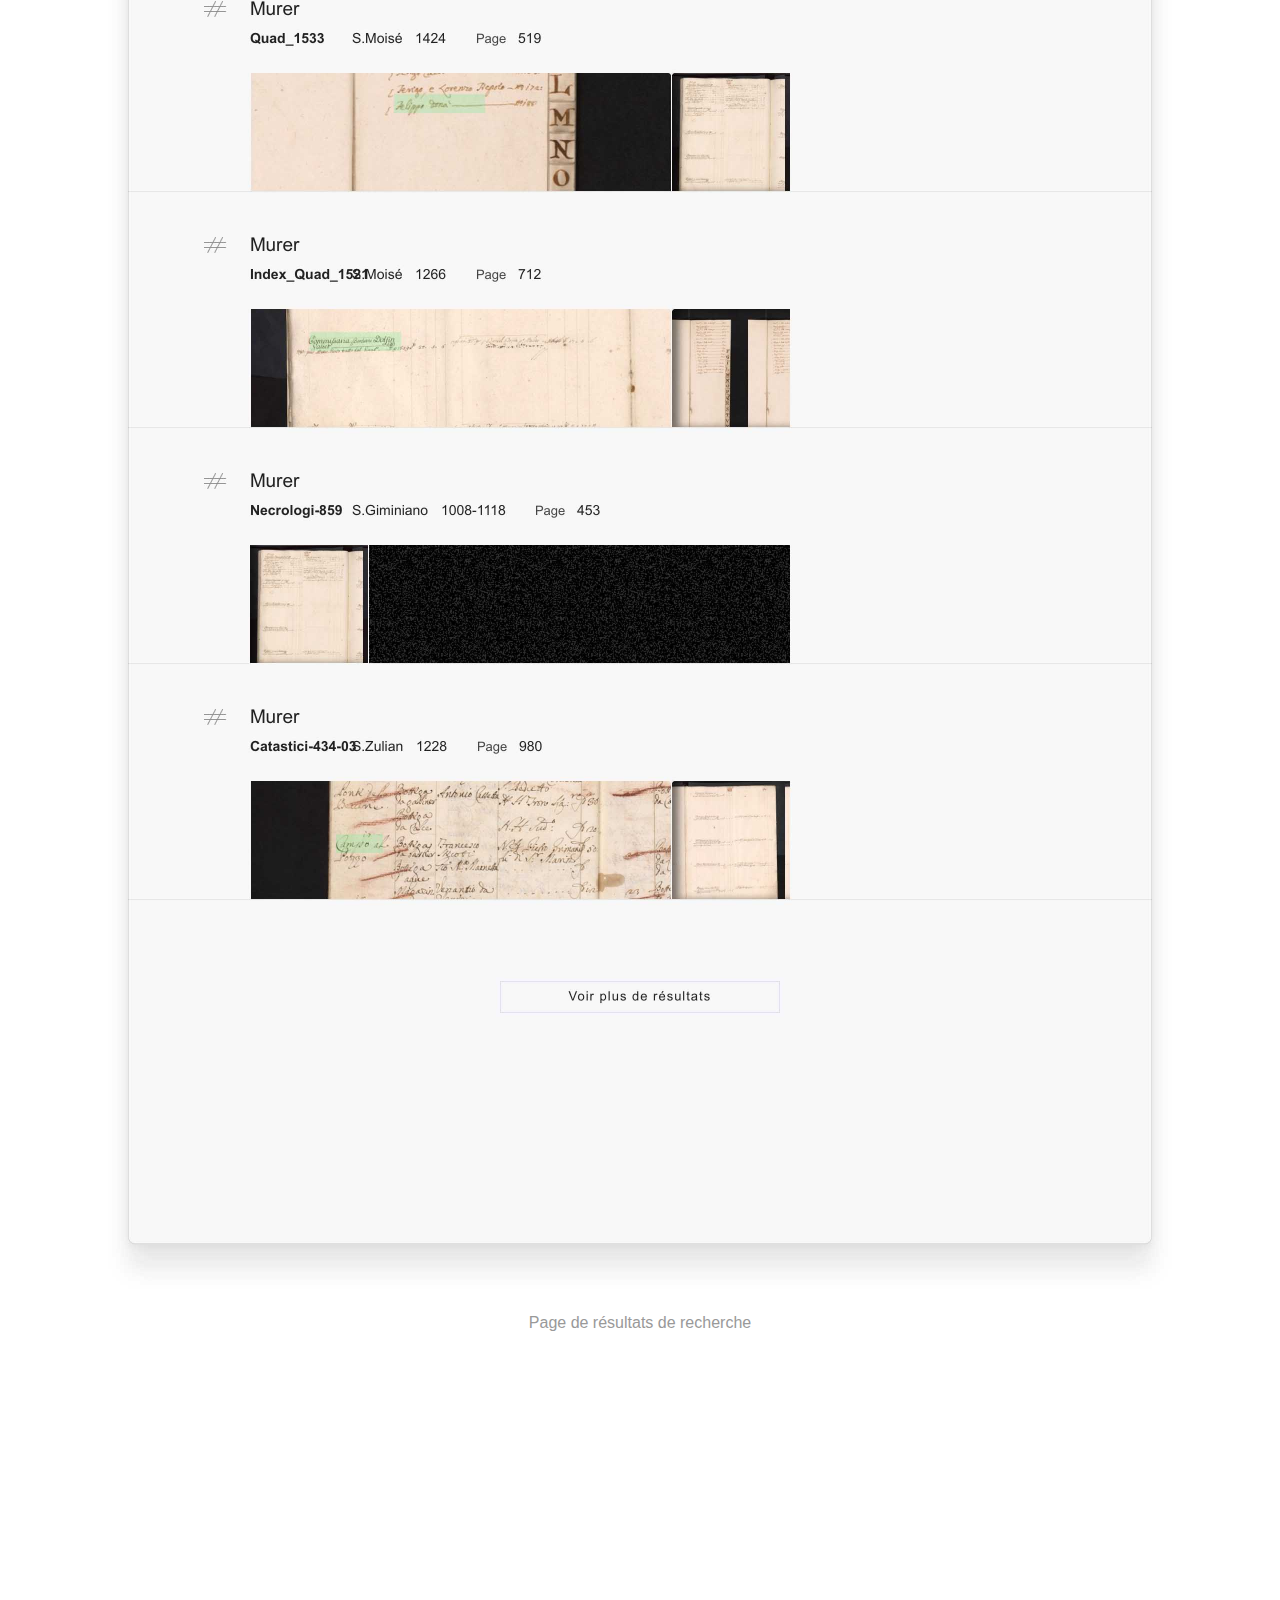
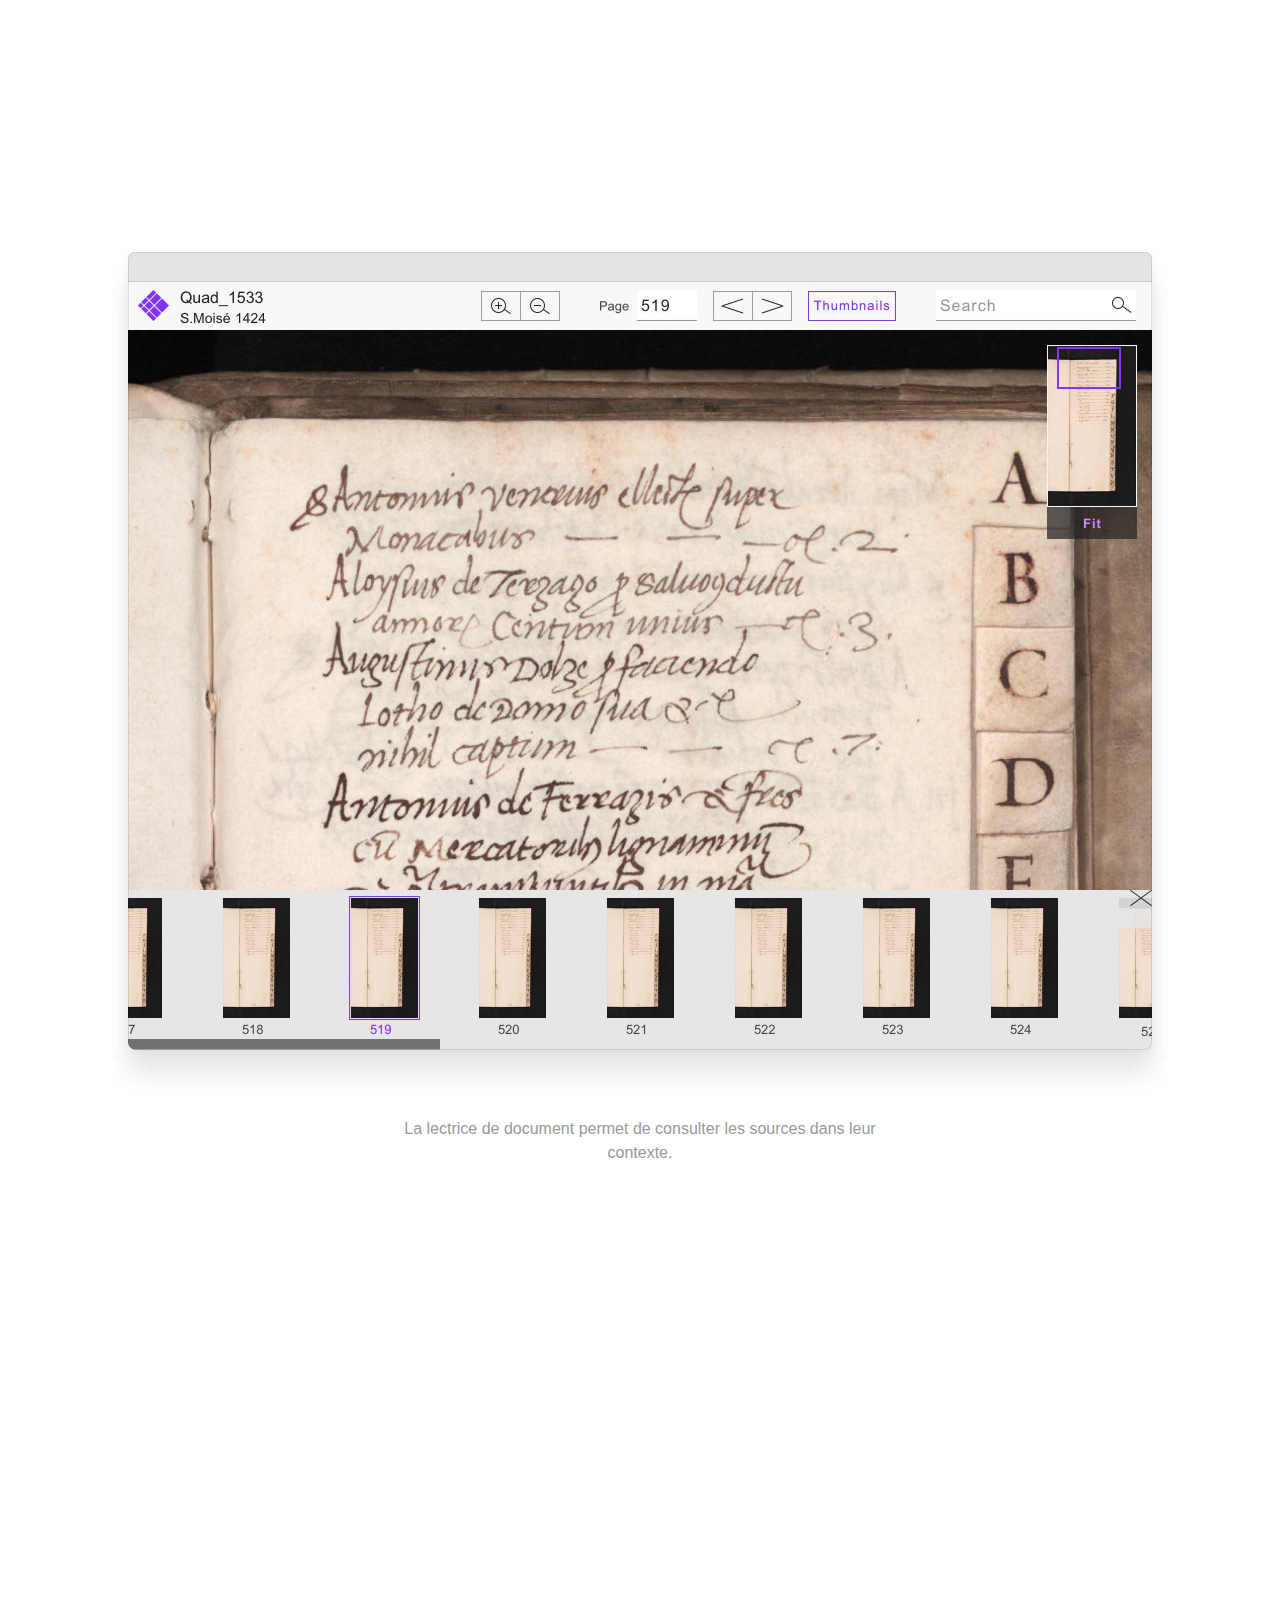
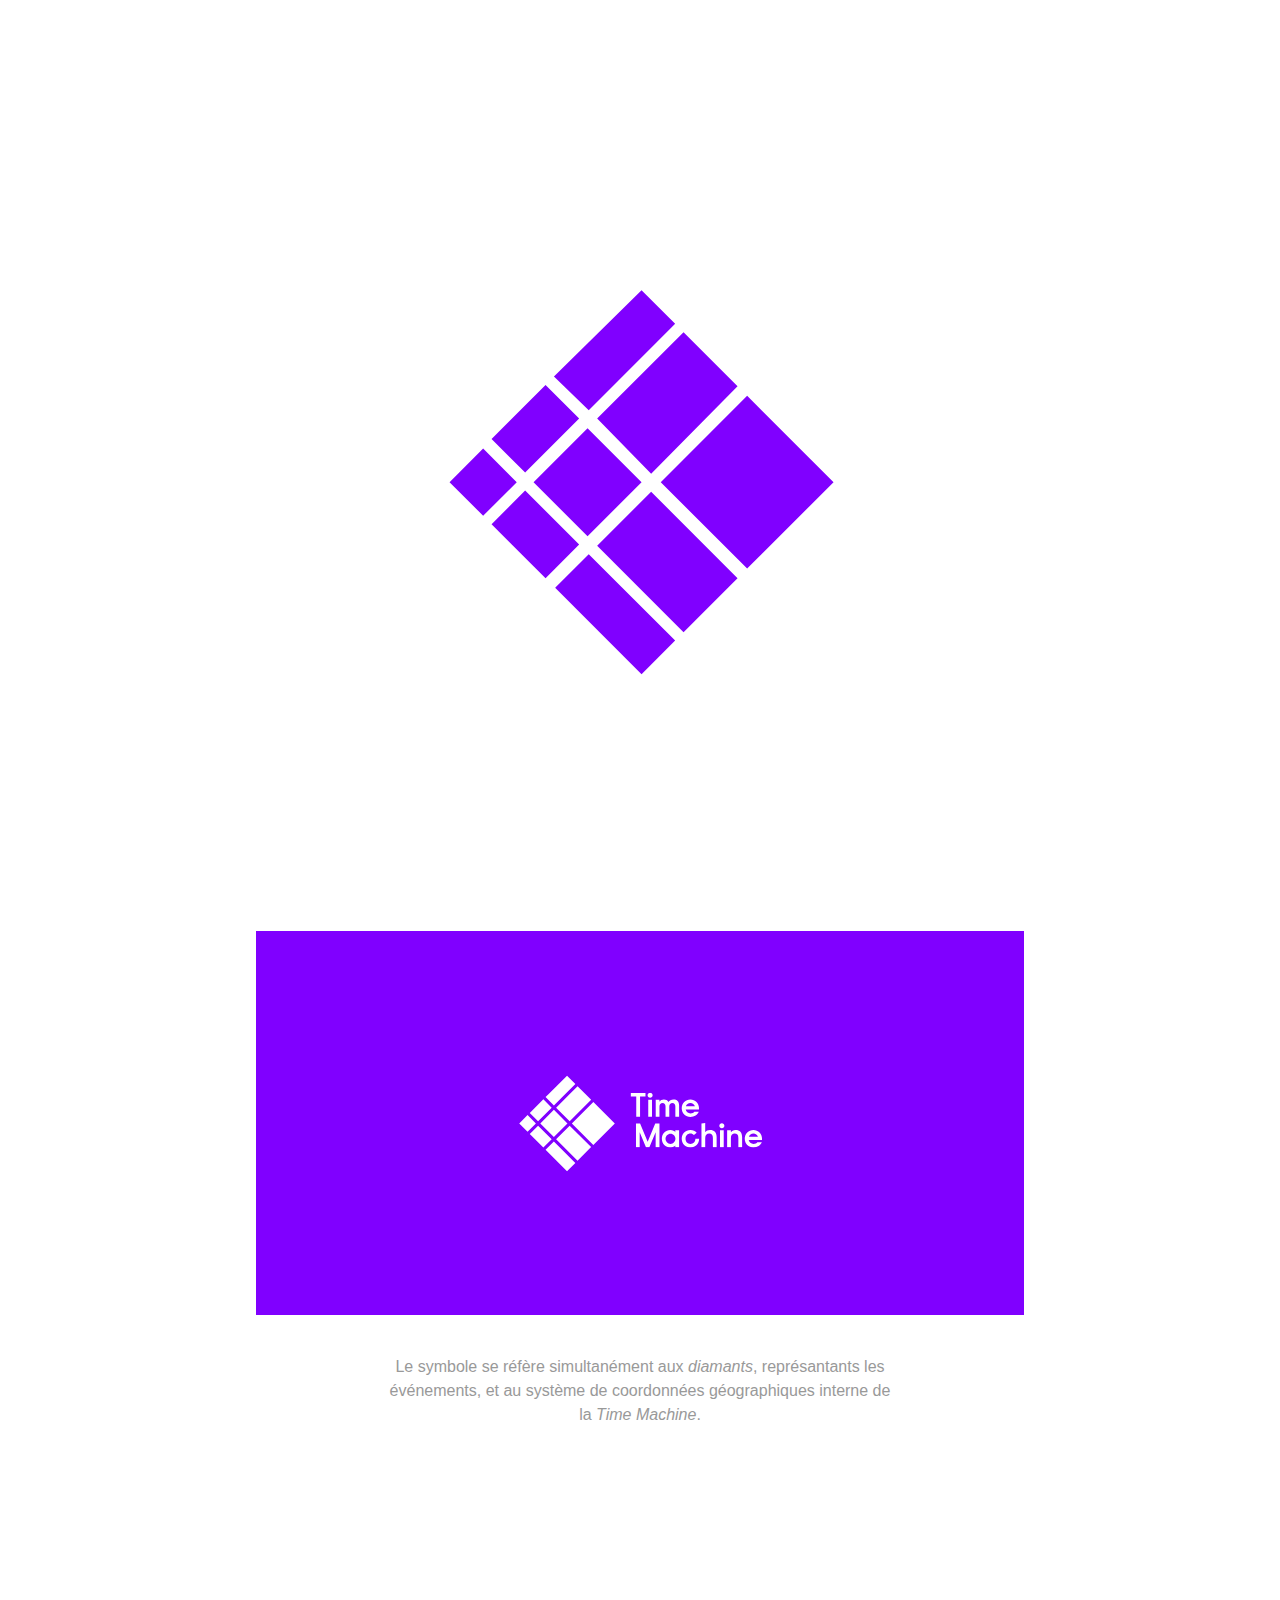
<file: vtm.html>
<!DOCTYPE html>
<html>
	<head>
		<meta charset="utf-8">
		<meta name="viewport" content="width=device-width, initial-scale=1">
		
		<title>Venice Time Machine × Lundi Mardi</title>
		
		<!-- // <script src="https://ajax.googleapis.com/ajax/libs/jquery/2.2.0/jquery.min.js"></script> -->
		<link href="css/styles-min.css" rel="stylesheet" type="text/css">
		
		<script src="libs/waypoints/lib/noframework.waypoints.min.js"></script>
		<script src="libs/waypoints/lib/shortcuts/inview.min.js"></script>
	</head>
	<body class="project">
<nav id="navigation" class="fixed w-100 w-50-l right-0 ph0-l ">
  <div class="scrollView nowrap overflow-x-auto h3 w-100-l right-0 flex-ns justify-between-ns ">
    <a id="masthead" href="index.html" class="dib mr4 ml3 pv3">LM </a>
    <a class="current-page-parent f5 dib mr3 pv3" href="index.html#projectItems" title="Travaux">Travaux</a>
    <!-- <a class="f5 dib mr3 pv3" href="index.html#services" title="Services">Services</a> -->
    <a class="f5 dib mr3 pv3" href="index.html#references" title="Références">Références</a>
    <!-- <a class=" f5 dib mr3 pv3" href="index.html#about" title="À propos">À propos</a> -->
    <a class="f5 dib mr3 pv3" href="index.html#contact" title="Contact">Contact</a>
    <!-- <a class="link dim f5 black dib mr3" href="#" title="Link 3">English</a> -->
  </div>
</nav>

<article class="work">
    <p>Venice Time Machine est un grand chantier de recherche mené par le DHlab de l’EPFL. Le projet ambitionne de transformer des siècles d’archives en données, puis de les mettre en réseau pour reconstituer le passé à l’aide d’algorithmes.</p>
    <p>Confronté aux besoins de donner accès aux données déjà numérisées et de faire converger plusieurs projets de recherche en une interface unifiée, le DHlab m’a intégré pour explorer différents concepts d’interface.</p>
    <p>Avec <a href="http://www.lbconsulting.info">Laurent Bolli</a></p>
  <div class="image-bloc">
    <figure>
    <img src="images/VTM-Browse.jpg">
    <figcaption>Navigateur spatio-temporel inspiré des séquenceurs audiovisuels.</figcaption>
    </figure>
  </div>
  <div class="image-bloc">
    <figure>
      <div class="detail-crop">
        <img src="images/VTM-Browse-CloseUp.jpg">
      </div>
    <figcaption>Chaque événement est figuré par un <em>diamant</em>. Dans le <em>séquenceur</em> (Timeline) la longueur du <em>diamant</em> correspont à une durée dans le temps.</figcaption>
    </figure>
  </div>
  <div class="image-bloc">
    <figure>
      
      <img src="images/VTM-BrowseCadastre.jpg">
      <figcaption>
        La vue de la carte permet de superposer différentes représentations géographiques (Cartes anciennes, vues aériennes ou satellitaires, photogramétrie).
      </figcaption>
    </figure>
  </div>
  <div class="image-bloc">
    <figure>
      <div class="detail-crop">
        <img src="images/VTM-Blank-and-Error-states.jpg">
      </div>
      <figcaption>
        Messages en cas d'absence de contenu ou d'erreur.
      </figcaption>
    </figure>
  </div>
  <div class="image-bloc">
    <figure>
      <div class="detail-crop">
        <img src="images/VTM-Map-Markers.svg">
      </div>
      <figcaption>
        Marqueurs géographiques
      </figcaption>
    </figure>
  </div>

  <div class="image-bloc">
    <figure>
      <img src="images/VTM-Search-Home.jpg">
      <figcaption>
        La page d'accueil contient uniquement un champ de recherche.
      </figcaption>
    </figure>
  </div>
  <div class="image-bloc">
    <figure>
      <img src="images/VTM-Search-Tips.jpg">
      <figcaption>
        Les exemples de recherches complexes sont disponibles directement dans l'interface.
      </figcaption>
    </figure>
  </div>
  <div class="image-bloc">
      <figure>
        <div class="detail-crop">
          <img src="images/VTM-Search-Results-CloseUp.jpg">
        </div>
        <figcaption>
          Détail de la page de résultats. Un histogramme figure la densités des résultats échelonnés dans le temps.
        </figcaption>
      </figure>
  </div>
  <div class="image-bloc">
    <figure>
      <img src="images/VTM-Search-Results.jpg">
      <figcaption>
        Page de résultats de recherche
      </figcaption>
    </figure>
  </div>
  <div class="image-bloc">
    <figure>
      <img src="images/VTM-Document-Viewer.jpg">
      <figcaption>
        La lectrice de document permet de consulter les sources dans leur contexte.
      </figcaption>
    </figure>
  </div>
  <div class="image-bloc">
    <figure>
      <img src="images/VTM-Identity-Symbol.svg">
      <div class="detail-crop bg-vtm-violet">
        <img src="images/VTM-Identity-Logo.svg">
      </div>
      <figcaption>
        Le symbole se réfère simultanément aux <i>diamants</i>, représantants les événements, et au système de coordonnées géographiques interne de la <i>Time Machine</i>.
      </figcaption>
    </figure>
  </div>
  <div class="image-bloc">
    <figure>
      
    <img src="images/VTM-TimeMachineEU.jpg">
    <figcaption>
      Site web promouvant l'extention du projet au niveau européen.
    </figcaption></figure>
  </div>
</article>

    
    <footer class="flex justify-center">
      <a class="flag" href="index.html#intro">
        <img src="images/Drapeau.svg">
      </a>
    </footer>
  </body>
  <script src="javascript/min/colorReverser-min.js"></script>
  <script src="javascript/min/video-reader-min.js"></script>
  <script src="javascript/min/accordion-min.js"></script>
  <script src="javascript/min/onLoader-min.js"></script>

</html>
</file>
